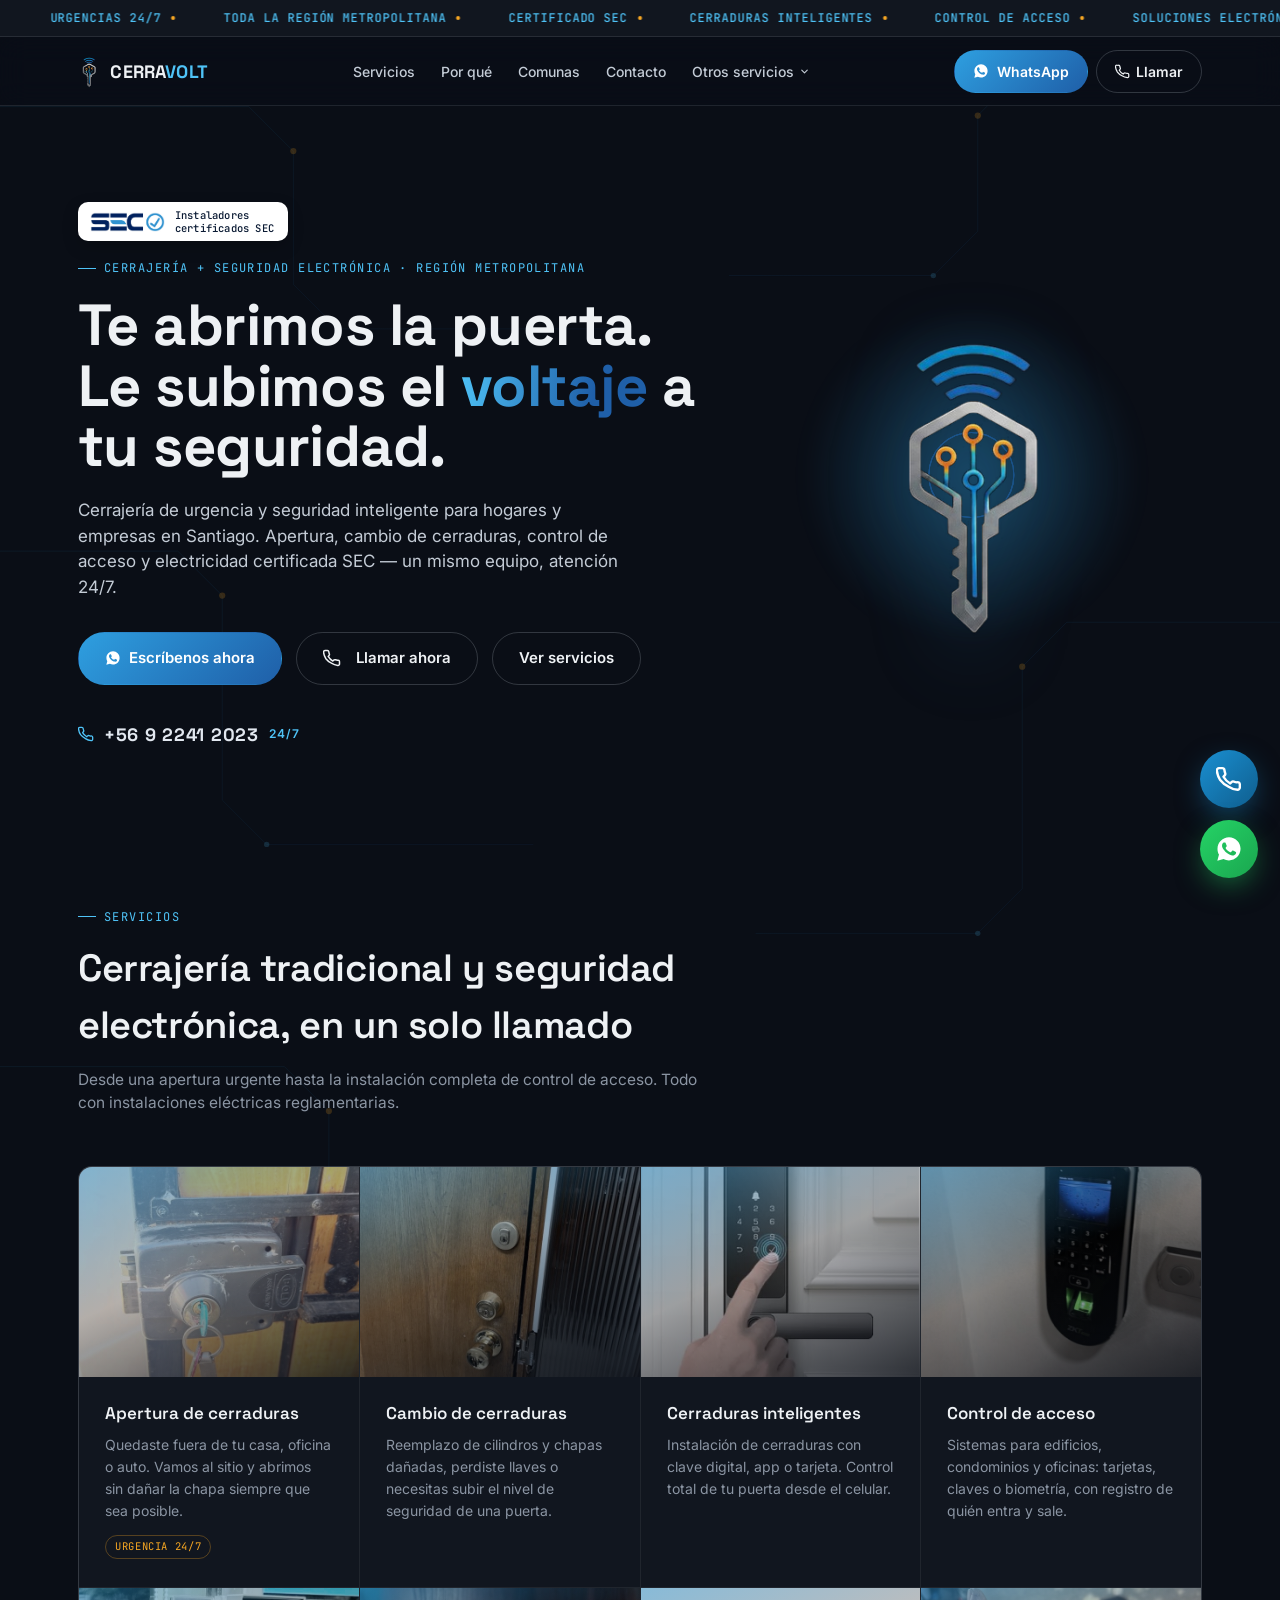
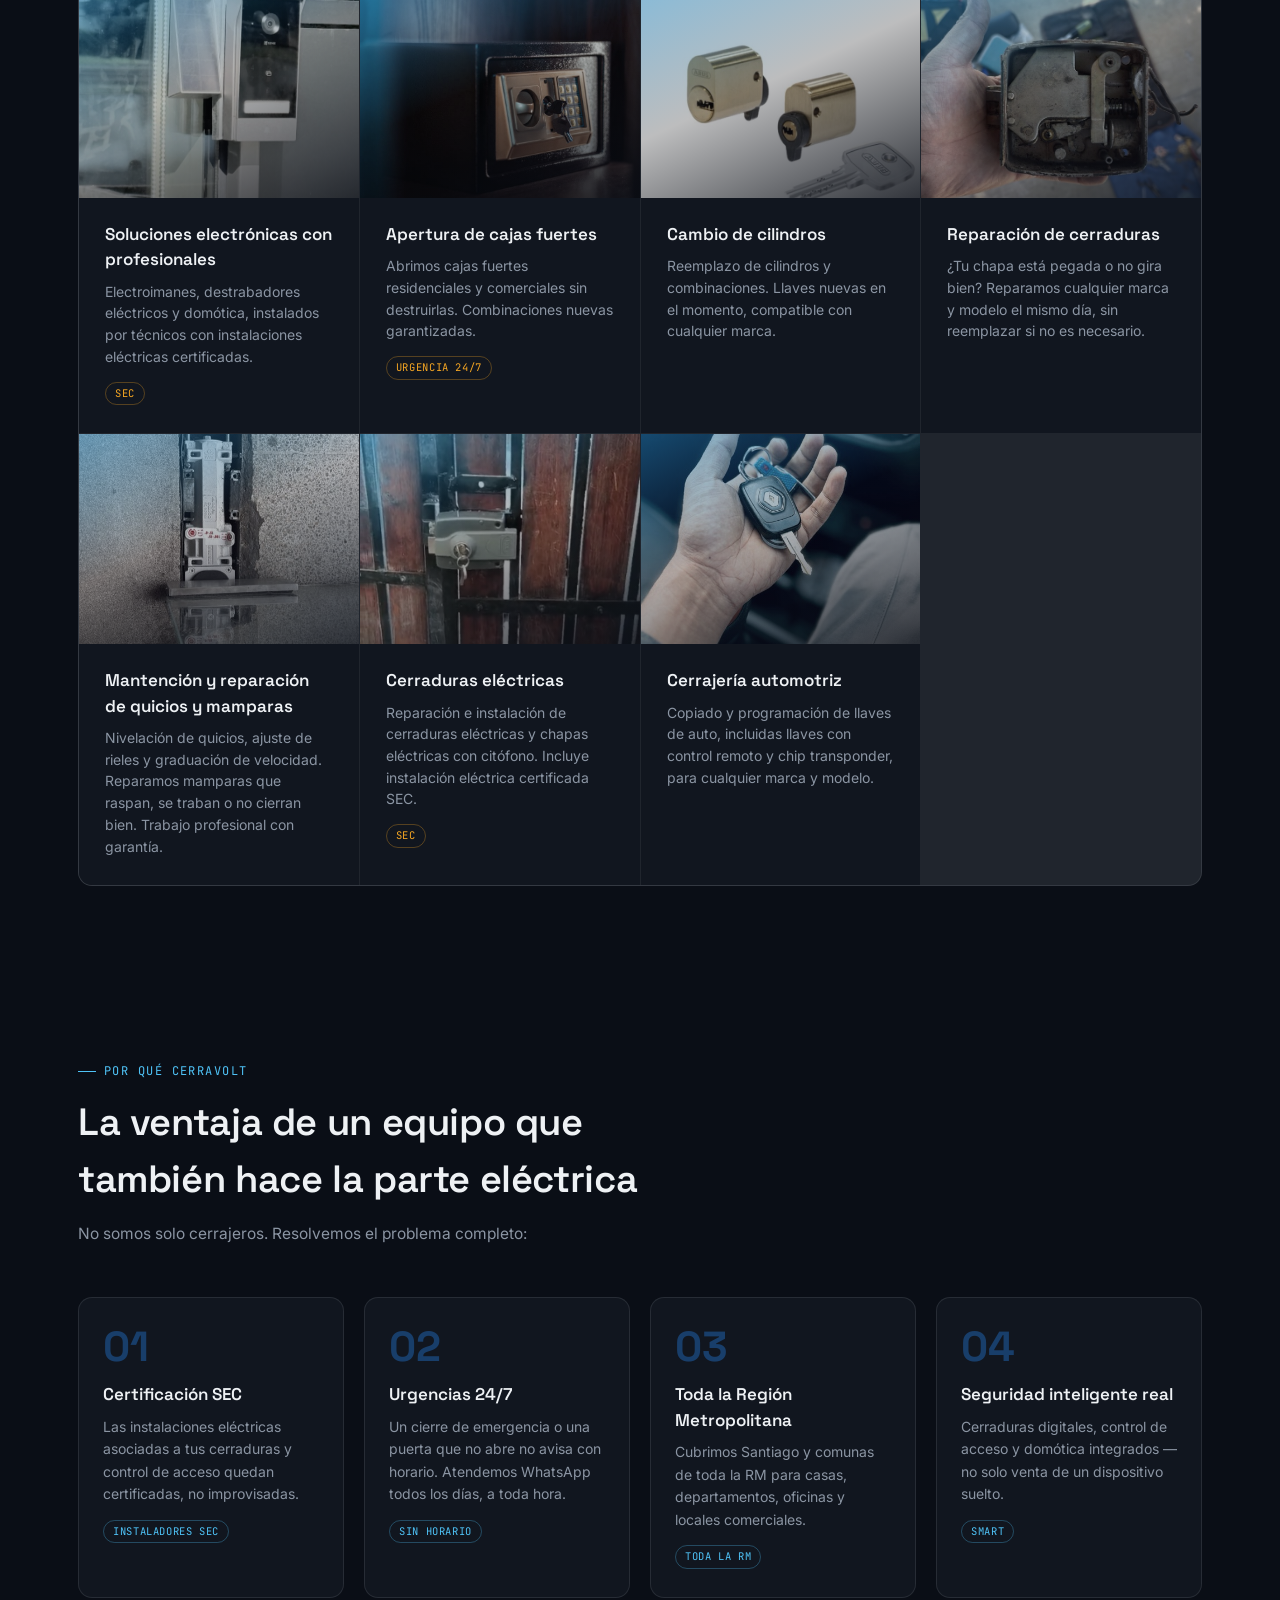
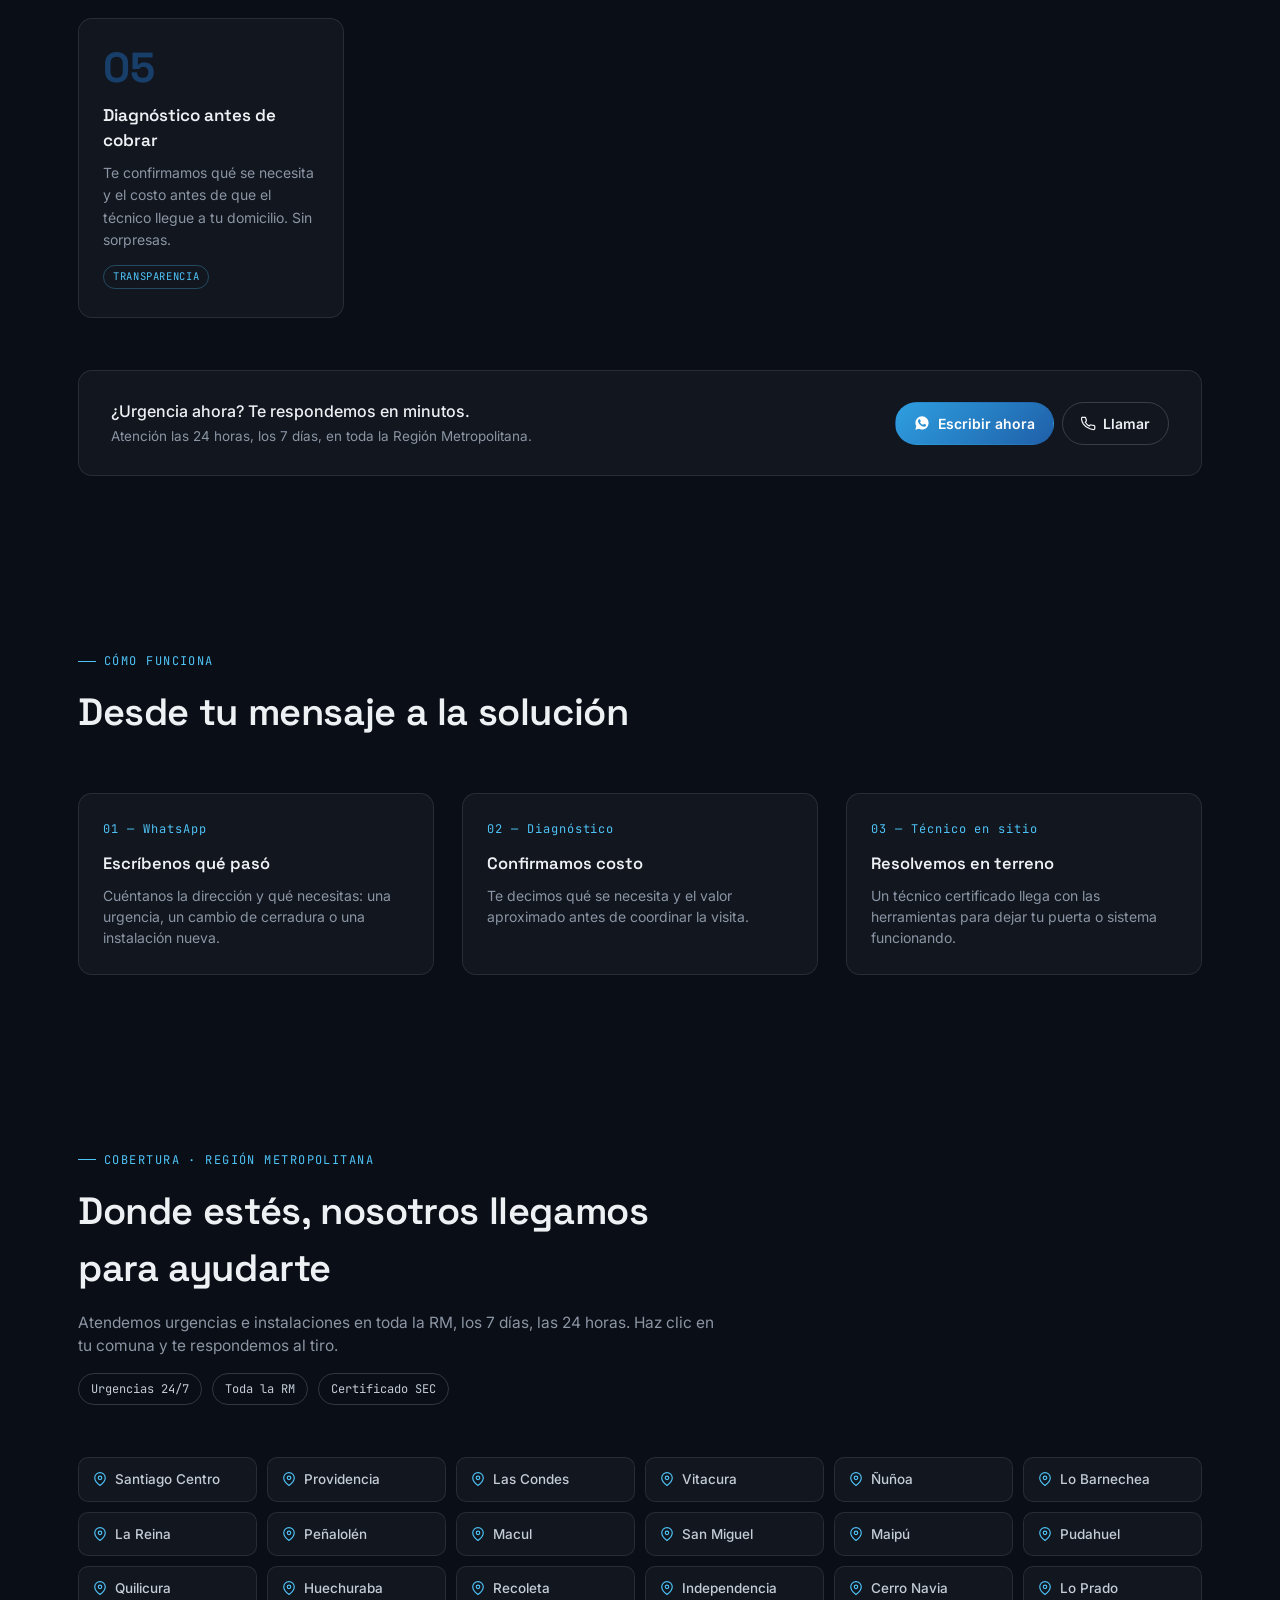
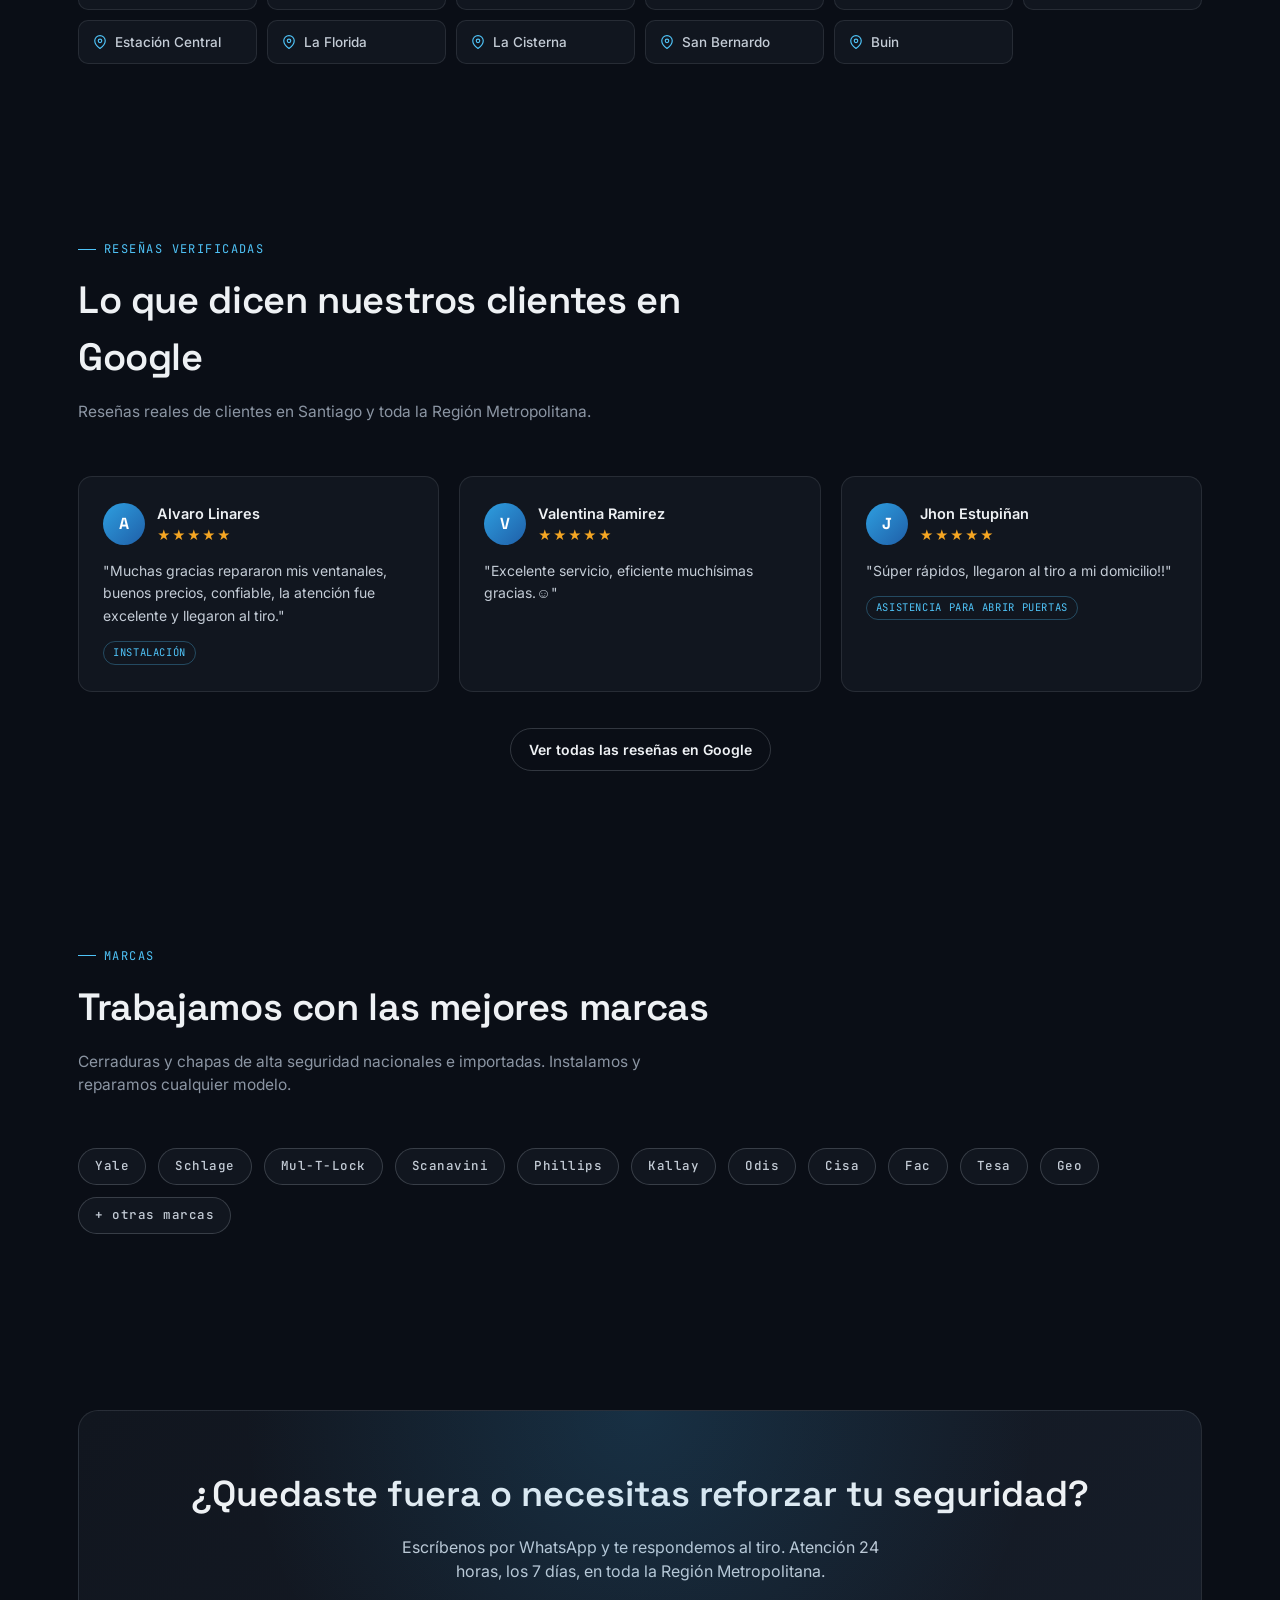
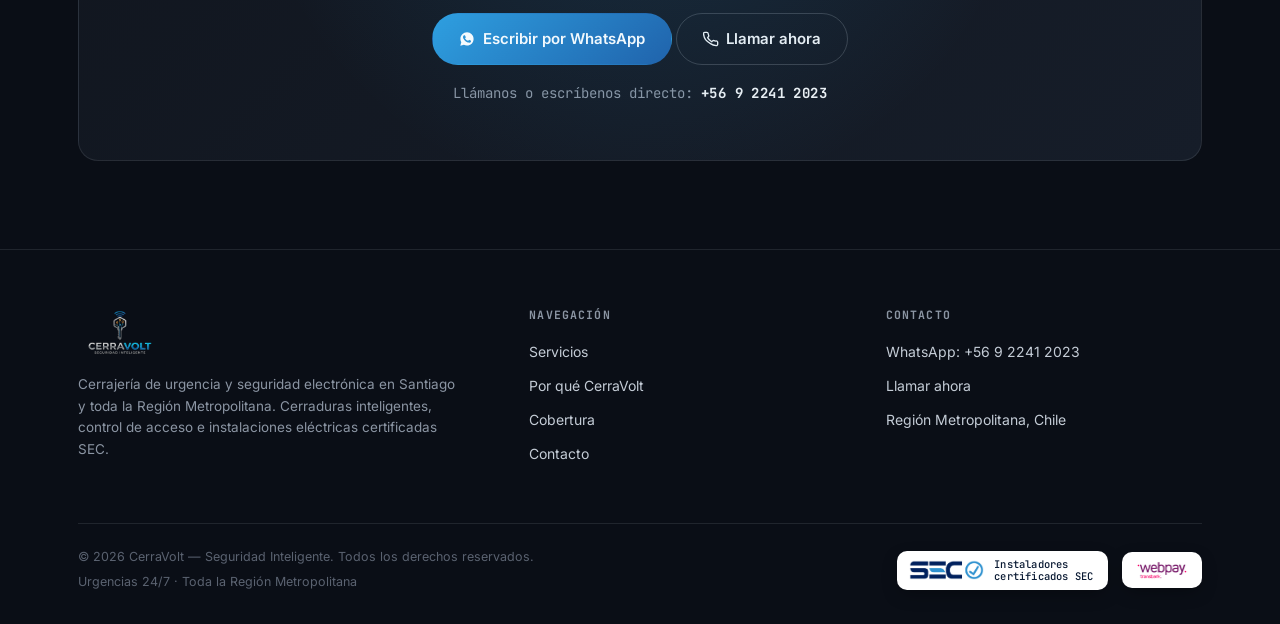
<file: index.html>
<!DOCTYPE html>
<html lang="es-CL">
<head>
<meta charset="UTF-8">
<meta name="viewport" content="width=device-width, initial-scale=1.0">
<!-- Google Tag Manager -->
<script>(function(w,d,s,l,i){w[l]=w[l]||[];w[l].push({'gtm.start':
new Date().getTime(),event:'gtm.js'});var f=d.getElementsByTagName(s)[0],
j=d.createElement(s),dl=l!='dataLayer'?'&l='+l:'';j.async=true;j.src=
'https://www.googletagmanager.com/gtm.js?id='+i+dl;f.parentNode.insertBefore(j,f);
})(window,document,'script','dataLayer','GTM-NPRLC8XR');</script>
<!-- End Google Tag Manager -->
<!-- Google tag (gtag.js) -->
<script async src="https://www.googletagmanager.com/gtag/js?id=AW-18318931266"></script>
<script>
  window.dataLayer = window.dataLayer || [];
  function gtag(){dataLayer.push(arguments);}
  gtag('js', new Date());

  gtag('config', 'AW-18318931266');
</script>
<!-- Event snippet for Contacto conversion page -->
<script>
function gtag_report_conversion(url) {
  var callback = function () {
    if (typeof(url) != 'undefined') {
      window.location = url;
    }
  };
  gtag('event', 'conversion', {
      'send_to': 'AW-18318931266/LsunCIqEoPIcEMLqkp9E',
      'event_callback': callback
  });
  return false;
}
</script>
<title>CerraVolt | Cerrajero de Urgencia y Seguridad Inteligente en Santiago RM</title>
<meta name="description" content="CerraVolt: cerrajería de urgencia 24/7 en toda la Región Metropolitana. Cambio de cerraduras, cerraduras inteligentes, control de acceso y electricidad certificada SEC.">
<link rel="icon" href="assets/img/logo-icon.png">
<link rel="preconnect" href="https://fonts.googleapis.com">
<link rel="preconnect" href="https://fonts.gstatic.com" crossorigin>
<link href="https://fonts.googleapis.com/css2?family=Space+Grotesk:wght@400;500;600;700&family=Inter:wght@400;500;600;700&family=JetBrains+Mono:wght@400;500&display=swap" rel="stylesheet">
<link rel="stylesheet" href="assets/css/site.css">
</head>
<body>
<!-- Google Tag Manager (noscript) -->
<noscript><iframe src="https://www.googletagmanager.com/ns.html?id=GTM-NPRLC8XR"
height="0" width="0" style="display:none;visibility:hidden"></iframe></noscript>
<!-- End Google Tag Manager (noscript) -->

<svg class="circuit-bg" id="circuitBg" viewBox="0 0 1440 1600" preserveAspectRatio="xMidYMin slice" xmlns="http://www.w3.org/2000/svg">
  <defs>
    <linearGradient id="traceGrad" x1="0" y1="0" x2="1" y2="1">
      <stop offset="0%" stop-color="#2e9fe0"/>
      <stop offset="100%" stop-color="#1f5fa8"/>
    </linearGradient>
  </defs>
  <g stroke="url(#traceGrad)" stroke-width="1" fill="none" opacity="0.18">
    <path d="M -50 120 H 280 L 330 170 V 320 L 380 370 H 700"/>
    <path d="M 1500 80 H 1150 L 1100 130 V 260 L 1050 310 H 820"/>
    <path d="M -50 620 H 200 L 250 670 V 900 L 300 950 H 600"/>
    <path d="M 1500 700 H 1200 L 1150 750 V 1000 L 1100 1050 H 850"/>
    <path d="M -50 1200 H 320 L 370 1250 V 1450 H 700"/>
  </g>
  <g fill="#f5a623" opacity="0.35">
    <circle cx="330" cy="170" r="3.5"/>
    <circle cx="1100" cy="130" r="3.5"/>
    <circle cx="250" cy="670" r="3.5"/>
    <circle cx="1150" cy="750" r="3.5"/>
    <circle cx="370" cy="1250" r="3.5"/>
  </g>
  <g fill="#4fc3f7" opacity="0.3">
    <circle cx="380" cy="370" r="3"/>
    <circle cx="1050" cy="310" r="3"/>
    <circle cx="300" cy="950" r="3"/>
    <circle cx="1100" cy="1050" r="3"/>
  </g>
</svg>

<div class="marquee">
  <div class="wrap" style="padding:0;">
    <div class="marquee-track" id="marqueeTrack">
    </div>
  </div>
</div>

<header class="nav">
  <div class="wrap nav-inner">
    <a href="#top" class="brand">
      <img src="assets/img/logo-icon.png" alt="CerraVolt">
      <span class="word">CERRA<span class="volt">VOLT</span></span>
    </a>
    <button type="button" class="nav-mobile-toggle" id="navMobileToggle" aria-label="Abrir menú" aria-expanded="false" aria-controls="navMobileMenu">
      <svg width="22" height="22" viewBox="0 0 24 24" fill="none" stroke="currentColor" stroke-width="2" stroke-linecap="round" stroke-linejoin="round"><line x1="3" y1="6" x2="21" y2="6"/><line x1="3" y1="12" x2="21" y2="12"/><line x1="3" y1="18" x2="21" y2="18"/></svg>
    </button>
    <nav class="nav-links">
      <a href="#servicios">Servicios</a>
      <a href="#por-que">Por qué</a>
      <a href="#cobertura">Comunas</a>
      <a href="#contacto">Contacto</a>
      <div class="nav-dropdown">
        <a href="#" class="nav-dropdown-toggle" onclick="return false;">
          Otros servicios
          <svg width="11" height="11" viewBox="0 0 24 24" fill="none" stroke="currentColor" stroke-width="2.5" stroke-linecap="round" stroke-linejoin="round"><polyline points="6 9 12 15 18 9"/></svg>
        </a>
        <div class="nav-dropdown-menu">
          <a href="quicios-vidrios/">Quicios, mamparas y vidrios</a>
          <a href="electricidad/">Soluciones eléctricas y electrónicas</a>
        </div>
      </div>
    </nav>
    <div style="display:flex;align-items:center;gap:8px;">
    <a class="btn btn-primary" id="navWaBtn" href="#" target="_blank" rel="noopener">
      <svg class="icon-wa" viewBox="0 0 24 24"><path fill="currentColor" d="M12.04 2C6.58 2 2.13 6.45 2.13 11.91c0 1.79.47 3.46 1.29 4.91L2 22l5.31-1.39c1.39.76 2.98 1.19 4.67 1.19h.01c5.46 0 9.91-4.45 9.91-9.91C21.9 6.45 17.5 2 12.04 2zm5.81 14.07c-.25.7-1.45 1.34-2 1.43-.51.08-1.15.11-1.86-.12-.43-.13-.98-.32-1.69-.62-2.97-1.28-4.91-4.27-5.06-4.47-.15-.2-1.21-1.61-1.21-3.07 0-1.46.77-2.18 1.04-2.47.27-.29.59-.36.79-.36.2 0 .4 0 .57.01.18.01.43-.07.67.51.25.6.85 2.07.92 2.22.07.15.12.33.02.53-.1.2-.15.32-.3.49-.15.17-.31.38-.45.51-.15.15-.3.31-.13.6.17.29.76 1.25 1.63 2.02 1.12 1 2.06 1.31 2.36 1.46.3.15.47.13.65-.08.18-.21.76-.88.96-1.18.2-.3.4-.25.67-.15.27.1 1.74.82 2.04.97.3.15.5.22.57.34.07.13.07.74-.18 1.44z"/></svg>
      WhatsApp
    </a>
    <a class="btn btn-ghost" href="tel:+56922412023" style="display:inline-flex;align-items:center;gap:6px;">
      <svg width="15" height="15" viewBox="0 0 24 24" fill="none" stroke="currentColor" stroke-width="2" stroke-linecap="round" stroke-linejoin="round"><path d="M22 16.92v3a2 2 0 01-2.18 2 19.79 19.79 0 01-8.63-3.07A19.5 19.5 0 013.86 13a19.79 19.79 0 01-3.07-8.67A2 2 0 012.77 2h3a2 2 0 012 1.72c.127.96.361 1.903.7 2.81a2 2 0 01-.45 2.11L6.91 9.91a16 16 0 006.18 6.18l1.27-1.27a2 2 0 012.11-.45c.907.339 1.85.573 2.81.7A2 2 0 0122 16.92z"/></svg>
      Llamar
    </a>
    </div>
  </div>
  <div class="nav-mobile-menu" id="navMobileMenu">
    <a href="#servicios">Servicios</a>
    <a href="#por-que">Por qué CerraVolt</a>
    <a href="#cobertura">Comunas</a>
    <a href="#marcas">Marcas</a>
    <a href="#contacto">Contacto</a>
    <div class="nav-mobile-divider"></div>
    <span class="nav-mobile-label">Otros servicios</span>
    <a href="quicios-vidrios/">Quicios, mamparas y vidrios</a>
    <a href="electricidad/">Soluciones eléctricas y electrónicas</a>
    <div class="nav-mobile-divider"></div>
    <a class="btn btn-primary nav-mobile-wa-btn" href="#" target="_blank" rel="noopener">
      <svg class="icon-wa" viewBox="0 0 24 24"><path fill="currentColor" d="M12.04 2C6.58 2 2.13 6.45 2.13 11.91c0 1.79.47 3.46 1.29 4.91L2 22l5.31-1.39c1.39.76 2.98 1.19 4.67 1.19h.01c5.46 0 9.91-4.45 9.91-9.91C21.9 6.45 17.5 2 12.04 2zm5.81 14.07c-.25.7-1.45 1.34-2 1.43-.51.08-1.15.11-1.86-.12-.43-.13-.98-.32-1.69-.62-2.97-1.28-4.91-4.27-5.06-4.47-.15-.2-1.21-1.61-1.21-3.07 0-1.46.77-2.18 1.04-2.47.27-.29.59-.36.79-.36.2 0 .4 0 .57.01.18.01.43-.07.67.51.25.6.85 2.07.92 2.22.07.15.12.33.02.53-.1.2-.15.32-.3.49-.15.17-.31.38-.45.51-.15.15-.3.31-.13.6.17.29.76 1.25 1.63 2.02 1.12 1 2.06 1.31 2.36 1.46.3.15.47.13.65-.08.18-.21.76-.88.96-1.18.2-.3.4-.25.67-.15.27.1 1.74.82 2.04.97.3.15.5.22.57.34.07.13.07.74-.18 1.44z"/></svg>
      Escribir por WhatsApp
    </a>
    <a class="btn btn-ghost" href="tel:+56922412023" style="display:inline-flex;align-items:center;justify-content:center;gap:6px;">
      <svg width="15" height="15" viewBox="0 0 24 24" fill="none" stroke="currentColor" stroke-width="2" stroke-linecap="round" stroke-linejoin="round"><path d="M22 16.92v3a2 2 0 01-2.18 2 19.79 19.79 0 01-8.63-3.07A19.5 19.5 0 013.86 13a19.79 19.79 0 01-3.07-8.67A2 2 0 012.77 2h3a2 2 0 012 1.72c.127.96.361 1.903.7 2.81a2 2 0 01-.45 2.11L6.91 9.91a16 16 0 006.18 6.18l1.27-1.27a2 2 0 012.11-.45c.907.339 1.85.573 2.81.7A2 2 0 0122 16.92z"/></svg>
      Llamar ahora
    </a>
  </div>
</header>

<main id="top">

  <section class="hero">
    <div class="wrap hero-grid">
      <div>
        <div class="sec-badge" style="margin-bottom:18px;">
          <img src="assets/img/sec-badge.png" alt="SEC">
          <span>Instaladores<br>certificados SEC</span>
        </div>
        <div class="eyebrow">Cerrajería + seguridad electrónica · Región Metropolitana</div>
        <h1>Te abrimos la puerta.<br>Le subimos el <span class="accent">voltaje</span> a tu seguridad.</h1>
        <p class="lead">Cerrajería de urgencia y seguridad inteligente para hogares y empresas en Santiago. Apertura, cambio de cerraduras, control de acceso y electricidad certificada SEC — un mismo equipo, atención 24/7.</p>
        <div class="hero-cta">
          <a class="btn btn-primary btn-lg hero-wa-btn" href="#" target="_blank" rel="noopener">
            <svg class="icon-wa" viewBox="0 0 24 24"><path fill="currentColor" d="M12.04 2C6.58 2 2.13 6.45 2.13 11.91c0 1.79.47 3.46 1.29 4.91L2 22l5.31-1.39c1.39.76 2.98 1.19 4.67 1.19h.01c5.46 0 9.91-4.45 9.91-9.91C21.9 6.45 17.5 2 12.04 2zm5.81 14.07c-.25.7-1.45 1.34-2 1.43-.51.08-1.15.11-1.86-.12-.43-.13-.98-.32-1.69-.62-2.97-1.28-4.91-4.27-5.06-4.47-.15-.2-1.21-1.61-1.21-3.07 0-1.46.77-2.18 1.04-2.47.27-.29.59-.36.79-.36.2 0 .4 0 .57.01.18.01.43-.07.67.51.25.6.85 2.07.92 2.22.07.15.12.33.02.53-.1.2-.15.32-.3.49-.15.17-.31.38-.45.51-.15.15-.3.31-.13.6.17.29.76 1.25 1.63 2.02 1.12 1 2.06 1.31 2.36 1.46.3.15.47.13.65-.08.18-.21.76-.88.96-1.18.2-.3.4-.25.67-.15.27.1 1.74.82 2.04.97.3.15.5.22.57.34.07.13.07.74-.18 1.44z"/></svg>
            Escríbenos ahora
          </a>
          <a class="btn btn-ghost btn-lg" href="tel:+56922412023">
            <svg width="18" height="18" viewBox="0 0 24 24" fill="none" stroke="currentColor" stroke-width="2" stroke-linecap="round" stroke-linejoin="round" style="margin-right:7px;flex-shrink:0"><path d="M22 16.92v3a2 2 0 01-2.18 2 19.79 19.79 0 01-8.63-3.07A19.5 19.5 0 013.86 13a19.79 19.79 0 01-3.07-8.67A2 2 0 012.77 2h3a2 2 0 012 1.72c.127.96.361 1.903.7 2.81a2 2 0 01-.45 2.11L6.91 9.91a16 16 0 006.18 6.18l1.27-1.27a2 2 0 012.11-.45c.907.339 1.85.573 2.81.7A2 2 0 0122 16.92z"/></svg>
            Llamar ahora
          </a>
          <a class="btn btn-ghost btn-lg" href="#servicios">Ver servicios</a>
        </div>
        <div class="hero-phone-display" style="margin-top:14px; display:flex; align-items:center; gap:10px;">
          <svg width="16" height="16" viewBox="0 0 24 24" fill="none" stroke="#4fc3f7" stroke-width="2" stroke-linecap="round" stroke-linejoin="round"><path d="M22 16.92v3a2 2 0 01-2.18 2 19.79 19.79 0 01-8.63-3.07A19.5 19.5 0 013.86 13a19.79 19.79 0 01-3.07-8.67A2 2 0 012.77 2h3a2 2 0 012 1.72c.127.96.361 1.903.7 2.81a2 2 0 01-.45 2.11L6.91 9.91a16 16 0 006.18 6.18l1.27-1.27a2 2 0 012.11-.45c.907.339 1.85.573 2.81.7A2 2 0 0122 16.92z"/></svg>
          <a href="tel:+56922412023" style="color:#e2e8f0; font-size:18px; font-weight:700; letter-spacing:0.04em; text-decoration:none; font-family:var(--display);">+56 9 2241 2023</a>
          <span style="font-size:12px; color:#4fc3f7; font-weight:600; letter-spacing:0.08em;">24/7</span>
        </div>
      </div>
      <div class="hero-visual">
        <svg class="rings" viewBox="0 0 320 320">
          <circle class="ring r1" cx="160" cy="160" r="40"/>
          <circle class="ring r2" cx="160" cy="160" r="40"/>
          <circle class="ring r3" cx="160" cy="160" r="40"/>
        </svg>
        <div class="glow"></div>
        <img src="assets/img/hero-key.png" alt="Llave inteligente CerraVolt">
      </div>
    </div>
  </section>

  <section id="servicios">
    <div class="wrap">
      <div class="section-head">
        <div class="eyebrow">Servicios</div>
        <h2>Cerrajería tradicional y seguridad electrónica, en un solo llamado</h2>
        <p>Desde una apertura urgente hasta la instalación completa de control de acceso. Todo con instalaciones eléctricas reglamentarias.</p>
      </div>
      <div class="services-grid">

        <div class="service-card">
          <div class="thumb"><img src="assets/img/services/apertura-cerraduras.jpg" alt="Apertura de cerraduras" loading="lazy"></div>
          <div class="body">
            <h3>Apertura de cerraduras</h3>
            <p>Quedaste fuera de tu casa, oficina o auto. Vamos al sitio y abrimos sin dañar la chapa siempre que sea posible.</p>
          <span class="tag">Urgencia 24/7</span>
          </div>
        </div>

        <div class="service-card">
          <div class="thumb"><img src="assets/img/services/cambio-cerraduras.jpg" alt="Cambio de cerraduras" loading="lazy"></div>
          <div class="body">
            <h3>Cambio de cerraduras</h3>
            <p>Reemplazo de cilindros y chapas dañadas, perdiste llaves o necesitas subir el nivel de seguridad de una puerta.</p>
          </div>
        </div>

        <div class="service-card">
          <div class="thumb"><img src="assets/img/services/cerraduras-inteligentes.jpg" alt="Cerraduras inteligentes" loading="lazy"></div>
          <div class="body">
            <h3>Cerraduras inteligentes</h3>
            <p>Instalación de cerraduras con clave digital, app o tarjeta. Control total de tu puerta desde el celular.</p>
          </div>
        </div>

        <div class="service-card">
          <div class="thumb"><img src="assets/img/services/control-acceso.jpg" alt="Control de acceso" loading="lazy"></div>
          <div class="body">
            <h3>Control de acceso</h3>
            <p>Sistemas para edificios, condominios y oficinas: tarjetas, claves o biometría, con registro de quién entra y sale.</p>
          </div>
        </div>

        <div class="service-card">
          <div class="thumb"><img src="assets/img/services/soluciones-electronicas.jpg" alt="Soluciones electrónicas con profesionales" loading="lazy"></div>
          <div class="body">
            <h3>Soluciones electrónicas con profesionales</h3>
            <p>Electroimanes, destrabadores eléctricos y domótica, instalados por técnicos con instalaciones eléctricas certificadas.</p>
          <span class="tag">SEC</span>
          </div>
        </div>

        <div class="service-card">
          <div class="thumb"><img src="assets/img/services/cajas-fuertes.jpg" alt="Apertura de cajas fuertes" loading="lazy"></div>
          <div class="body">
            <h3>Apertura de cajas fuertes</h3>
            <p>Abrimos cajas fuertes residenciales y comerciales sin destruirlas. Combinaciones nuevas garantizadas.</p>
          <span class="tag">Urgencia 24/7</span>
          </div>
        </div>

        <div class="service-card">
          <div class="thumb"><img src="assets/img/services/cambio-cilindros.jpg" alt="Cambio de cilindros" loading="lazy"></div>
          <div class="body">
            <h3>Cambio de cilindros</h3>
            <p>Reemplazo de cilindros y combinaciones. Llaves nuevas en el momento, compatible con cualquier marca.</p>
          </div>
        </div>

        <div class="service-card">
          <div class="thumb"><img src="assets/img/services/reparacion-cerraduras.jpg" alt="Reparación de cerraduras" loading="lazy"></div>
          <div class="body">
            <h3>Reparación de cerraduras</h3>
            <p>¿Tu chapa está pegada o no gira bien? Reparamos cualquier marca y modelo el mismo día, sin reemplazar si no es necesario.</p>
          </div>
        </div>

        <div class="service-card">
          <div class="thumb"><img src="assets/img/services/quicios-mamparas.jpg" alt="Mantención y reparación de quicios y mamparas" loading="lazy"></div>
          <div class="body">
            <h3>Mantención y reparación de quicios y mamparas</h3>
            <p>Nivelación de quicios, ajuste de rieles y graduación de velocidad. Reparamos mamparas que raspan, se traban o no cierran bien. Trabajo profesional con garantía.</p>
          </div>
        </div>

        <div class="service-card">
          <div class="thumb"><img src="assets/img/services/cerraduras-electricas.jpg" alt="Cerraduras eléctricas" loading="lazy"></div>
          <div class="body">
            <h3>Cerraduras eléctricas</h3>
            <p>Reparación e instalación de cerraduras eléctricas y chapas eléctricas con citófono. Incluye instalación eléctrica certificada SEC.</p>
          <span class="tag">SEC</span>
          </div>
        </div>

        <div class="service-card">
          <div class="thumb"><img src="assets/img/services/cerrajeria-automotriz.jpg" alt="Cerrajería automotriz" loading="lazy"></div>
          <div class="body">
            <h3>Cerrajería automotriz</h3>
            <p>Copiado y programación de llaves de auto, incluidas llaves con control remoto y chip transponder, para cualquier marca y modelo.</p>
          </div>
        </div>

      </div>
    </div>
  </section>

  <section id="por-que">
    <div class="wrap">
      <div class="section-head">
        <div class="eyebrow">Por qué CerraVolt</div>
        <h2>La ventaja de un equipo que también hace la parte eléctrica</h2>
        <p>No somos solo cerrajeros. Resolvemos el problema completo:</p>
      </div>
      <div class="why-cards">
        <div class="why-card">
          <div class="wn">01</div>
          <h3>Certificación SEC</h3>
          <p>Las instalaciones eléctricas asociadas a tus cerraduras y control de acceso quedan certificadas, no improvisadas.</p>
          <span class="wtag">Instaladores SEC</span>
        </div>
        <div class="why-card">
          <div class="wn">02</div>
          <h3>Urgencias 24/7</h3>
          <p>Un cierre de emergencia o una puerta que no abre no avisa con horario. Atendemos WhatsApp todos los días, a toda hora.</p>
          <span class="wtag">Sin horario</span>
        </div>
        <div class="why-card">
          <div class="wn">03</div>
          <h3>Toda la Región Metropolitana</h3>
          <p>Cubrimos Santiago y comunas de toda la RM para casas, departamentos, oficinas y locales comerciales.</p>
          <span class="wtag">Toda la RM</span>
        </div>
        <div class="why-card">
          <div class="wn">04</div>
          <h3>Seguridad inteligente real</h3>
          <p>Cerraduras digitales, control de acceso y domótica integrados — no solo venta de un dispositivo suelto.</p>
          <span class="wtag">Smart</span>
        </div>
        <div class="why-card">
          <div class="wn">05</div>
          <h3>Diagnóstico antes de cobrar</h3>
          <p>Te confirmamos qué se necesita y el costo antes de que el técnico llegue a tu domicilio. Sin sorpresas.</p>
          <span class="wtag">Transparencia</span>
        </div>
      </div>
      <div class="mid-cta">
        <div>
          <p>¿Urgencia ahora? Te respondemos en minutos.</p>
          <span>Atención las 24 horas, los 7 días, en toda la Región Metropolitana.</span>
        </div>
        <div style="display:flex;align-items:center;gap:8px;">
        <a class="btn btn-primary" id="midWaBtn" href="#" target="_blank" rel="noopener">
          <svg width="16" height="16" viewBox="0 0 24 24"><path fill="currentColor" d="M12.04 2C6.58 2 2.13 6.45 2.13 11.91c0 1.79.47 3.46 1.29 4.91L2 22l5.31-1.39c1.39.76 2.98 1.19 4.67 1.19h.01c5.46 0 9.91-4.45 9.91-9.91C21.9 6.45 17.5 2 12.04 2zm5.81 14.07c-.25.7-1.45 1.34-2 1.43-.51.08-1.15.11-1.86-.12-.43-.13-.98-.32-1.69-.62-2.97-1.28-4.91-4.27-5.06-4.47-.15-.2-1.21-1.61-1.21-3.07 0-1.46.77-2.18 1.04-2.47.27-.29.59-.36.79-.36.2 0 .4 0 .57.01.18.01.43-.07.67.51.25.6.85 2.07.92 2.22.07.15.12.33.02.53-.1.2-.15.32-.3.49-.15.17-.31.38-.45.51-.15.15-.3.31-.13.6.17.29.76 1.25 1.63 2.02 1.12 1 2.06 1.31 2.36 1.46.3.15.47.13.65-.08.18-.21.76-.88.96-1.18.2-.3.4-.25.67-.15.27.1 1.74.82 2.04.97.3.15.5.22.57.34.07.13.07.74-.18 1.44z"/></svg>
          Escribir ahora
        </a>
        <a class="btn btn-ghost" href="tel:+56922412023" style="display:inline-flex;align-items:center;gap:7px;">
          <svg width="15" height="15" viewBox="0 0 24 24" fill="none" stroke="currentColor" stroke-width="2" stroke-linecap="round" stroke-linejoin="round"><path d="M22 16.92v3a2 2 0 01-2.18 2 19.79 19.79 0 01-8.63-3.07A19.5 19.5 0 013.86 13a19.79 19.79 0 01-3.07-8.67A2 2 0 012.77 2h3a2 2 0 012 1.72c.127.96.361 1.903.7 2.81a2 2 0 01-.45 2.11L6.91 9.91a16 16 0 006.18 6.18l1.27-1.27a2 2 0 012.11-.45c.907.339 1.85.573 2.81.7A2 2 0 0122 16.92z"/></svg>
          Llamar
        </a>
        </div>
      </div>
    </div>
  </section>

  <section id="como-funciona">
    <div class="wrap">
      <div class="section-head">
        <div class="eyebrow">Cómo funciona</div>
        <h2>Desde tu mensaje a la solución</h2>
      </div>
      <div class="steps">
        <div class="step">
          <div class="n">01 — WhatsApp</div>
          <h3>Escríbenos qué pasó</h3>
          <p>Cuéntanos la dirección y qué necesitas: una urgencia, un cambio de cerradura o una instalación nueva.</p>
        </div>
        <div class="step">
          <div class="n">02 — Diagnóstico</div>
          <h3>Confirmamos costo</h3>
          <p>Te decimos qué se necesita y el valor aproximado antes de coordinar la visita.</p>
        </div>
        <div class="step">
          <div class="n">03 — Técnico en sitio</div>
          <h3>Resolvemos en terreno</h3>
          <p>Un técnico certificado llega con las herramientas para dejar tu puerta o sistema funcionando.</p>
        </div>
      </div>
    </div>
  </section>

  <section id="cobertura">
    <div class="wrap">
      <div class="section-head">
        <div class="eyebrow">Cobertura · Región Metropolitana</div>
        <h2>Donde estés, nosotros llegamos para ayudarte</h2>
        <p>Atendemos urgencias e instalaciones en toda la RM, los 7 días, las 24 horas. Haz clic en tu comuna y te respondemos al tiro.</p>
        <div class="chips" style="margin-top:16px;">
          <span class="chip">Urgencias 24/7</span>
          <span class="chip">Toda la RM</span>
          <span class="chip">Certificado SEC</span>
        </div>
      </div>
      <div class="communes-grid">
        <a class="commune-btn" href="https://wa.me/56922412023?text=Necesito%20un%20cerrajero%20en%20Santiago%20Centro" target="_blank" rel="noopener"><svg width="14" height="14" viewBox="0 0 24 24" fill="none" stroke="currentColor" stroke-width="2"><path d="M21 10c0 7-9 13-9 13S3 17 3 10a9 9 0 0118 0z"/><circle cx="12" cy="10" r="3"/></svg>Santiago Centro</a>
        <a class="commune-btn" href="https://wa.me/56922412023?text=Necesito%20un%20cerrajero%20en%20Providencia" target="_blank" rel="noopener"><svg width="14" height="14" viewBox="0 0 24 24" fill="none" stroke="currentColor" stroke-width="2"><path d="M21 10c0 7-9 13-9 13S3 17 3 10a9 9 0 0118 0z"/><circle cx="12" cy="10" r="3"/></svg>Providencia</a>
        <a class="commune-btn" href="https://wa.me/56922412023?text=Necesito%20un%20cerrajero%20en%20Las%20Condes" target="_blank" rel="noopener"><svg width="14" height="14" viewBox="0 0 24 24" fill="none" stroke="currentColor" stroke-width="2"><path d="M21 10c0 7-9 13-9 13S3 17 3 10a9 9 0 0118 0z"/><circle cx="12" cy="10" r="3"/></svg>Las Condes</a>
        <a class="commune-btn" href="https://wa.me/56922412023?text=Necesito%20un%20cerrajero%20en%20Vitacura" target="_blank" rel="noopener"><svg width="14" height="14" viewBox="0 0 24 24" fill="none" stroke="currentColor" stroke-width="2"><path d="M21 10c0 7-9 13-9 13S3 17 3 10a9 9 0 0118 0z"/><circle cx="12" cy="10" r="3"/></svg>Vitacura</a>
        <a class="commune-btn" href="https://wa.me/56922412023?text=Necesito%20un%20cerrajero%20en%20%C3%91u%C3%B1oa" target="_blank" rel="noopener"><svg width="14" height="14" viewBox="0 0 24 24" fill="none" stroke="currentColor" stroke-width="2"><path d="M21 10c0 7-9 13-9 13S3 17 3 10a9 9 0 0118 0z"/><circle cx="12" cy="10" r="3"/></svg>Ñuñoa</a>
        <a class="commune-btn" href="https://wa.me/56922412023?text=Necesito%20un%20cerrajero%20en%20Lo%20Barnechea" target="_blank" rel="noopener"><svg width="14" height="14" viewBox="0 0 24 24" fill="none" stroke="currentColor" stroke-width="2"><path d="M21 10c0 7-9 13-9 13S3 17 3 10a9 9 0 0118 0z"/><circle cx="12" cy="10" r="3"/></svg>Lo Barnechea</a>
        <a class="commune-btn" href="https://wa.me/56922412023?text=Necesito%20un%20cerrajero%20en%20La%20Reina" target="_blank" rel="noopener"><svg width="14" height="14" viewBox="0 0 24 24" fill="none" stroke="currentColor" stroke-width="2"><path d="M21 10c0 7-9 13-9 13S3 17 3 10a9 9 0 0118 0z"/><circle cx="12" cy="10" r="3"/></svg>La Reina</a>
        <a class="commune-btn" href="https://wa.me/56922412023?text=Necesito%20un%20cerrajero%20en%20Pe%C3%B1alol%C3%A9n" target="_blank" rel="noopener"><svg width="14" height="14" viewBox="0 0 24 24" fill="none" stroke="currentColor" stroke-width="2"><path d="M21 10c0 7-9 13-9 13S3 17 3 10a9 9 0 0118 0z"/><circle cx="12" cy="10" r="3"/></svg>Peñalolén</a>
        <a class="commune-btn" href="https://wa.me/56922412023?text=Necesito%20un%20cerrajero%20en%20Macul" target="_blank" rel="noopener"><svg width="14" height="14" viewBox="0 0 24 24" fill="none" stroke="currentColor" stroke-width="2"><path d="M21 10c0 7-9 13-9 13S3 17 3 10a9 9 0 0118 0z"/><circle cx="12" cy="10" r="3"/></svg>Macul</a>
        <a class="commune-btn" href="https://wa.me/56922412023?text=Necesito%20un%20cerrajero%20en%20San%20Miguel" target="_blank" rel="noopener"><svg width="14" height="14" viewBox="0 0 24 24" fill="none" stroke="currentColor" stroke-width="2"><path d="M21 10c0 7-9 13-9 13S3 17 3 10a9 9 0 0118 0z"/><circle cx="12" cy="10" r="3"/></svg>San Miguel</a>
        <a class="commune-btn" href="https://wa.me/56922412023?text=Necesito%20un%20cerrajero%20en%20Maip%C3%BA" target="_blank" rel="noopener"><svg width="14" height="14" viewBox="0 0 24 24" fill="none" stroke="currentColor" stroke-width="2"><path d="M21 10c0 7-9 13-9 13S3 17 3 10a9 9 0 0118 0z"/><circle cx="12" cy="10" r="3"/></svg>Maipú</a>
        <a class="commune-btn" href="https://wa.me/56922412023?text=Necesito%20un%20cerrajero%20en%20Pudahuel" target="_blank" rel="noopener"><svg width="14" height="14" viewBox="0 0 24 24" fill="none" stroke="currentColor" stroke-width="2"><path d="M21 10c0 7-9 13-9 13S3 17 3 10a9 9 0 0118 0z"/><circle cx="12" cy="10" r="3"/></svg>Pudahuel</a>
        <a class="commune-btn" href="https://wa.me/56922412023?text=Necesito%20un%20cerrajero%20en%20Quilicura" target="_blank" rel="noopener"><svg width="14" height="14" viewBox="0 0 24 24" fill="none" stroke="currentColor" stroke-width="2"><path d="M21 10c0 7-9 13-9 13S3 17 3 10a9 9 0 0118 0z"/><circle cx="12" cy="10" r="3"/></svg>Quilicura</a>
        <a class="commune-btn" href="https://wa.me/56922412023?text=Necesito%20un%20cerrajero%20en%20Huechuraba" target="_blank" rel="noopener"><svg width="14" height="14" viewBox="0 0 24 24" fill="none" stroke="currentColor" stroke-width="2"><path d="M21 10c0 7-9 13-9 13S3 17 3 10a9 9 0 0118 0z"/><circle cx="12" cy="10" r="3"/></svg>Huechuraba</a>
        <a class="commune-btn" href="https://wa.me/56922412023?text=Necesito%20un%20cerrajero%20en%20Recoleta" target="_blank" rel="noopener"><svg width="14" height="14" viewBox="0 0 24 24" fill="none" stroke="currentColor" stroke-width="2"><path d="M21 10c0 7-9 13-9 13S3 17 3 10a9 9 0 0118 0z"/><circle cx="12" cy="10" r="3"/></svg>Recoleta</a>
        <a class="commune-btn" href="https://wa.me/56922412023?text=Necesito%20un%20cerrajero%20en%20Independencia" target="_blank" rel="noopener"><svg width="14" height="14" viewBox="0 0 24 24" fill="none" stroke="currentColor" stroke-width="2"><path d="M21 10c0 7-9 13-9 13S3 17 3 10a9 9 0 0118 0z"/><circle cx="12" cy="10" r="3"/></svg>Independencia</a>
        <a class="commune-btn" href="https://wa.me/56922412023?text=Necesito%20un%20cerrajero%20en%20Cerro%20Navia" target="_blank" rel="noopener"><svg width="14" height="14" viewBox="0 0 24 24" fill="none" stroke="currentColor" stroke-width="2"><path d="M21 10c0 7-9 13-9 13S3 17 3 10a9 9 0 0118 0z"/><circle cx="12" cy="10" r="3"/></svg>Cerro Navia</a>
        <a class="commune-btn" href="https://wa.me/56922412023?text=Necesito%20un%20cerrajero%20en%20Lo%20Prado" target="_blank" rel="noopener"><svg width="14" height="14" viewBox="0 0 24 24" fill="none" stroke="currentColor" stroke-width="2"><path d="M21 10c0 7-9 13-9 13S3 17 3 10a9 9 0 0118 0z"/><circle cx="12" cy="10" r="3"/></svg>Lo Prado</a>
        <a class="commune-btn" href="https://wa.me/56922412023?text=Necesito%20un%20cerrajero%20en%20Estaci%C3%B3n%20Central" target="_blank" rel="noopener"><svg width="14" height="14" viewBox="0 0 24 24" fill="none" stroke="currentColor" stroke-width="2"><path d="M21 10c0 7-9 13-9 13S3 17 3 10a9 9 0 0118 0z"/><circle cx="12" cy="10" r="3"/></svg>Estación Central</a>
        <a class="commune-btn" href="https://wa.me/56922412023?text=Necesito%20un%20cerrajero%20en%20La%20Florida" target="_blank" rel="noopener"><svg width="14" height="14" viewBox="0 0 24 24" fill="none" stroke="currentColor" stroke-width="2"><path d="M21 10c0 7-9 13-9 13S3 17 3 10a9 9 0 0118 0z"/><circle cx="12" cy="10" r="3"/></svg>La Florida</a>
        <a class="commune-btn" href="https://wa.me/56922412023?text=Necesito%20un%20cerrajero%20en%20La%20Cisterna" target="_blank" rel="noopener"><svg width="14" height="14" viewBox="0 0 24 24" fill="none" stroke="currentColor" stroke-width="2"><path d="M21 10c0 7-9 13-9 13S3 17 3 10a9 9 0 0118 0z"/><circle cx="12" cy="10" r="3"/></svg>La Cisterna</a>
        <a class="commune-btn" href="https://wa.me/56922412023?text=Necesito%20un%20cerrajero%20en%20San%20Bernardo" target="_blank" rel="noopener"><svg width="14" height="14" viewBox="0 0 24 24" fill="none" stroke="currentColor" stroke-width="2"><path d="M21 10c0 7-9 13-9 13S3 17 3 10a9 9 0 0118 0z"/><circle cx="12" cy="10" r="3"/></svg>San Bernardo</a>
        <a class="commune-btn" href="https://wa.me/56922412023?text=Necesito%20un%20cerrajero%20en%20Buin" target="_blank" rel="noopener"><svg width="14" height="14" viewBox="0 0 24 24" fill="none" stroke="currentColor" stroke-width="2"><path d="M21 10c0 7-9 13-9 13S3 17 3 10a9 9 0 0118 0z"/><circle cx="12" cy="10" r="3"/></svg>Buin</a>
      </div>
    </div>
  </section>

  <section id="resenas">
    <div class="wrap">
      <div class="section-head">
        <div class="eyebrow">Reseñas verificadas</div>
        <h2>Lo que dicen nuestros clientes en Google</h2>
        <p>Reseñas reales de clientes en Santiago y toda la Región Metropolitana.</p>
      </div>
      <div class="reviews-grid">
        <div class="review-card">
          <div class="review-head">
            <div class="review-avatar">A</div>
            <div>
              <div class="review-name">Alvaro Linares</div>
              <div class="review-stars">★★★★★</div>
            </div>
          </div>
          <p class="review-text">"Muchas gracias repararon mis ventanales, buenos precios, confiable, la atención fue excelente y llegaron al tiro."</p>
          <span class="review-tag">Instalación</span>
        </div>
        <div class="review-card">
          <div class="review-head">
            <div class="review-avatar">J</div>
            <div>
              <div class="review-name">Julio Arosemena</div>
              <div class="review-stars">★★★★★</div>
            </div>
          </div>
          <p class="review-text">"No pensé que llegaran a las 2 de la mañana, muy agradecido. Muy profesional, quedé satisfecho con el trabajo."</p>
          <span class="review-tag">Cerrajero a domicilio</span>
        </div>
        <div class="review-card">
          <div class="review-head">
            <div class="review-avatar">J</div>
            <div>
              <div class="review-name">Jhon Estupiñan</div>
              <div class="review-stars">★★★★★</div>
            </div>
          </div>
          <p class="review-text">"Súper rápidos, llegaron al tiro a mi domicilio!!"</p>
          <span class="review-tag">Asistencia para abrir puertas</span>
        </div>
        <div class="review-card">
          <div class="review-head">
            <div class="review-avatar">K</div>
            <div>
              <div class="review-name">Karla Cordero Dviasso</div>
              <div class="review-stars">★★★★★</div>
            </div>
          </div>
          <p class="review-text">"Excelente servicio, un muy buen trabajo perfecto como se requería y además muy rápido desde que se realizó la cotización hasta el montaje. Los recomiendo!"</p>
        </div>
        <div class="review-card">
          <div class="review-head">
            <div class="review-avatar">D</div>
            <div>
              <div class="review-name">Deinis Carolina</div>
              <div class="review-stars">★★★★★</div>
            </div>
          </div>
          <p class="review-text">"Muy buena atención y me solucionó muy rápido."</p>
        </div>
        <div class="review-card">
          <div class="review-head">
            <div class="review-avatar">V</div>
            <div>
              <div class="review-name">Valentina Ramirez</div>
              <div class="review-stars">★★★★★</div>
            </div>
          </div>
          <p class="review-text">"Excelente servicio, eficiente muchísimas gracias.☺️"</p>
        </div>
        <div class="review-card">
          <div class="review-head">
            <div class="review-avatar">S</div>
            <div>
              <div class="review-name">Stephanie Carimanp</div>
              <div class="review-stars">★★★★★</div>
            </div>
          </div>
          <p class="review-text">"¡Excelente experiencia con Cerravolt! Los contacté por una reparación urgente en la cerradura del acceso principal de nuestro cuartel, siendo 17 de septiembre casi a medianoche y respondieron rápidamente, llegaron en muy poco tiempo y solucionaron el problema. Además, se dieron el tiempo de explicarme lo ocurrido y orientarme respecto de otras mejoras y reparaciones que necesitaré realizar próximamente. Sin duda volveré a contactarlos para futuros trabajos y los recomiendo totalmente. ¡Muchas gracias por la excelente atención y por acudir tan rápido cuando los necesite!"</p>
        </div>
        <div class="review-card">
          <div class="review-head">
            <div class="review-avatar">J</div>
            <div>
              <div class="review-name">juan Castor</div>
              <div class="review-stars">★★★★★</div>
            </div>
          </div>
          <p class="review-text">"Excelente servicio de cerravolt, muy rápido y a un precio súper conveniente. Nuestras mamparas estaban en pésimo estado y las dejaron impecables en apenas 2 horas. ¡Totalmente recomendados!"</p>
        </div>
      </div>
      <script>
        (function(){
          var g=document.querySelector('.reviews-grid'); if(!g) return;
          var c=[].slice.call(g.children);
          for(var i=c.length-1;i>0;i--){var j=Math.floor(Math.random()*(i+1)); var t=c[i]; c[i]=c[j]; c[j]=t;}
          c.forEach(function(el,k){ g.appendChild(el); if(k>=3) el.style.display='none'; });
        })();
      </script>
      <div style="text-align:center; margin-top:36px;">
        <a class="btn btn-ghost" href="https://share.google/Q5XCfoD0J6TOkRFoq" target="_blank" rel="noopener">Ver todas las reseñas en Google</a>
      </div>
    </div>
  </section>

  <section id="marcas">
    <div class="wrap">
      <div class="section-head">
        <div class="eyebrow">Marcas</div>
        <h2>Trabajamos con las mejores marcas</h2>
        <p>Cerraduras y chapas de alta seguridad nacionales e importadas. Instalamos y reparamos cualquier modelo.</p>
      </div>
      <div class="brands-grid">
        <span class="brand-pill">Yale</span>
        <span class="brand-pill">Schlage</span>
        <span class="brand-pill">Mul-T-Lock</span>
        <span class="brand-pill">Scanavini</span>
        <span class="brand-pill">Phillips</span>
        <span class="brand-pill">Kallay</span>
        <span class="brand-pill">Odis</span>
        <span class="brand-pill">Cisa</span>
        <span class="brand-pill">Fac</span>
        <span class="brand-pill">Tesa</span>
        <span class="brand-pill">Geo</span>
        <span class="brand-pill">+ otras marcas</span>
      </div>
    </div>
  </section>

  <section id="contacto">
    <div class="wrap">
      <div class="cta">
        <h2>¿Quedaste fuera o necesitas reforzar tu seguridad?</h2>
        <p>Escríbenos por WhatsApp y te respondemos al tiro. Atención 24 horas, los 7 días, en toda la Región Metropolitana.</p>
        <a class="btn btn-primary btn-lg cta-wa-btn" href="#" target="_blank" rel="noopener">
          <svg class="icon-wa" viewBox="0 0 24 24"><path fill="currentColor" d="M12.04 2C6.58 2 2.13 6.45 2.13 11.91c0 1.79.47 3.46 1.29 4.91L2 22l5.31-1.39c1.39.76 2.98 1.19 4.67 1.19h.01c5.46 0 9.91-4.45 9.91-9.91C21.9 6.45 17.5 2 12.04 2zm5.81 14.07c-.25.7-1.45 1.34-2 1.43-.51.08-1.15.11-1.86-.12-.43-.13-.98-.32-1.69-.62-2.97-1.28-4.91-4.27-5.06-4.47-.15-.2-1.21-1.61-1.21-3.07 0-1.46.77-2.18 1.04-2.47.27-.29.59-.36.79-.36.2 0 .4 0 .57.01.18.01.43-.07.67.51.25.6.85 2.07.92 2.22.07.15.12.33.02.53-.1.2-.15.32-.3.49-.15.17-.31.38-.45.51-.15.15-.3.31-.13.6.17.29.76 1.25 1.63 2.02 1.12 1 2.06 1.31 2.36 1.46.3.15.47.13.65-.08.18-.21.76-.88.96-1.18.2-.3.4-.25.67-.15.27.1 1.74.82 2.04.97.3.15.5.22.57.34.07.13.07.74-.18 1.44z"/></svg>
          Escribir por WhatsApp
        </a>
        <a class="btn btn-ghost btn-lg" href="tel:+56922412023" style="display:inline-flex;align-items:center;gap:7px;">
          <svg width="16" height="16" viewBox="0 0 24 24" fill="none" stroke="currentColor" stroke-width="2" stroke-linecap="round" stroke-linejoin="round"><path d="M22 16.92v3a2 2 0 01-2.18 2 19.79 19.79 0 01-8.63-3.07A19.5 19.5 0 013.86 13a19.79 19.79 0 01-3.07-8.67A2 2 0 012.77 2h3a2 2 0 012 1.72c.127.96.361 1.903.7 2.81a2 2 0 01-.45 2.11L6.91 9.91a16 16 0 006.18 6.18l1.27-1.27a2 2 0 012.11-.45c.907.339 1.85.573 2.81.7A2 2 0 0122 16.92z"/></svg>
          Llamar ahora
        </a>
        <div class="phone">Llámanos o escríbenos directo: <b id="phoneDisplay">+56 9 2241 2023</b></div>
      </div>
    </div>
  </section>

</main>

<footer>
  <div class="wrap">
    <div class="footer-grid">
      <div class="footer-brand">
        <img src="assets/img/logo-footer.png" alt="CerraVolt — Seguridad Inteligente">
        <p>Cerrajería de urgencia y seguridad electrónica en Santiago y toda la Región Metropolitana. Cerraduras inteligentes, control de acceso e instalaciones eléctricas certificadas SEC.</p>
      </div>
      <div class="footer-col">
        <h4>Navegación</h4>
        <ul>
          <li><a href="#servicios">Servicios</a></li>
          <li><a href="#por-que">Por qué CerraVolt</a></li>
          <li><a href="#cobertura">Cobertura</a></li>
          <li><a href="#contacto">Contacto</a></li>
        </ul>
      </div>
      <div class="footer-col">
        <h4>Contacto</h4>
        <ul>
          <li><a class="footer-wa-link" href="#" target="_blank" rel="noopener">WhatsApp: +56 9 2241 2023</a></li>
          <li><a href="tel:+56922412023">Llamar ahora</a></li>
          <li><span style="font-size:14px; color:var(--steel-300);">Región Metropolitana, Chile</span></li>
        </ul>
      </div>
    </div>
    <div class="footer-bottom">
      <div class="footer-bottom-left">
        <span>© <span id="year"></span> CerraVolt — Seguridad Inteligente. Todos los derechos reservados.</span>
        <span>Urgencias 24/7 · Toda la Región Metropolitana</span>
      </div>
      <div style="display:flex; flex-wrap:wrap; gap:14px; align-items:center;">
        <div class="sec-badge">
          <img src="assets/img/sec-badge.png" alt="SEC">
          <span>Instaladores<br>certificados SEC</span>
        </div>
        <div class="payment-badge">
          <img src="assets/img/webpay-transbank.png" alt="Webpay Plus - Transbank">
        </div>
      </div>
    </div>
  </div>
</footer>

<a href="tel:+56922412023" class="fab fab-call" aria-label="Llamar ahora" style="bottom:92px; background:linear-gradient(135deg,#1a8fd1,#0f5e8e); box-shadow:0 10px 30px -6px rgba(26,143,209,0.55); animation:none;">
  <svg viewBox="0 0 24 24" fill="none" stroke="#fff" stroke-width="2.2" stroke-linecap="round" stroke-linejoin="round" style="width:26px;height:26px;fill:none;"><path d="M22 16.92v3a2 2 0 01-2.18 2 19.79 19.79 0 01-8.63-3.07A19.5 19.5 0 013.86 13a19.79 19.79 0 01-3.07-8.67A2 2 0 012.77 2h3a2 2 0 012 1.72c.127.96.361 1.903.7 2.81a2 2 0 01-.45 2.11L6.91 9.91a16 16 0 006.18 6.18l1.27-1.27a2 2 0 012.11-.45c.907.339 1.85.573 2.81.7A2 2 0 0122 16.92z"/></svg>
</a>

<a class="fab" id="fabWa" href="#" target="_blank" rel="noopener" aria-label="Escribir por WhatsApp">
  <svg viewBox="0 0 24 24"><path d="M12.04 2C6.58 2 2.13 6.45 2.13 11.91c0 1.79.47 3.46 1.29 4.91L2 22l5.31-1.39c1.39.76 2.98 1.19 4.67 1.19h.01c5.46 0 9.91-4.45 9.91-9.91C21.9 6.45 17.5 2 12.04 2zm5.81 14.07c-.25.7-1.45 1.34-2 1.43-.51.08-1.15.11-1.86-.12-.43-.13-.98-.32-1.69-.62-2.97-1.28-4.91-4.27-5.06-4.47-.15-.2-1.21-1.61-1.21-3.07 0-1.46.77-2.18 1.04-2.47.27-.29.59-.36.79-.36.2 0 .4 0 .57.01.18.01.43-.07.67.51.25.6.85 2.07.92 2.22.07.15.12.33.02.53-.1.2-.15.32-.3.49-.15.17-.31.38-.45.51-.15.15-.3.31-.13.6.17.29.76 1.25 1.63 2.02 1.12 1 2.06 1.31 2.36 1.46.3.15.47.13.65-.08.18-.21.76-.88.96-1.18.2-.3.4-.25.67-.15.27.1 1.74.82 2.04.97.3.15.5.22.57.34.07.13.07.74-.18 1.44z"/></svg>
</a>

<script>
  // WhatsApp link wiring
  const WA_NUMBER = "56922412023"; // formato internacional sin '+' ni espacios
  const WA_MSG = encodeURIComponent("Hola, necesito ayuda.");
  const waUrl = `https://wa.me/${WA_NUMBER}?text=${WA_MSG}`;
  document.querySelectorAll('#navWaBtn, .hero-wa-btn, .cta-wa-btn, .footer-wa-link, #fabWa, #midWaBtn, .nav-mobile-wa-btn').forEach(el => {
    el.setAttribute('href', waUrl);
  });

  // Google Ads: report a "Contacto" conversion on WhatsApp/Llamar clicks
  document.querySelectorAll('a[href^="https://wa.me/"], a[href^="tel:"]').forEach(el => {
    el.addEventListener('click', function(e) {
      gtag_report_conversion();
    });
  });

  document.getElementById('year').textContent = new Date().getFullYear();

  // Mobile nav menu toggle
  const navToggle = document.getElementById('navMobileToggle');
  const navMenu = document.getElementById('navMobileMenu');
  navToggle.addEventListener('click', () => {
    const isOpen = navMenu.classList.toggle('open');
    navToggle.setAttribute('aria-expanded', isOpen ? 'true' : 'false');
  });
  navMenu.querySelectorAll('a').forEach(a => {
    a.addEventListener('click', () => {
      navMenu.classList.remove('open');
      navToggle.setAttribute('aria-expanded', 'false');
    });
  });

  // Marquee content (built in JS so it's easy to edit, duplicated for seamless loop)
  const marqueeItems = [
    "Urgencias 24/7",
    "Toda la Región Metropolitana",
    "Certificado SEC",
    "Cerraduras inteligentes",
    "Control de acceso",
    "Soluciones electrónicas y domótica"
  ];
  const track = document.getElementById('marqueeTrack');
  const buildSet = () => marqueeItems.map(t => `<span><b>${t}</b><span class="dot"></span></span>`).join('');
  track.innerHTML = buildSet() + buildSet();

  // Timeline scroll reveal
  const items = document.querySelectorAll('.t-item');
  const fill = document.getElementById('timelineFill');
  const io = new IntersectionObserver((entries) => {
    entries.forEach(entry => {
      if (entry.isIntersecting) entry.target.classList.add('active');
    });
    const activeCount = document.querySelectorAll('.t-item.active').length;
    fill.style.height = (activeCount / items.length * 100) + '%';
  }, { threshold: 0.5 });
  items.forEach(item => io.observe(item));
</script>

</body>
</html>
</file>
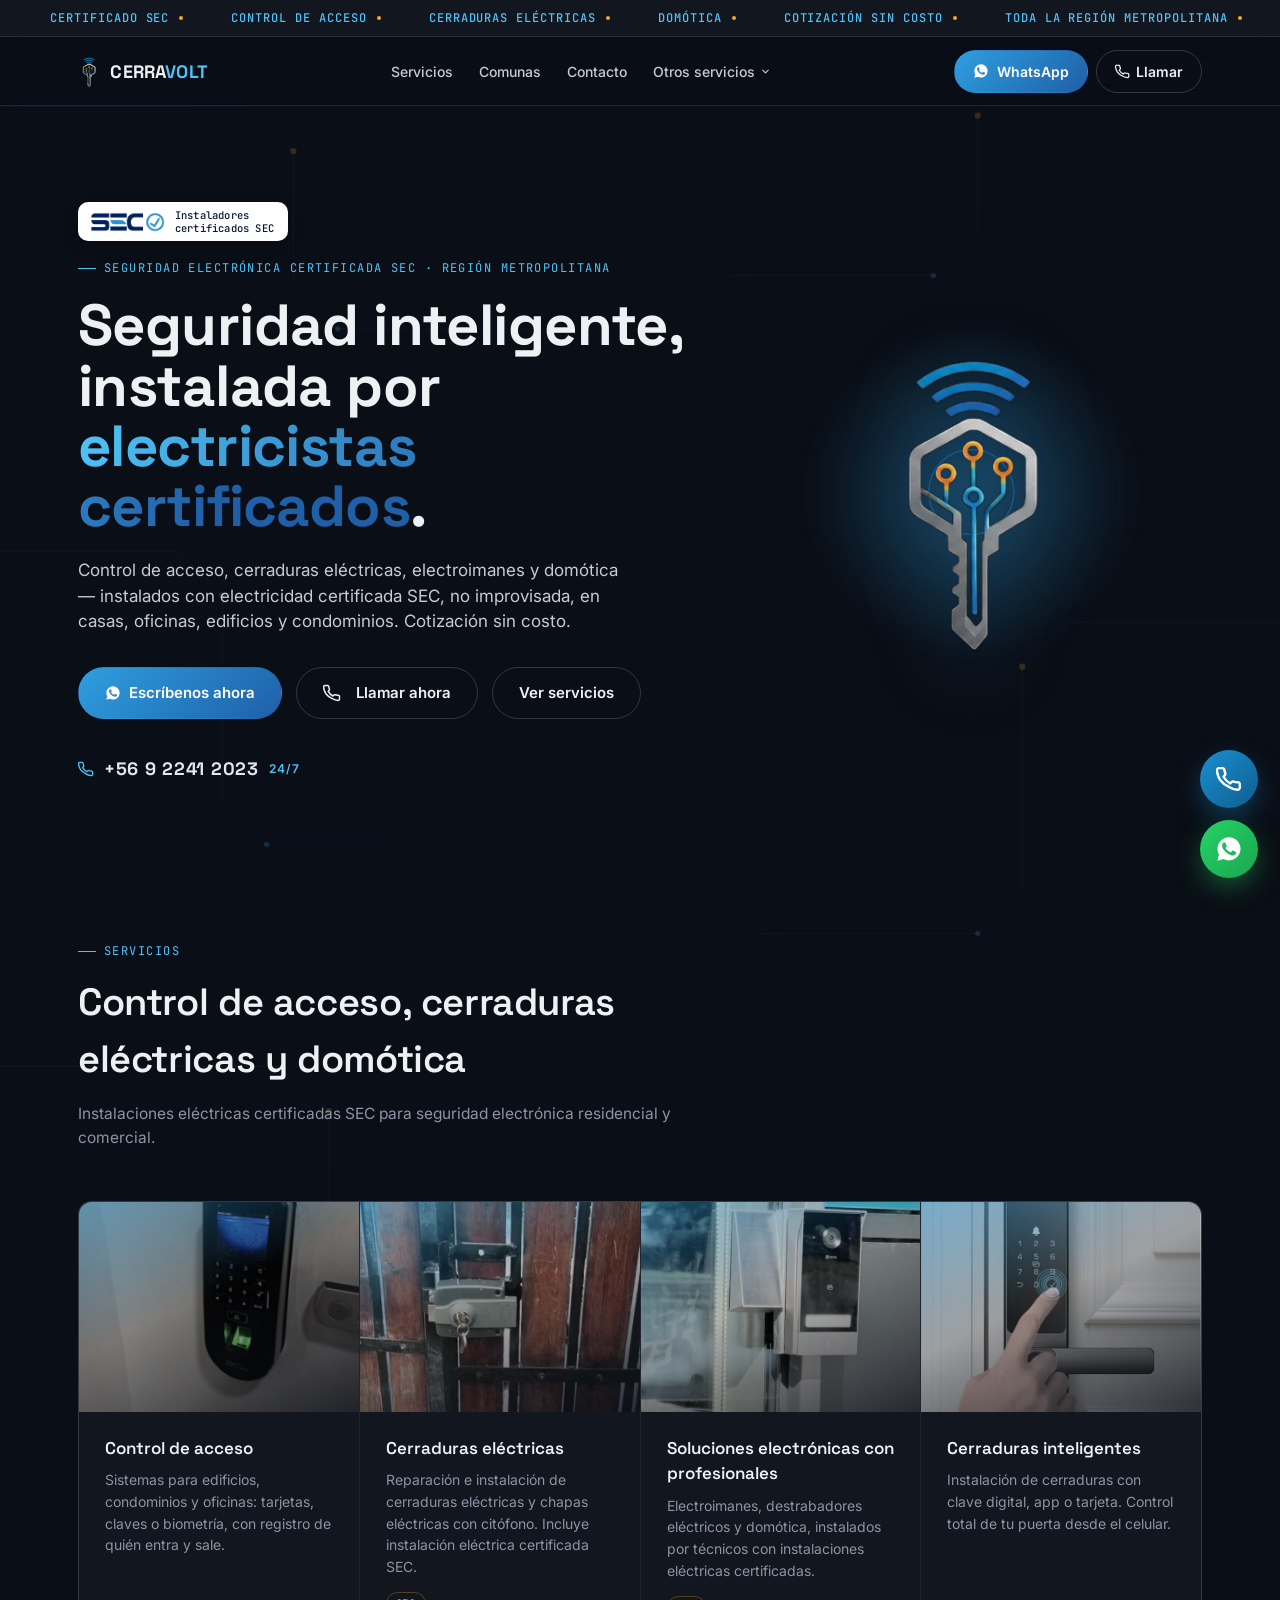
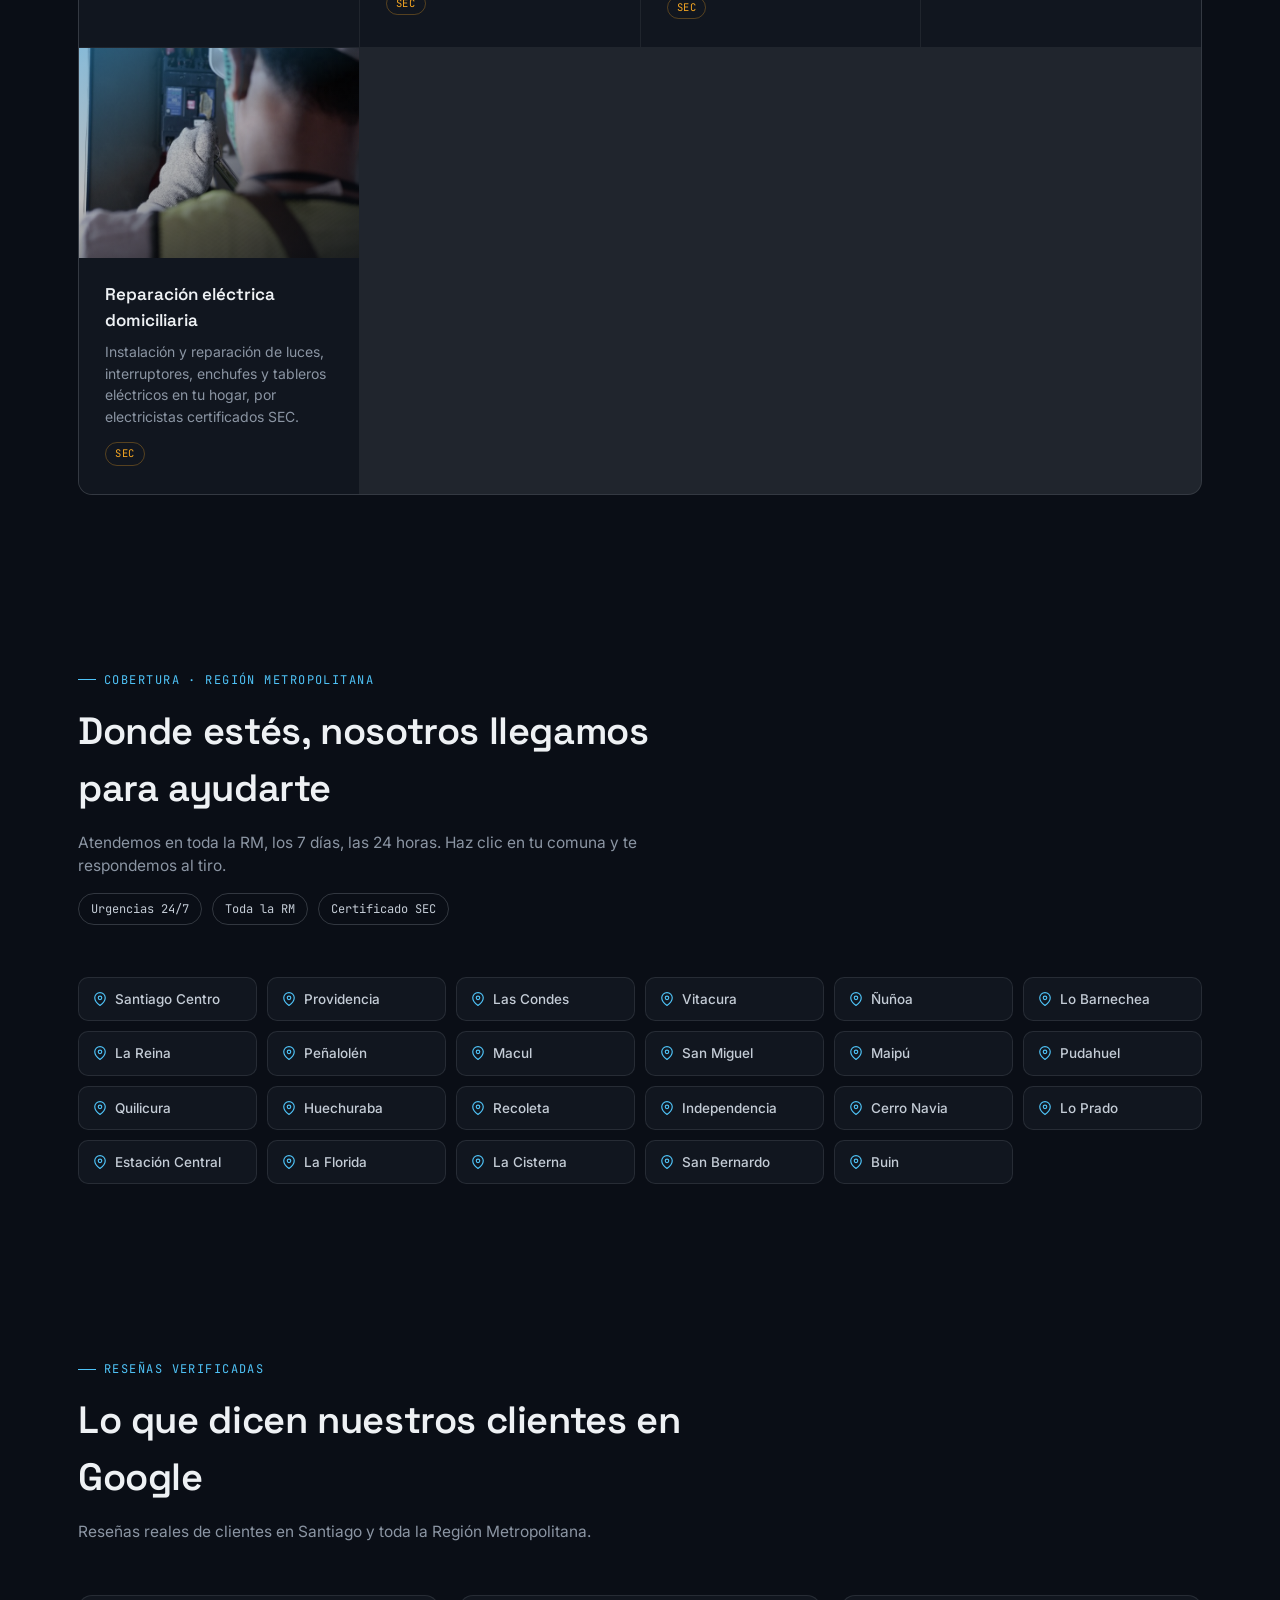
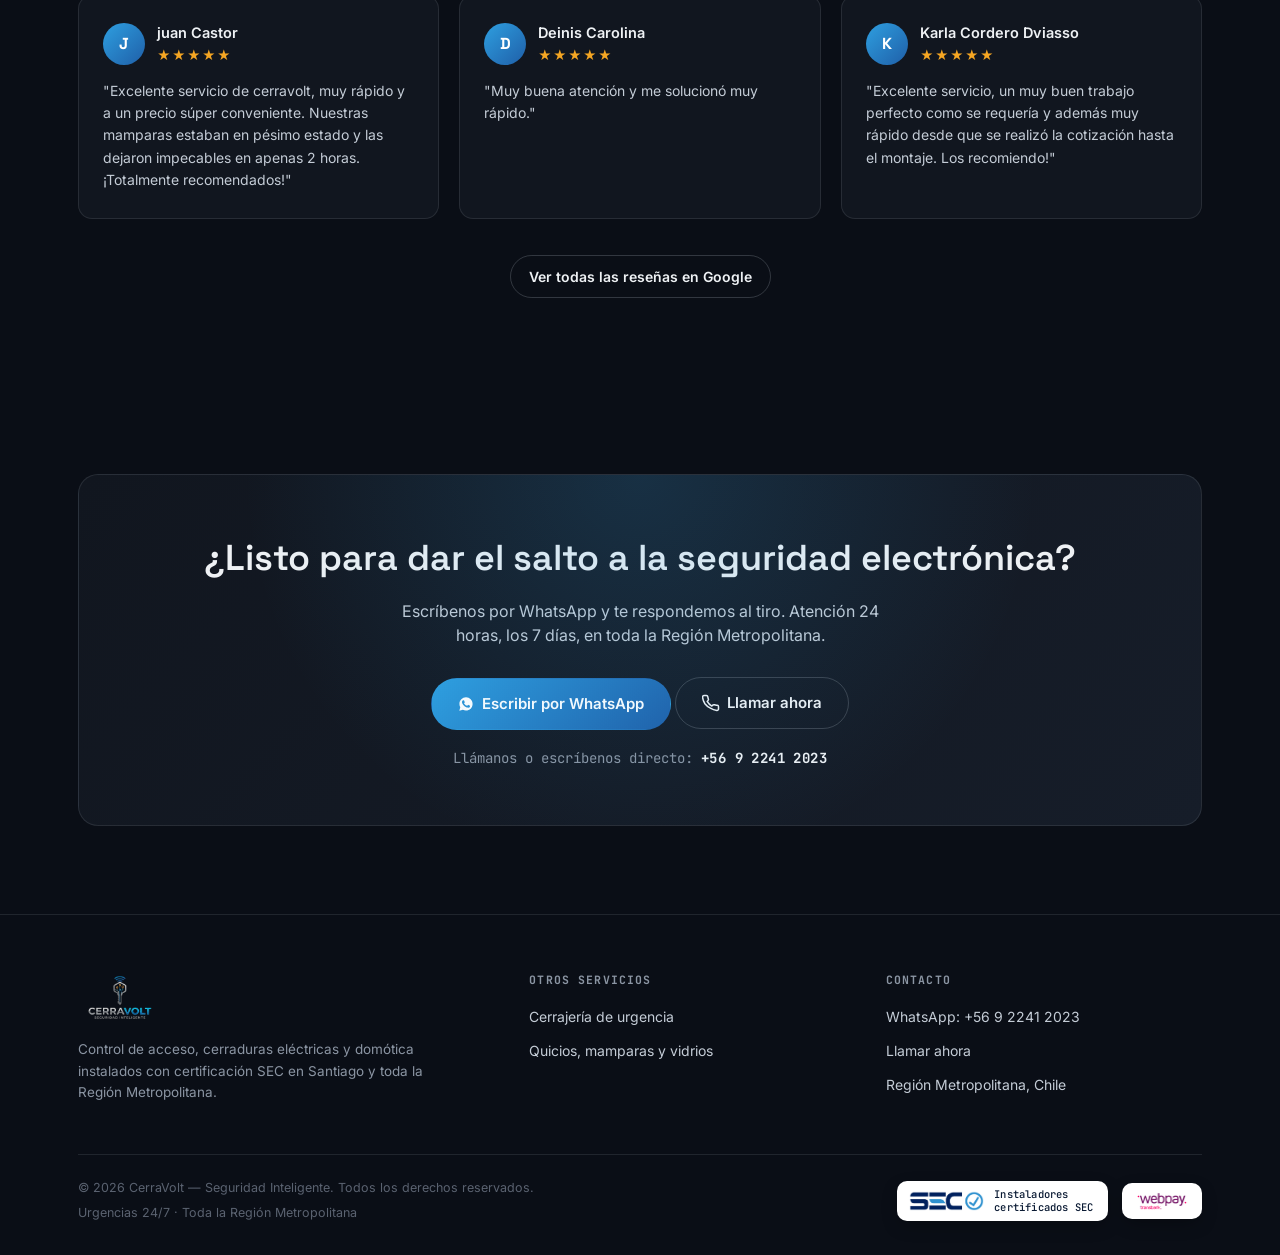
<file: electricidad/index.html>
<!DOCTYPE html>
<html lang="es-CL">
<head>
<meta charset="UTF-8">
<meta name="viewport" content="width=device-width, initial-scale=1.0">
<!-- Google Tag Manager -->
<script>(function(w,d,s,l,i){w[l]=w[l]||[];w[l].push({'gtm.start':
new Date().getTime(),event:'gtm.js'});var f=d.getElementsByTagName(s)[0],
j=d.createElement(s),dl=l!='dataLayer'?'&l='+l:'';j.async=true;j.src=
'https://www.googletagmanager.com/gtm.js?id='+i+dl;f.parentNode.insertBefore(j,f);
})(window,document,'script','dataLayer','GTM-NPRLC8XR');</script>
<!-- End Google Tag Manager -->
<!-- Google tag (gtag.js) -->
<script async src="https://www.googletagmanager.com/gtag/js?id=AW-18318931266"></script>
<script>
  window.dataLayer = window.dataLayer || [];
  function gtag(){dataLayer.push(arguments);}
  gtag('js', new Date());

  gtag('config', 'AW-18318931266');
</script>
<!-- Event snippet for Contacto conversion page -->
<script>
function gtag_report_conversion(url) {
  var callback = function () {
    if (typeof(url) != 'undefined') {
      window.location = url;
    }
  };
  gtag('event', 'conversion', {
      'send_to': 'AW-18318931266/LsunCIqEoPIcEMLqkp9E',
      'event_callback': callback
  });
  return false;
}
</script>
<title>Cerraduras Eléctricas y Control de Acceso Certificado SEC | CerraVolt</title>
<meta name="description" content="Instalación de control de acceso, cerraduras eléctricas, electroimanes y domótica con certificación SEC en Santiago y toda la Región Metropolitana.">
<link rel="canonical" href="https://cerravolt.cl/electricidad/">
<link rel="icon" href="../assets/img/logo-icon.png">
<link rel="preconnect" href="https://fonts.googleapis.com">
<link rel="preconnect" href="https://fonts.gstatic.com" crossorigin>
<link href="https://fonts.googleapis.com/css2?family=Space+Grotesk:wght@400;500;600;700&family=Inter:wght@400;500;600;700&family=JetBrains+Mono:wght@400;500&display=swap" rel="stylesheet">
<link rel="stylesheet" href="../assets/css/site.css">
</head>
<body>
<!-- Google Tag Manager (noscript) -->
<noscript><iframe src="https://www.googletagmanager.com/ns.html?id=GTM-NPRLC8XR"
height="0" width="0" style="display:none;visibility:hidden"></iframe></noscript>
<!-- End Google Tag Manager (noscript) -->

<svg class="circuit-bg" id="circuitBg" viewBox="0 0 1440 1600" preserveAspectRatio="xMidYMin slice" xmlns="http://www.w3.org/2000/svg">
  <defs>
    <linearGradient id="traceGrad" x1="0" y1="0" x2="1" y2="1">
      <stop offset="0%" stop-color="#2e9fe0"/>
      <stop offset="100%" stop-color="#1f5fa8"/>
    </linearGradient>
  </defs>
  <g stroke="url(#traceGrad)" stroke-width="1" fill="none" opacity="0.18">
    <path d="M -50 120 H 280 L 330 170 V 320 L 380 370 H 700"/>
    <path d="M 1500 80 H 1150 L 1100 130 V 260 L 1050 310 H 820"/>
    <path d="M -50 620 H 200 L 250 670 V 900 L 300 950 H 600"/>
    <path d="M 1500 700 H 1200 L 1150 750 V 1000 L 1100 1050 H 850"/>
    <path d="M -50 1200 H 320 L 370 1250 V 1450 H 700"/>
  </g>
  <g fill="#f5a623" opacity="0.35">
    <circle cx="330" cy="170" r="3.5"/>
    <circle cx="1100" cy="130" r="3.5"/>
    <circle cx="250" cy="670" r="3.5"/>
    <circle cx="1150" cy="750" r="3.5"/>
    <circle cx="370" cy="1250" r="3.5"/>
  </g>
  <g fill="#4fc3f7" opacity="0.3">
    <circle cx="380" cy="370" r="3"/>
    <circle cx="1050" cy="310" r="3"/>
    <circle cx="300" cy="950" r="3"/>
    <circle cx="1100" cy="1050" r="3"/>
  </g>
</svg>

<div class="marquee">
  <div class="wrap" style="padding:0;">
    <div class="marquee-track" id="marqueeTrack">
    </div>
  </div>
</div>

<header class="nav">
  <div class="wrap nav-inner">
    <a href="../index.html" class="brand">
      <img src="../assets/img/logo-icon.png" alt="CerraVolt">
      <span class="word">CERRA<span class="volt">VOLT</span></span>
    </a>
    <button type="button" class="nav-mobile-toggle" id="navMobileToggle" aria-label="Abrir menú" aria-expanded="false" aria-controls="navMobileMenu">
      <svg width="22" height="22" viewBox="0 0 24 24" fill="none" stroke="currentColor" stroke-width="2" stroke-linecap="round" stroke-linejoin="round"><line x1="3" y1="6" x2="21" y2="6"/><line x1="3" y1="12" x2="21" y2="12"/><line x1="3" y1="18" x2="21" y2="18"/></svg>
    </button>
    <nav class="nav-links">
      <a href="#servicios">Servicios</a>
      <a href="#cobertura">Comunas</a>
      <a href="#contacto">Contacto</a>
      <div class="nav-dropdown">
        <a href="#" class="nav-dropdown-toggle" onclick="return false;">
          Otros servicios
          <svg width="11" height="11" viewBox="0 0 24 24" fill="none" stroke="currentColor" stroke-width="2.5" stroke-linecap="round" stroke-linejoin="round"><polyline points="6 9 12 15 18 9"/></svg>
        </a>
        <div class="nav-dropdown-menu">
          <a href="../index.html">Cerrajería de urgencia</a>
          <a href="../quicios-vidrios/">Quicios, mamparas y vidrios</a>
        </div>
      </div>
    </nav>
    <div style="display:flex;align-items:center;gap:8px;">
    <a class="btn btn-primary" id="navWaBtn" href="#" target="_blank" rel="noopener">
      <svg class="icon-wa" viewBox="0 0 24 24"><path fill="currentColor" d="M12.04 2C6.58 2 2.13 6.45 2.13 11.91c0 1.79.47 3.46 1.29 4.91L2 22l5.31-1.39c1.39.76 2.98 1.19 4.67 1.19h.01c5.46 0 9.91-4.45 9.91-9.91C21.9 6.45 17.5 2 12.04 2zm5.81 14.07c-.25.7-1.45 1.34-2 1.43-.51.08-1.15.11-1.86-.12-.43-.13-.98-.32-1.69-.62-2.97-1.28-4.91-4.27-5.06-4.47-.15-.2-1.21-1.61-1.21-3.07 0-1.46.77-2.18 1.04-2.47.27-.29.59-.36.79-.36.2 0 .4 0 .57.01.18.01.43-.07.67.51.25.6.85 2.07.92 2.22.07.15.12.33.02.53-.1.2-.15.32-.3.49-.15.17-.31.38-.45.51-.15.15-.3.31-.13.6.17.29.76 1.25 1.63 2.02 1.12 1 2.06 1.31 2.36 1.46.3.15.47.13.65-.08.18-.21.76-.88.96-1.18.2-.3.4-.25.67-.15.27.1 1.74.82 2.04.97.3.15.5.22.57.34.07.13.07.74-.18 1.44z"/></svg>
      WhatsApp
    </a>
    <a class="btn btn-ghost" href="tel:+56922412023" style="display:inline-flex;align-items:center;gap:6px;">
      <svg width="15" height="15" viewBox="0 0 24 24" fill="none" stroke="currentColor" stroke-width="2" stroke-linecap="round" stroke-linejoin="round"><path d="M22 16.92v3a2 2 0 01-2.18 2 19.79 19.79 0 01-8.63-3.07A19.5 19.5 0 013.86 13a19.79 19.79 0 01-3.07-8.67A2 2 0 012.77 2h3a2 2 0 012 1.72c.127.96.361 1.903.7 2.81a2 2 0 01-.45 2.11L6.91 9.91a16 16 0 006.18 6.18l1.27-1.27a2 2 0 012.11-.45c.907.339 1.85.573 2.81.7A2 2 0 0122 16.92z"/></svg>
      Llamar
    </a>
    </div>
  </div>
  <div class="nav-mobile-menu" id="navMobileMenu">
    <a href="#servicios">Servicios</a>
    <a href="#cobertura">Comunas</a>
    <a href="#contacto">Contacto</a>
    <div class="nav-mobile-divider"></div>
    <span class="nav-mobile-label">Otros servicios</span>
          <a href="../index.html">Cerrajería de urgencia</a>
          <a href="../quicios-vidrios/">Quicios, mamparas y vidrios</a>
    <div class="nav-mobile-divider"></div>
    <a class="btn btn-primary nav-mobile-wa-btn" href="#" target="_blank" rel="noopener">
      <svg class="icon-wa" viewBox="0 0 24 24"><path fill="currentColor" d="M12.04 2C6.58 2 2.13 6.45 2.13 11.91c0 1.79.47 3.46 1.29 4.91L2 22l5.31-1.39c1.39.76 2.98 1.19 4.67 1.19h.01c5.46 0 9.91-4.45 9.91-9.91C21.9 6.45 17.5 2 12.04 2zm5.81 14.07c-.25.7-1.45 1.34-2 1.43-.51.08-1.15.11-1.86-.12-.43-.13-.98-.32-1.69-.62-2.97-1.28-4.91-4.27-5.06-4.47-.15-.2-1.21-1.61-1.21-3.07 0-1.46.77-2.18 1.04-2.47.27-.29.59-.36.79-.36.2 0 .4 0 .57.01.18.01.43-.07.67.51.25.6.85 2.07.92 2.22.07.15.12.33.02.53-.1.2-.15.32-.3.49-.15.17-.31.38-.45.51-.15.15-.3.31-.13.6.17.29.76 1.25 1.63 2.02 1.12 1 2.06 1.31 2.36 1.46.3.15.47.13.65-.08.18-.21.76-.88.96-1.18.2-.3.4-.25.67-.15.27.1 1.74.82 2.04.97.3.15.5.22.57.34.07.13.07.74-.18 1.44z"/></svg>
      Escribir por WhatsApp
    </a>
    <a class="btn btn-ghost" href="tel:+56922412023" style="display:inline-flex;align-items:center;justify-content:center;gap:6px;">
      <svg width="15" height="15" viewBox="0 0 24 24" fill="none" stroke="currentColor" stroke-width="2" stroke-linecap="round" stroke-linejoin="round"><path d="M22 16.92v3a2 2 0 01-2.18 2 19.79 19.79 0 01-8.63-3.07A19.5 19.5 0 013.86 13a19.79 19.79 0 01-3.07-8.67A2 2 0 012.77 2h3a2 2 0 012 1.72c.127.96.361 1.903.7 2.81a2 2 0 01-.45 2.11L6.91 9.91a16 16 0 006.18 6.18l1.27-1.27a2 2 0 012.11-.45c.907.339 1.85.573 2.81.7A2 2 0 0122 16.92z"/></svg>
      Llamar ahora
    </a>
  </div>
</header>

<main id="top">

  <section class="hero">
    <div class="wrap hero-grid">
      <div>
        <div class="sec-badge" style="margin-bottom:18px;">
          <img src="../assets/img/sec-badge.png" alt="SEC">
          <span>Instaladores<br>certificados SEC</span>
        </div>
        <div class="eyebrow">Seguridad electrónica certificada SEC · Región Metropolitana</div>
        <h1>Seguridad inteligente,<br>instalada por <span class="accent">electricistas certificados</span>.</h1>
        <p class="lead">Control de acceso, cerraduras eléctricas, electroimanes y domótica — instalados con electricidad certificada SEC, no improvisada, en casas, oficinas, edificios y condominios. Cotización sin costo.</p>
        <div class="hero-cta">
          <a class="btn btn-primary btn-lg hero-wa-btn" href="#" target="_blank" rel="noopener">
            <svg class="icon-wa" viewBox="0 0 24 24"><path fill="currentColor" d="M12.04 2C6.58 2 2.13 6.45 2.13 11.91c0 1.79.47 3.46 1.29 4.91L2 22l5.31-1.39c1.39.76 2.98 1.19 4.67 1.19h.01c5.46 0 9.91-4.45 9.91-9.91C21.9 6.45 17.5 2 12.04 2zm5.81 14.07c-.25.7-1.45 1.34-2 1.43-.51.08-1.15.11-1.86-.12-.43-.13-.98-.32-1.69-.62-2.97-1.28-4.91-4.27-5.06-4.47-.15-.2-1.21-1.61-1.21-3.07 0-1.46.77-2.18 1.04-2.47.27-.29.59-.36.79-.36.2 0 .4 0 .57.01.18.01.43-.07.67.51.25.6.85 2.07.92 2.22.07.15.12.33.02.53-.1.2-.15.32-.3.49-.15.17-.31.38-.45.51-.15.15-.3.31-.13.6.17.29.76 1.25 1.63 2.02 1.12 1 2.06 1.31 2.36 1.46.3.15.47.13.65-.08.18-.21.76-.88.96-1.18.2-.3.4-.25.67-.15.27.1 1.74.82 2.04.97.3.15.5.22.57.34.07.13.07.74-.18 1.44z"/></svg>
            Escríbenos ahora
          </a>
          <a class="btn btn-ghost btn-lg" href="tel:+56922412023">
            <svg width="18" height="18" viewBox="0 0 24 24" fill="none" stroke="currentColor" stroke-width="2" stroke-linecap="round" stroke-linejoin="round" style="margin-right:7px;flex-shrink:0"><path d="M22 16.92v3a2 2 0 01-2.18 2 19.79 19.79 0 01-8.63-3.07A19.5 19.5 0 013.86 13a19.79 19.79 0 01-3.07-8.67A2 2 0 012.77 2h3a2 2 0 012 1.72c.127.96.361 1.903.7 2.81a2 2 0 01-.45 2.11L6.91 9.91a16 16 0 006.18 6.18l1.27-1.27a2 2 0 012.11-.45c.907.339 1.85.573 2.81.7A2 2 0 0122 16.92z"/></svg>
            Llamar ahora
          </a>
          <a class="btn btn-ghost btn-lg" href="#servicios">Ver servicios</a>
        </div>
        <div class="hero-phone-display" style="margin-top:14px; display:flex; align-items:center; gap:10px;">
          <svg width="16" height="16" viewBox="0 0 24 24" fill="none" stroke="#4fc3f7" stroke-width="2" stroke-linecap="round" stroke-linejoin="round"><path d="M22 16.92v3a2 2 0 01-2.18 2 19.79 19.79 0 01-8.63-3.07A19.5 19.5 0 013.86 13a19.79 19.79 0 01-3.07-8.67A2 2 0 012.77 2h3a2 2 0 012 1.72c.127.96.361 1.903.7 2.81a2 2 0 01-.45 2.11L6.91 9.91a16 16 0 006.18 6.18l1.27-1.27a2 2 0 012.11-.45c.907.339 1.85.573 2.81.7A2 2 0 0122 16.92z"/></svg>
          <a href="tel:+56922412023" style="color:#e2e8f0; font-size:18px; font-weight:700; letter-spacing:0.04em; text-decoration:none; font-family:var(--display);">+56 9 2241 2023</a>
          <span style="font-size:12px; color:#4fc3f7; font-weight:600; letter-spacing:0.08em;">24/7</span>
        </div>
      </div>
      <div class="hero-visual">
        <svg class="rings" viewBox="0 0 320 320">
          <circle class="ring r1" cx="160" cy="160" r="40"/>
          <circle class="ring r2" cx="160" cy="160" r="40"/>
          <circle class="ring r3" cx="160" cy="160" r="40"/>
        </svg>
        <div class="glow"></div>
        <img src="../assets/img/hero-key.png" alt="Control de acceso y cerraduras eléctricas CerraVolt">
      </div>
    </div>
  </section>

  <section id="servicios">
    <div class="wrap">
      <div class="section-head">
        <div class="eyebrow">Servicios</div>
        <h2>Control de acceso, cerraduras eléctricas y domótica</h2>
        <p>Instalaciones eléctricas certificadas SEC para seguridad electrónica residencial y comercial.</p>
      </div>
      <div class="services-grid">

        <div class="service-card">
          <div class="thumb"><img src="../assets/img/services/control-acceso.jpg" alt="Control de acceso" loading="lazy"></div>
          <div class="body">
            <h3>Control de acceso</h3>
            <p>Sistemas para edificios, condominios y oficinas: tarjetas, claves o biometría, con registro de quién entra y sale.</p>
          </div>
        </div>

        <div class="service-card">
          <div class="thumb"><img src="../assets/img/services/cerraduras-electricas.jpg" alt="Cerraduras eléctricas" loading="lazy"></div>
          <div class="body">
            <h3>Cerraduras eléctricas</h3>
            <p>Reparación e instalación de cerraduras eléctricas y chapas eléctricas con citófono. Incluye instalación eléctrica certificada SEC.</p>
            <span class="tag">SEC</span>
          </div>
        </div>

        <div class="service-card">
          <div class="thumb"><img src="../assets/img/services/soluciones-electronicas.jpg" alt="Soluciones electrónicas con profesionales" loading="lazy"></div>
          <div class="body">
            <h3>Soluciones electrónicas con profesionales</h3>
            <p>Electroimanes, destrabadores eléctricos y domótica, instalados por técnicos con instalaciones eléctricas certificadas.</p>
            <span class="tag">SEC</span>
          </div>
        </div>

        <div class="service-card">
          <div class="thumb"><img src="../assets/img/services/cerraduras-inteligentes.jpg" alt="Cerraduras inteligentes" loading="lazy"></div>
          <div class="body">
            <h3>Cerraduras inteligentes</h3>
            <p>Instalación de cerraduras con clave digital, app o tarjeta. Control total de tu puerta desde el celular.</p>
          </div>
        </div>

        <div class="service-card">
          <div class="thumb"><img src="../assets/img/services/electrica-domiciliaria.jpg" alt="Reparación eléctrica domiciliaria" loading="lazy"></div>
          <div class="body">
            <h3>Reparación eléctrica domiciliaria</h3>
            <p>Instalación y reparación de luces, interruptores, enchufes y tableros eléctricos en tu hogar, por electricistas certificados SEC.</p>
            <span class="tag">SEC</span>
          </div>
        </div>

      </div>
    </div>
  </section>

  <section id="cobertura">
    <div class="wrap">
      <div class="section-head">
        <div class="eyebrow">Cobertura · Región Metropolitana</div>
        <h2>Donde estés, nosotros llegamos para ayudarte</h2>
        <p>Atendemos en toda la RM, los 7 días, las 24 horas. Haz clic en tu comuna y te respondemos al tiro.</p>
        <div class="chips" style="margin-top:16px;">
          <span class="chip">Urgencias 24/7</span>
          <span class="chip">Toda la RM</span>
          <span class="chip">Certificado SEC</span>
        </div>
      </div>
      <div class="communes-grid">
        <a class="commune-btn" href="https://wa.me/56922412023?text=Necesito%20control%20de%20acceso%20o%20cerraduras%20el%C3%A9ctricas%20en%20Santiago%20Centro" target="_blank" rel="noopener"><svg width="14" height="14" viewBox="0 0 24 24" fill="none" stroke="currentColor" stroke-width="2"><path d="M21 10c0 7-9 13-9 13S3 17 3 10a9 9 0 0118 0z"/><circle cx="12" cy="10" r="3"/></svg>Santiago Centro</a>
        <a class="commune-btn" href="https://wa.me/56922412023?text=Necesito%20control%20de%20acceso%20o%20cerraduras%20el%C3%A9ctricas%20en%20Providencia" target="_blank" rel="noopener"><svg width="14" height="14" viewBox="0 0 24 24" fill="none" stroke="currentColor" stroke-width="2"><path d="M21 10c0 7-9 13-9 13S3 17 3 10a9 9 0 0118 0z"/><circle cx="12" cy="10" r="3"/></svg>Providencia</a>
        <a class="commune-btn" href="https://wa.me/56922412023?text=Necesito%20control%20de%20acceso%20o%20cerraduras%20el%C3%A9ctricas%20en%20Las%20Condes" target="_blank" rel="noopener"><svg width="14" height="14" viewBox="0 0 24 24" fill="none" stroke="currentColor" stroke-width="2"><path d="M21 10c0 7-9 13-9 13S3 17 3 10a9 9 0 0118 0z"/><circle cx="12" cy="10" r="3"/></svg>Las Condes</a>
        <a class="commune-btn" href="https://wa.me/56922412023?text=Necesito%20control%20de%20acceso%20o%20cerraduras%20el%C3%A9ctricas%20en%20Vitacura" target="_blank" rel="noopener"><svg width="14" height="14" viewBox="0 0 24 24" fill="none" stroke="currentColor" stroke-width="2"><path d="M21 10c0 7-9 13-9 13S3 17 3 10a9 9 0 0118 0z"/><circle cx="12" cy="10" r="3"/></svg>Vitacura</a>
        <a class="commune-btn" href="https://wa.me/56922412023?text=Necesito%20control%20de%20acceso%20o%20cerraduras%20el%C3%A9ctricas%20en%20%C3%91u%C3%B1oa" target="_blank" rel="noopener"><svg width="14" height="14" viewBox="0 0 24 24" fill="none" stroke="currentColor" stroke-width="2"><path d="M21 10c0 7-9 13-9 13S3 17 3 10a9 9 0 0118 0z"/><circle cx="12" cy="10" r="3"/></svg>Ñuñoa</a>
        <a class="commune-btn" href="https://wa.me/56922412023?text=Necesito%20control%20de%20acceso%20o%20cerraduras%20el%C3%A9ctricas%20en%20Lo%20Barnechea" target="_blank" rel="noopener"><svg width="14" height="14" viewBox="0 0 24 24" fill="none" stroke="currentColor" stroke-width="2"><path d="M21 10c0 7-9 13-9 13S3 17 3 10a9 9 0 0118 0z"/><circle cx="12" cy="10" r="3"/></svg>Lo Barnechea</a>
        <a class="commune-btn" href="https://wa.me/56922412023?text=Necesito%20control%20de%20acceso%20o%20cerraduras%20el%C3%A9ctricas%20en%20La%20Reina" target="_blank" rel="noopener"><svg width="14" height="14" viewBox="0 0 24 24" fill="none" stroke="currentColor" stroke-width="2"><path d="M21 10c0 7-9 13-9 13S3 17 3 10a9 9 0 0118 0z"/><circle cx="12" cy="10" r="3"/></svg>La Reina</a>
        <a class="commune-btn" href="https://wa.me/56922412023?text=Necesito%20control%20de%20acceso%20o%20cerraduras%20el%C3%A9ctricas%20en%20Pe%C3%B1alol%C3%A9n" target="_blank" rel="noopener"><svg width="14" height="14" viewBox="0 0 24 24" fill="none" stroke="currentColor" stroke-width="2"><path d="M21 10c0 7-9 13-9 13S3 17 3 10a9 9 0 0118 0z"/><circle cx="12" cy="10" r="3"/></svg>Peñalolén</a>
        <a class="commune-btn" href="https://wa.me/56922412023?text=Necesito%20control%20de%20acceso%20o%20cerraduras%20el%C3%A9ctricas%20en%20Macul" target="_blank" rel="noopener"><svg width="14" height="14" viewBox="0 0 24 24" fill="none" stroke="currentColor" stroke-width="2"><path d="M21 10c0 7-9 13-9 13S3 17 3 10a9 9 0 0118 0z"/><circle cx="12" cy="10" r="3"/></svg>Macul</a>
        <a class="commune-btn" href="https://wa.me/56922412023?text=Necesito%20control%20de%20acceso%20o%20cerraduras%20el%C3%A9ctricas%20en%20San%20Miguel" target="_blank" rel="noopener"><svg width="14" height="14" viewBox="0 0 24 24" fill="none" stroke="currentColor" stroke-width="2"><path d="M21 10c0 7-9 13-9 13S3 17 3 10a9 9 0 0118 0z"/><circle cx="12" cy="10" r="3"/></svg>San Miguel</a>
        <a class="commune-btn" href="https://wa.me/56922412023?text=Necesito%20control%20de%20acceso%20o%20cerraduras%20el%C3%A9ctricas%20en%20Maip%C3%BA" target="_blank" rel="noopener"><svg width="14" height="14" viewBox="0 0 24 24" fill="none" stroke="currentColor" stroke-width="2"><path d="M21 10c0 7-9 13-9 13S3 17 3 10a9 9 0 0118 0z"/><circle cx="12" cy="10" r="3"/></svg>Maipú</a>
        <a class="commune-btn" href="https://wa.me/56922412023?text=Necesito%20control%20de%20acceso%20o%20cerraduras%20el%C3%A9ctricas%20en%20Pudahuel" target="_blank" rel="noopener"><svg width="14" height="14" viewBox="0 0 24 24" fill="none" stroke="currentColor" stroke-width="2"><path d="M21 10c0 7-9 13-9 13S3 17 3 10a9 9 0 0118 0z"/><circle cx="12" cy="10" r="3"/></svg>Pudahuel</a>
        <a class="commune-btn" href="https://wa.me/56922412023?text=Necesito%20control%20de%20acceso%20o%20cerraduras%20el%C3%A9ctricas%20en%20Quilicura" target="_blank" rel="noopener"><svg width="14" height="14" viewBox="0 0 24 24" fill="none" stroke="currentColor" stroke-width="2"><path d="M21 10c0 7-9 13-9 13S3 17 3 10a9 9 0 0118 0z"/><circle cx="12" cy="10" r="3"/></svg>Quilicura</a>
        <a class="commune-btn" href="https://wa.me/56922412023?text=Necesito%20control%20de%20acceso%20o%20cerraduras%20el%C3%A9ctricas%20en%20Huechuraba" target="_blank" rel="noopener"><svg width="14" height="14" viewBox="0 0 24 24" fill="none" stroke="currentColor" stroke-width="2"><path d="M21 10c0 7-9 13-9 13S3 17 3 10a9 9 0 0118 0z"/><circle cx="12" cy="10" r="3"/></svg>Huechuraba</a>
        <a class="commune-btn" href="https://wa.me/56922412023?text=Necesito%20control%20de%20acceso%20o%20cerraduras%20el%C3%A9ctricas%20en%20Recoleta" target="_blank" rel="noopener"><svg width="14" height="14" viewBox="0 0 24 24" fill="none" stroke="currentColor" stroke-width="2"><path d="M21 10c0 7-9 13-9 13S3 17 3 10a9 9 0 0118 0z"/><circle cx="12" cy="10" r="3"/></svg>Recoleta</a>
        <a class="commune-btn" href="https://wa.me/56922412023?text=Necesito%20control%20de%20acceso%20o%20cerraduras%20el%C3%A9ctricas%20en%20Independencia" target="_blank" rel="noopener"><svg width="14" height="14" viewBox="0 0 24 24" fill="none" stroke="currentColor" stroke-width="2"><path d="M21 10c0 7-9 13-9 13S3 17 3 10a9 9 0 0118 0z"/><circle cx="12" cy="10" r="3"/></svg>Independencia</a>
        <a class="commune-btn" href="https://wa.me/56922412023?text=Necesito%20control%20de%20acceso%20o%20cerraduras%20el%C3%A9ctricas%20en%20Cerro%20Navia" target="_blank" rel="noopener"><svg width="14" height="14" viewBox="0 0 24 24" fill="none" stroke="currentColor" stroke-width="2"><path d="M21 10c0 7-9 13-9 13S3 17 3 10a9 9 0 0118 0z"/><circle cx="12" cy="10" r="3"/></svg>Cerro Navia</a>
        <a class="commune-btn" href="https://wa.me/56922412023?text=Necesito%20control%20de%20acceso%20o%20cerraduras%20el%C3%A9ctricas%20en%20Lo%20Prado" target="_blank" rel="noopener"><svg width="14" height="14" viewBox="0 0 24 24" fill="none" stroke="currentColor" stroke-width="2"><path d="M21 10c0 7-9 13-9 13S3 17 3 10a9 9 0 0118 0z"/><circle cx="12" cy="10" r="3"/></svg>Lo Prado</a>
        <a class="commune-btn" href="https://wa.me/56922412023?text=Necesito%20control%20de%20acceso%20o%20cerraduras%20el%C3%A9ctricas%20en%20Estaci%C3%B3n%20Central" target="_blank" rel="noopener"><svg width="14" height="14" viewBox="0 0 24 24" fill="none" stroke="currentColor" stroke-width="2"><path d="M21 10c0 7-9 13-9 13S3 17 3 10a9 9 0 0118 0z"/><circle cx="12" cy="10" r="3"/></svg>Estación Central</a>
        <a class="commune-btn" href="https://wa.me/56922412023?text=Necesito%20control%20de%20acceso%20o%20cerraduras%20el%C3%A9ctricas%20en%20La%20Florida" target="_blank" rel="noopener"><svg width="14" height="14" viewBox="0 0 24 24" fill="none" stroke="currentColor" stroke-width="2"><path d="M21 10c0 7-9 13-9 13S3 17 3 10a9 9 0 0118 0z"/><circle cx="12" cy="10" r="3"/></svg>La Florida</a>
        <a class="commune-btn" href="https://wa.me/56922412023?text=Necesito%20control%20de%20acceso%20o%20cerraduras%20el%C3%A9ctricas%20en%20La%20Cisterna" target="_blank" rel="noopener"><svg width="14" height="14" viewBox="0 0 24 24" fill="none" stroke="currentColor" stroke-width="2"><path d="M21 10c0 7-9 13-9 13S3 17 3 10a9 9 0 0118 0z"/><circle cx="12" cy="10" r="3"/></svg>La Cisterna</a>
        <a class="commune-btn" href="https://wa.me/56922412023?text=Necesito%20control%20de%20acceso%20o%20cerraduras%20el%C3%A9ctricas%20en%20San%20Bernardo" target="_blank" rel="noopener"><svg width="14" height="14" viewBox="0 0 24 24" fill="none" stroke="currentColor" stroke-width="2"><path d="M21 10c0 7-9 13-9 13S3 17 3 10a9 9 0 0118 0z"/><circle cx="12" cy="10" r="3"/></svg>San Bernardo</a>
        <a class="commune-btn" href="https://wa.me/56922412023?text=Necesito%20control%20de%20acceso%20o%20cerraduras%20el%C3%A9ctricas%20en%20Buin" target="_blank" rel="noopener"><svg width="14" height="14" viewBox="0 0 24 24" fill="none" stroke="currentColor" stroke-width="2"><path d="M21 10c0 7-9 13-9 13S3 17 3 10a9 9 0 0118 0z"/><circle cx="12" cy="10" r="3"/></svg>Buin</a>
      </div>
    </div>
  </section>

  <section id="resenas">
    <div class="wrap">
      <div class="section-head">
        <div class="eyebrow">Reseñas verificadas</div>
        <h2>Lo que dicen nuestros clientes en Google</h2>
        <p>Reseñas reales de clientes en Santiago y toda la Región Metropolitana.</p>
      </div>
      <div class="reviews-grid">
        <div class="review-card">
          <div class="review-head">
            <div class="review-avatar">A</div>
            <div>
              <div class="review-name">Alvaro Linares</div>
              <div class="review-stars">★★★★★</div>
            </div>
          </div>
          <p class="review-text">"Muchas gracias repararon mis ventanales, buenos precios, confiable, la atención fue excelente y llegaron al tiro."</p>
          <span class="review-tag">Instalación</span>
        </div>
        <div class="review-card">
          <div class="review-head">
            <div class="review-avatar">J</div>
            <div>
              <div class="review-name">Julio Arosemena</div>
              <div class="review-stars">★★★★★</div>
            </div>
          </div>
          <p class="review-text">"No pensé que llegaran a las 2 de la mañana, muy agradecido. Muy profesional, quedé satisfecho con el trabajo."</p>
          <span class="review-tag">Cerrajero a domicilio</span>
        </div>
        <div class="review-card">
          <div class="review-head">
            <div class="review-avatar">J</div>
            <div>
              <div class="review-name">Jhon Estupiñan</div>
              <div class="review-stars">★★★★★</div>
            </div>
          </div>
          <p class="review-text">"Súper rápidos, llegaron al tiro a mi domicilio!!"</p>
          <span class="review-tag">Asistencia para abrir puertas</span>
        </div>
        <div class="review-card">
          <div class="review-head">
            <div class="review-avatar">K</div>
            <div>
              <div class="review-name">Karla Cordero Dviasso</div>
              <div class="review-stars">★★★★★</div>
            </div>
          </div>
          <p class="review-text">"Excelente servicio, un muy buen trabajo perfecto como se requería y además muy rápido desde que se realizó la cotización hasta el montaje. Los recomiendo!"</p>
        </div>
        <div class="review-card">
          <div class="review-head">
            <div class="review-avatar">D</div>
            <div>
              <div class="review-name">Deinis Carolina</div>
              <div class="review-stars">★★★★★</div>
            </div>
          </div>
          <p class="review-text">"Muy buena atención y me solucionó muy rápido."</p>
        </div>
        <div class="review-card">
          <div class="review-head">
            <div class="review-avatar">V</div>
            <div>
              <div class="review-name">Valentina Ramirez</div>
              <div class="review-stars">★★★★★</div>
            </div>
          </div>
          <p class="review-text">"Excelente servicio, eficiente muchísimas gracias.☺️"</p>
        </div>
        <div class="review-card">
          <div class="review-head">
            <div class="review-avatar">S</div>
            <div>
              <div class="review-name">Stephanie Carimanp</div>
              <div class="review-stars">★★★★★</div>
            </div>
          </div>
          <p class="review-text">"¡Excelente experiencia con Cerravolt! Los contacté por una reparación urgente en la cerradura del acceso principal de nuestro cuartel, siendo 17 de septiembre casi a medianoche y respondieron rápidamente, llegaron en muy poco tiempo y solucionaron el problema. Además, se dieron el tiempo de explicarme lo ocurrido y orientarme respecto de otras mejoras y reparaciones que necesitaré realizar próximamente. Sin duda volveré a contactarlos para futuros trabajos y los recomiendo totalmente. ¡Muchas gracias por la excelente atención y por acudir tan rápido cuando los necesite!"</p>
        </div>
        <div class="review-card">
          <div class="review-head">
            <div class="review-avatar">J</div>
            <div>
              <div class="review-name">juan Castor</div>
              <div class="review-stars">★★★★★</div>
            </div>
          </div>
          <p class="review-text">"Excelente servicio de cerravolt, muy rápido y a un precio súper conveniente. Nuestras mamparas estaban en pésimo estado y las dejaron impecables en apenas 2 horas. ¡Totalmente recomendados!"</p>
        </div>
      </div>
      <script>
        (function(){
          var g=document.querySelector('.reviews-grid'); if(!g) return;
          var c=[].slice.call(g.children);
          for(var i=c.length-1;i>0;i--){var j=Math.floor(Math.random()*(i+1)); var t=c[i]; c[i]=c[j]; c[j]=t;}
          c.forEach(function(el,k){ g.appendChild(el); if(k>=3) el.style.display='none'; });
        })();
      </script>
      <div style="text-align:center; margin-top:36px;">
        <a class="btn btn-ghost" href="https://share.google/Q5XCfoD0J6TOkRFoq" target="_blank" rel="noopener">Ver todas las reseñas en Google</a>
      </div>
    </div>
  </section>

  <section id="contacto">
    <div class="wrap">
      <div class="cta">
        <h2>¿Listo para dar el salto a la seguridad electrónica?</h2>
        <p>Escríbenos por WhatsApp y te respondemos al tiro. Atención 24 horas, los 7 días, en toda la Región Metropolitana.</p>
        <a class="btn btn-primary btn-lg cta-wa-btn" href="#" target="_blank" rel="noopener">
          <svg class="icon-wa" viewBox="0 0 24 24"><path fill="currentColor" d="M12.04 2C6.58 2 2.13 6.45 2.13 11.91c0 1.79.47 3.46 1.29 4.91L2 22l5.31-1.39c1.39.76 2.98 1.19 4.67 1.19h.01c5.46 0 9.91-4.45 9.91-9.91C21.9 6.45 17.5 2 12.04 2zm5.81 14.07c-.25.7-1.45 1.34-2 1.43-.51.08-1.15.11-1.86-.12-.43-.13-.98-.32-1.69-.62-2.97-1.28-4.91-4.27-5.06-4.47-.15-.2-1.21-1.61-1.21-3.07 0-1.46.77-2.18 1.04-2.47.27-.29.59-.36.79-.36.2 0 .4 0 .57.01.18.01.43-.07.67.51.25.6.85 2.07.92 2.22.07.15.12.33.02.53-.1.2-.15.32-.3.49-.15.17-.31.38-.45.51-.15.15-.3.31-.13.6.17.29.76 1.25 1.63 2.02 1.12 1 2.06 1.31 2.36 1.46.3.15.47.13.65-.08.18-.21.76-.88.96-1.18.2-.3.4-.25.67-.15.27.1 1.74.82 2.04.97.3.15.5.22.57.34.07.13.07.74-.18 1.44z"/></svg>
          Escribir por WhatsApp
        </a>
        <a class="btn btn-ghost btn-lg" href="tel:+56922412023" style="display:inline-flex;align-items:center;gap:7px;">
          <svg width="18" height="18" viewBox="0 0 24 24" fill="none" stroke="currentColor" stroke-width="2" stroke-linecap="round" stroke-linejoin="round" ><path d="M22 16.92v3a2 2 0 01-2.18 2 19.79 19.79 0 01-8.63-3.07A19.5 19.5 0 013.86 13a19.79 19.79 0 01-3.07-8.67A2 2 0 012.77 2h3a2 2 0 012 1.72c.127.96.361 1.903.7 2.81a2 2 0 01-.45 2.11L6.91 9.91a16 16 0 006.18 6.18l1.27-1.27a2 2 0 012.11-.45c.907.339 1.85.573 2.81.7A2 2 0 0122 16.92z"/></svg>
          Llamar ahora
        </a>
        <div class="phone">Llámanos o escríbenos directo: <b id="phoneDisplay">+56 9 2241 2023</b></div>
      </div>
    </div>
  </section>

</main>

<footer>
  <div class="wrap">
    <div class="footer-grid">
      <div class="footer-brand">
        <img src="../assets/img/logo-footer.png" alt="CerraVolt — Seguridad Inteligente">
        <p>Control de acceso, cerraduras eléctricas y domótica instalados con certificación SEC en Santiago y toda la Región Metropolitana.</p>
      </div>
      <div class="footer-col">
        <h4>Otros servicios</h4>
        <ul>
          <li><a href="../index.html">Cerrajería de urgencia</a></li>
          <li><a href="../quicios-vidrios/">Quicios, mamparas y vidrios</a></li>
        </ul>
      </div>
      <div class="footer-col">
        <h4>Contacto</h4>
        <ul>
          <li><a class="footer-wa-link" href="#" target="_blank" rel="noopener">WhatsApp: +56 9 2241 2023</a></li>
          <li><a href="tel:+56922412023">Llamar ahora</a></li>
          <li><span style="font-size:14px; color:var(--steel-300);">Región Metropolitana, Chile</span></li>
        </ul>
      </div>
    </div>
    <div class="footer-bottom">
      <div class="footer-bottom-left">
        <span>© <span id="year"></span> CerraVolt — Seguridad Inteligente. Todos los derechos reservados.</span>
        <span>Urgencias 24/7 · Toda la Región Metropolitana</span>
      </div>
      <div style="display:flex; flex-wrap:wrap; gap:14px; align-items:center;">
        <div class="sec-badge">
          <img src="../assets/img/sec-badge.png" alt="SEC">
          <span>Instaladores<br>certificados SEC</span>
        </div>
        <div class="payment-badge">
          <img src="../assets/img/webpay-transbank.png" alt="Webpay Plus - Transbank">
        </div>
      </div>
    </div>
  </div>
</footer>

<a href="tel:+56922412023" class="fab fab-call" aria-label="Llamar ahora" style="bottom:92px; background:linear-gradient(135deg,#1a8fd1,#0f5e8e); box-shadow:0 10px 30px -6px rgba(26,143,209,0.55); animation:none;">
  <svg viewBox="0 0 24 24" fill="none" stroke="#fff" stroke-width="2.2" stroke-linecap="round" stroke-linejoin="round" style="width:26px;height:26px;fill:none;"><path d="M22 16.92v3a2 2 0 01-2.18 2 19.79 19.79 0 01-8.63-3.07A19.5 19.5 0 013.86 13a19.79 19.79 0 01-3.07-8.67A2 2 0 012.77 2h3a2 2 0 012 1.72c.127.96.361 1.903.7 2.81a2 2 0 01-.45 2.11L6.91 9.91a16 16 0 006.18 6.18l1.27-1.27a2 2 0 012.11-.45c.907.339 1.85.573 2.81.7A2 2 0 0122 16.92z"/></svg>
</a>

<a class="fab" id="fabWa" href="#" target="_blank" rel="noopener" aria-label="Escribir por WhatsApp">
  <svg viewBox="0 0 24 24"><path d="M12.04 2C6.58 2 2.13 6.45 2.13 11.91c0 1.79.47 3.46 1.29 4.91L2 22l5.31-1.39c1.39.76 2.98 1.19 4.67 1.19h.01c5.46 0 9.91-4.45 9.91-9.91C21.9 6.45 17.5 2 12.04 2zm5.81 14.07c-.25.7-1.45 1.34-2 1.43-.51.08-1.15.11-1.86-.12-.43-.13-.98-.32-1.69-.62-2.97-1.28-4.91-4.27-5.06-4.47-.15-.2-1.21-1.61-1.21-3.07 0-1.46.77-2.18 1.04-2.47.27-.29.59-.36.79-.36.2 0 .4 0 .57.01.18.01.43-.07.67.51.25.6.85 2.07.92 2.22.07.15.12.33.02.53-.1.2-.15.32-.3.49-.15.17-.31.38-.45.51-.15.15-.3.31-.13.6.17.29.76 1.25 1.63 2.02 1.12 1 2.06 1.31 2.36 1.46.3.15.47.13.65-.08.18-.21.76-.88.96-1.18.2-.3.4-.25.67-.15.27.1 1.74.82 2.04.97.3.15.5.22.57.34.07.13.07.74-.18 1.44z"/></svg>
</a>

<script>
  const WA_NUMBER = "56922412023";
  const WA_MSG = encodeURIComponent("Hola, necesito ayuda.");
  const waUrl = `https://wa.me/${WA_NUMBER}?text=${WA_MSG}`;
  document.querySelectorAll('#navWaBtn, .hero-wa-btn, .cta-wa-btn, .footer-wa-link, #fabWa, .nav-mobile-wa-btn').forEach(el => {
    el.setAttribute('href', waUrl);
  });

  // Google Ads: report a "Contacto" conversion on WhatsApp/Llamar clicks
  document.querySelectorAll('a[href^="https://wa.me/"], a[href^="tel:"]').forEach(el => {
    el.addEventListener('click', function(e) {
      gtag_report_conversion();
    });
  });

  document.getElementById('year').textContent = new Date().getFullYear();

  // Mobile nav menu toggle
  const navToggle = document.getElementById('navMobileToggle');
  const navMenu = document.getElementById('navMobileMenu');
  navToggle.addEventListener('click', () => {
    const isOpen = navMenu.classList.toggle('open');
    navToggle.setAttribute('aria-expanded', isOpen ? 'true' : 'false');
  });
  navMenu.querySelectorAll('a').forEach(a => {
    a.addEventListener('click', () => {
      navMenu.classList.remove('open');
      navToggle.setAttribute('aria-expanded', 'false');
    });
  });

  const marqueeItems = [
    "Certificado SEC",
    "Control de acceso",
    "Cerraduras eléctricas",
    "Domótica",
    "Cotización sin costo",
    "Toda la Región Metropolitana"
  ];
  const track = document.getElementById('marqueeTrack');
  const buildSet = () => marqueeItems.map(t => `<span><b>${t}</b><span class="dot"></span></span>`).join('');
  track.innerHTML = buildSet() + buildSet();
</script>

</body>
</html>
</file>
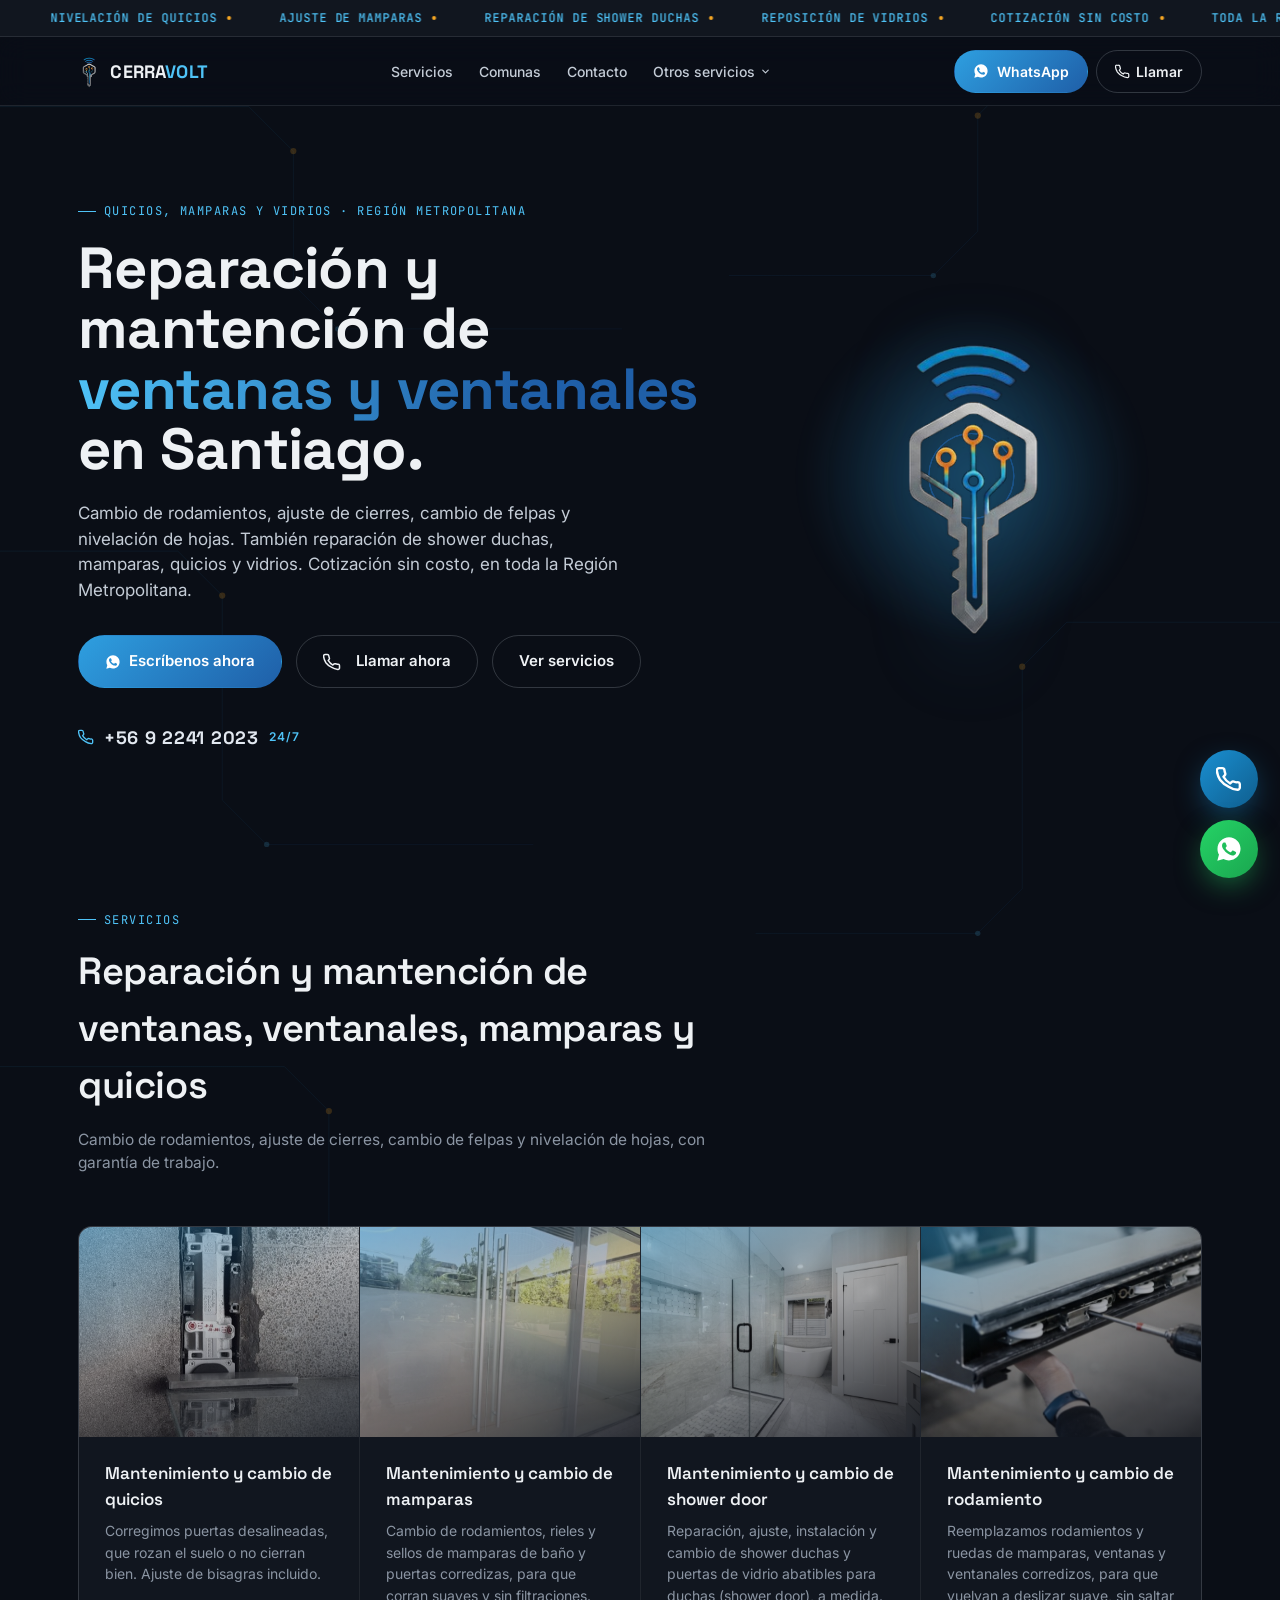
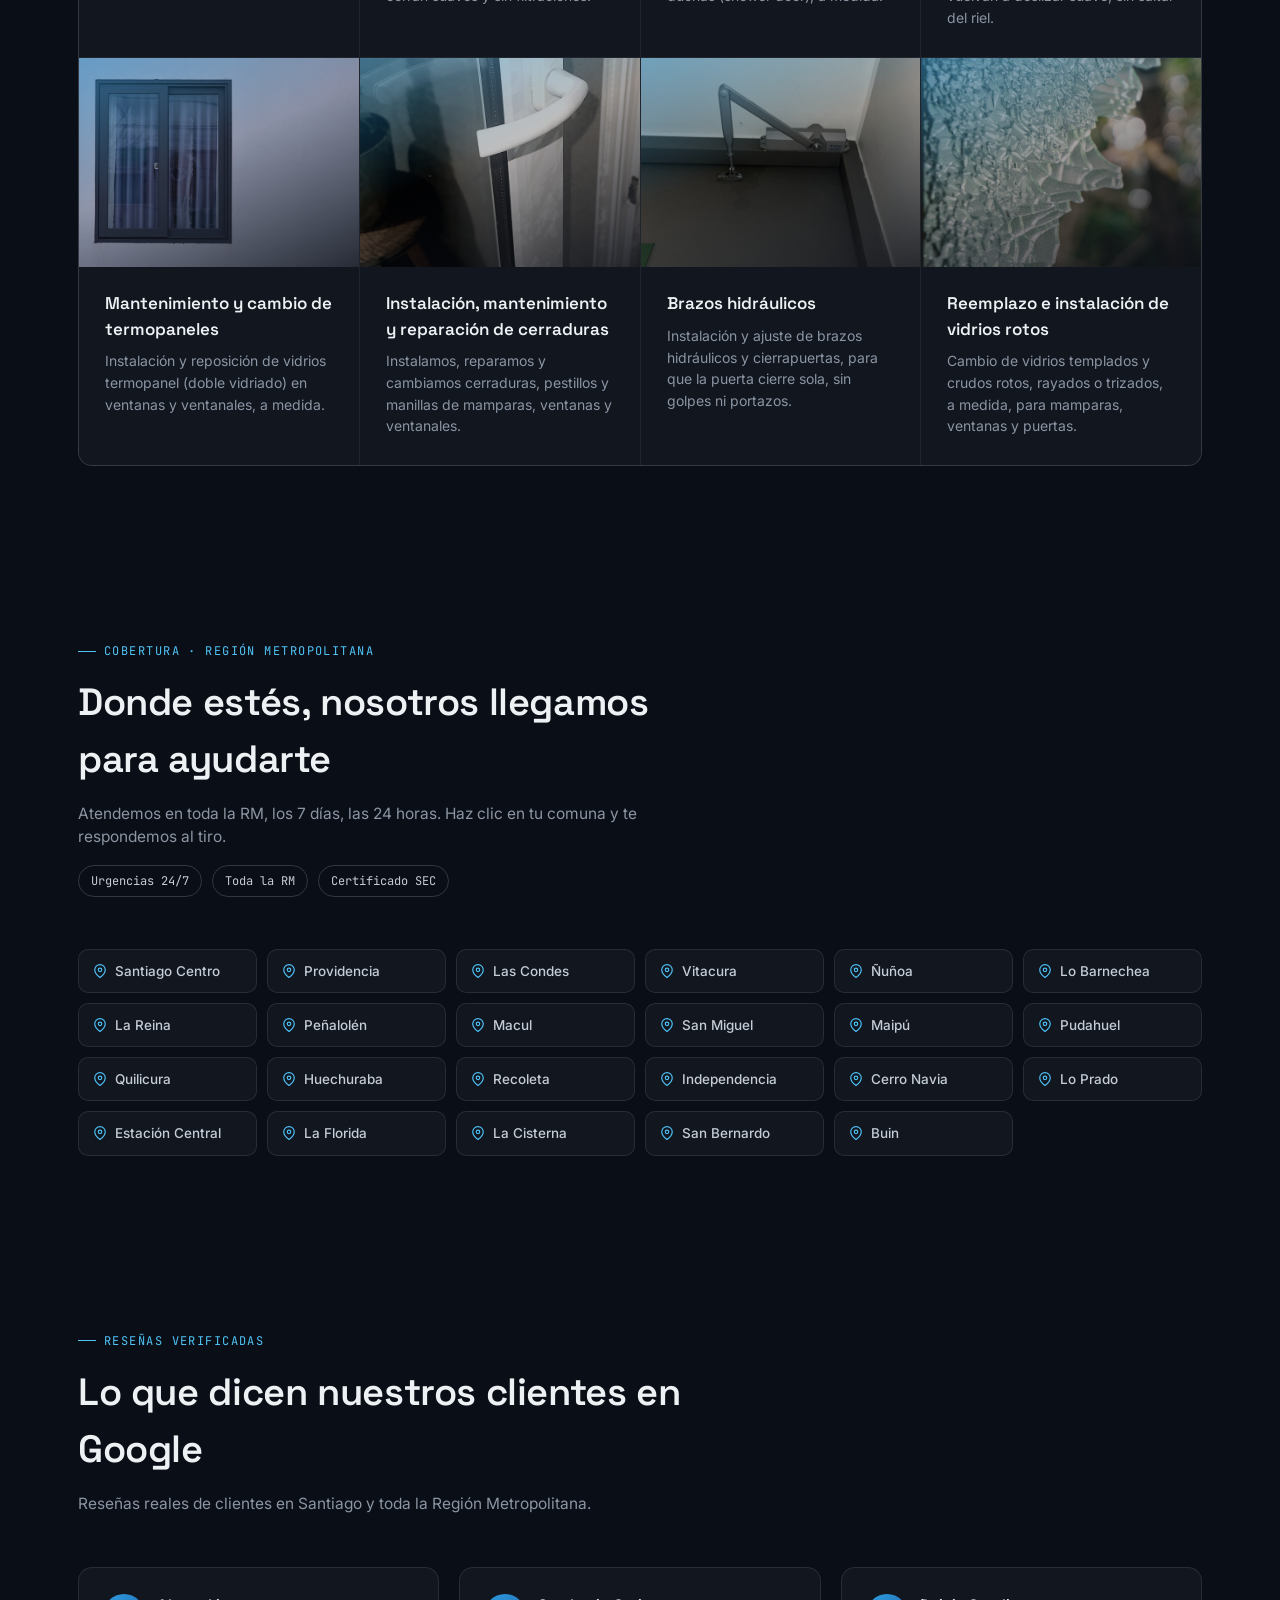
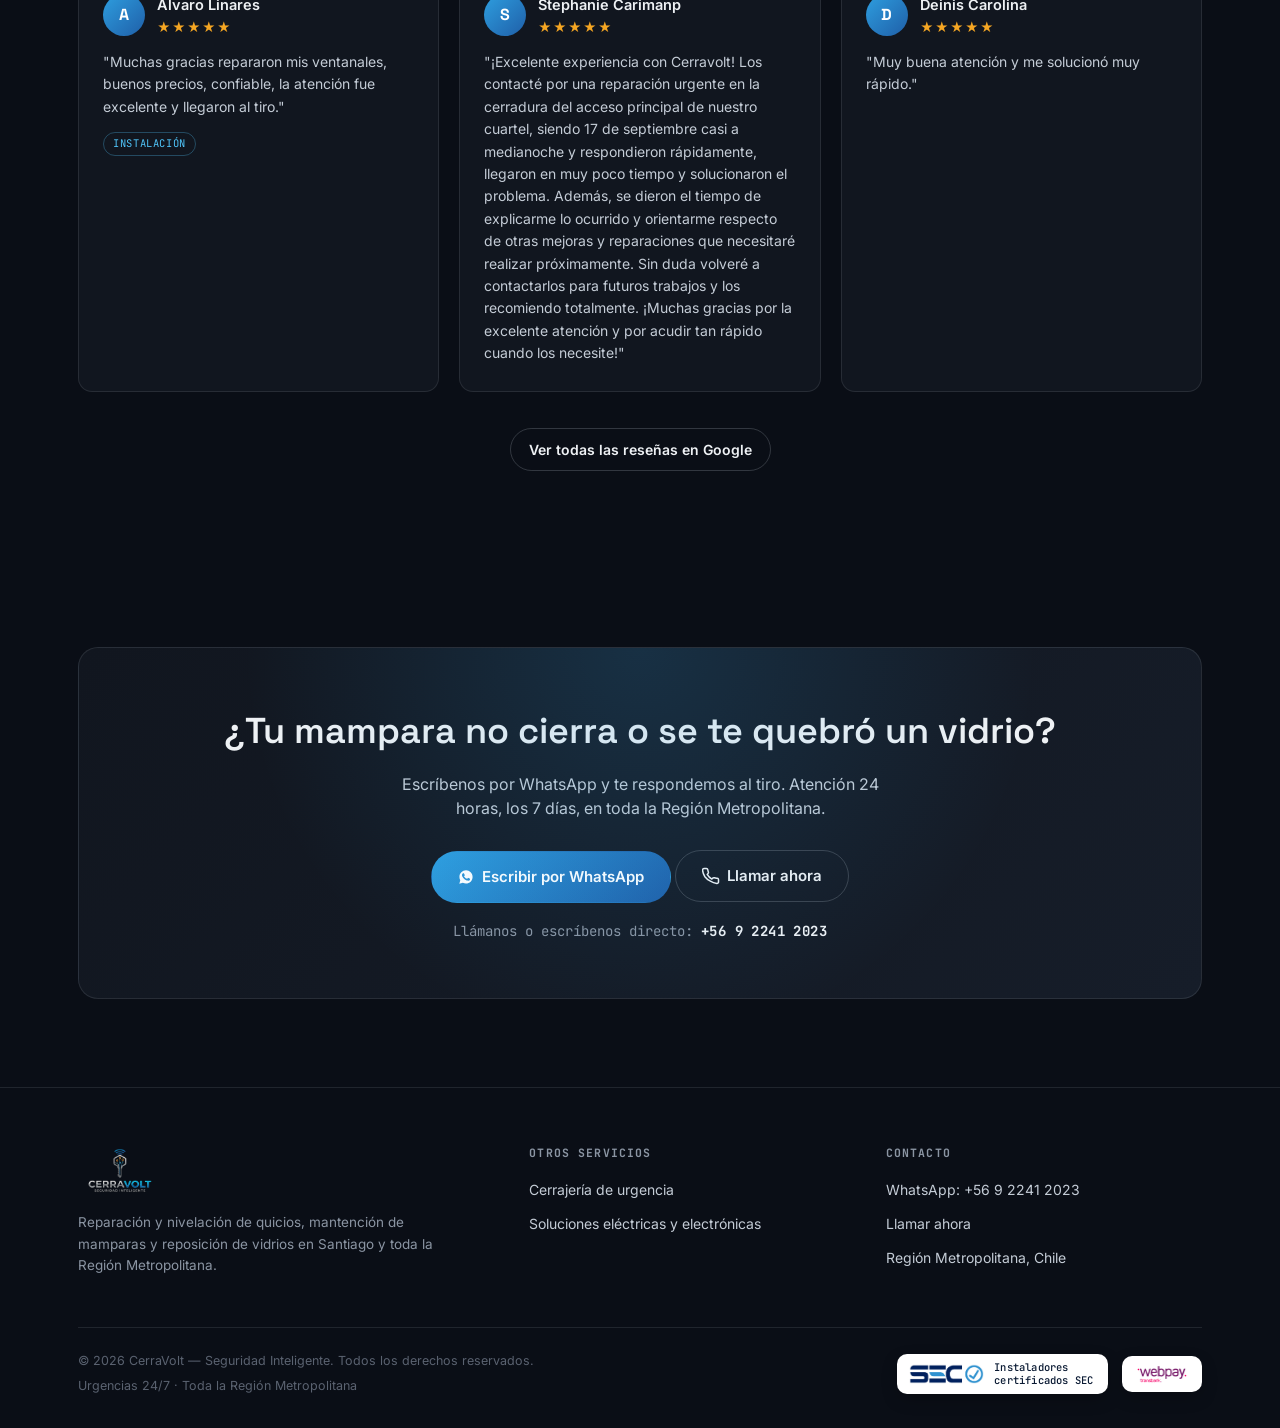
<file: quicios-vidrios/index.html>
<!DOCTYPE html>
<html lang="es-CL">
<head>
<meta charset="UTF-8">
<meta name="viewport" content="width=device-width, initial-scale=1.0">
<!-- Google Tag Manager -->
<script>(function(w,d,s,l,i){w[l]=w[l]||[];w[l].push({'gtm.start':
new Date().getTime(),event:'gtm.js'});var f=d.getElementsByTagName(s)[0],
j=d.createElement(s),dl=l!='dataLayer'?'&l='+l:'';j.async=true;j.src=
'https://www.googletagmanager.com/gtm.js?id='+i+dl;f.parentNode.insertBefore(j,f);
})(window,document,'script','dataLayer','GTM-NPRLC8XR');</script>
<!-- End Google Tag Manager -->
<!-- Google tag (gtag.js) -->
<script async src="https://www.googletagmanager.com/gtag/js?id=AW-18318931266"></script>
<script>
  window.dataLayer = window.dataLayer || [];
  function gtag(){dataLayer.push(arguments);}
  gtag('js', new Date());

  gtag('config', 'AW-18318931266');
</script>
<!-- Event snippet for Contacto conversion page -->
<script>
function gtag_report_conversion(url) {
  var callback = function () {
    if (typeof(url) != 'undefined') {
      window.location = url;
    }
  };
  gtag('event', 'conversion', {
      'send_to': 'AW-18318931266/LsunCIqEoPIcEMLqkp9E',
      'event_callback': callback
  });
  return false;
}
</script>
<title>Reparación y Mantención de Ventanas y Ventanales en Santiago | CerraVolt</title>
<meta name="description" content="Reparación y mantención de ventanas, ventanales, shower duchas, mamparas y quicios en Santiago y toda la RM: cambio de rodamientos, ajuste de cierres, cambio de felpas y nivelación de hojas. Cotización sin costo.">
<link rel="canonical" href="https://cerravolt.cl/quicios-vidrios/">
<link rel="icon" href="../assets/img/logo-icon.png">
<link rel="preconnect" href="https://fonts.googleapis.com">
<link rel="preconnect" href="https://fonts.gstatic.com" crossorigin>
<link href="https://fonts.googleapis.com/css2?family=Space+Grotesk:wght@400;500;600;700&family=Inter:wght@400;500;600;700&family=JetBrains+Mono:wght@400;500&display=swap" rel="stylesheet">
<link rel="stylesheet" href="../assets/css/site.css">
</head>
<body>
<!-- Google Tag Manager (noscript) -->
<noscript><iframe src="https://www.googletagmanager.com/ns.html?id=GTM-NPRLC8XR"
height="0" width="0" style="display:none;visibility:hidden"></iframe></noscript>
<!-- End Google Tag Manager (noscript) -->

<svg class="circuit-bg" id="circuitBg" viewBox="0 0 1440 1600" preserveAspectRatio="xMidYMin slice" xmlns="http://www.w3.org/2000/svg">
  <defs>
    <linearGradient id="traceGrad" x1="0" y1="0" x2="1" y2="1">
      <stop offset="0%" stop-color="#2e9fe0"/>
      <stop offset="100%" stop-color="#1f5fa8"/>
    </linearGradient>
  </defs>
  <g stroke="url(#traceGrad)" stroke-width="1" fill="none" opacity="0.18">
    <path d="M -50 120 H 280 L 330 170 V 320 L 380 370 H 700"/>
    <path d="M 1500 80 H 1150 L 1100 130 V 260 L 1050 310 H 820"/>
    <path d="M -50 620 H 200 L 250 670 V 900 L 300 950 H 600"/>
    <path d="M 1500 700 H 1200 L 1150 750 V 1000 L 1100 1050 H 850"/>
    <path d="M -50 1200 H 320 L 370 1250 V 1450 H 700"/>
  </g>
  <g fill="#f5a623" opacity="0.35">
    <circle cx="330" cy="170" r="3.5"/>
    <circle cx="1100" cy="130" r="3.5"/>
    <circle cx="250" cy="670" r="3.5"/>
    <circle cx="1150" cy="750" r="3.5"/>
    <circle cx="370" cy="1250" r="3.5"/>
  </g>
  <g fill="#4fc3f7" opacity="0.3">
    <circle cx="380" cy="370" r="3"/>
    <circle cx="1050" cy="310" r="3"/>
    <circle cx="300" cy="950" r="3"/>
    <circle cx="1100" cy="1050" r="3"/>
  </g>
</svg>

<div class="marquee">
  <div class="wrap" style="padding:0;">
    <div class="marquee-track" id="marqueeTrack">
    </div>
  </div>
</div>

<header class="nav">
  <div class="wrap nav-inner">
    <a href="../index.html" class="brand">
      <img src="../assets/img/logo-icon.png" alt="CerraVolt">
      <span class="word">CERRA<span class="volt">VOLT</span></span>
    </a>
    <button type="button" class="nav-mobile-toggle" id="navMobileToggle" aria-label="Abrir menú" aria-expanded="false" aria-controls="navMobileMenu">
      <svg width="22" height="22" viewBox="0 0 24 24" fill="none" stroke="currentColor" stroke-width="2" stroke-linecap="round" stroke-linejoin="round"><line x1="3" y1="6" x2="21" y2="6"/><line x1="3" y1="12" x2="21" y2="12"/><line x1="3" y1="18" x2="21" y2="18"/></svg>
    </button>
    <nav class="nav-links">
      <a href="#servicios">Servicios</a>
      <a href="#cobertura">Comunas</a>
      <a href="#contacto">Contacto</a>
      <div class="nav-dropdown">
        <a href="#" class="nav-dropdown-toggle" onclick="return false;">
          Otros servicios
          <svg width="11" height="11" viewBox="0 0 24 24" fill="none" stroke="currentColor" stroke-width="2.5" stroke-linecap="round" stroke-linejoin="round"><polyline points="6 9 12 15 18 9"/></svg>
        </a>
        <div class="nav-dropdown-menu">
          <a href="../index.html">Cerrajería de urgencia</a>
          <a href="../electricidad/">Soluciones eléctricas y electrónicas</a>
        </div>
      </div>
    </nav>
    <div style="display:flex;align-items:center;gap:8px;">
    <a class="btn btn-primary" id="navWaBtn" href="#" target="_blank" rel="noopener">
      <svg class="icon-wa" viewBox="0 0 24 24"><path fill="currentColor" d="M12.04 2C6.58 2 2.13 6.45 2.13 11.91c0 1.79.47 3.46 1.29 4.91L2 22l5.31-1.39c1.39.76 2.98 1.19 4.67 1.19h.01c5.46 0 9.91-4.45 9.91-9.91C21.9 6.45 17.5 2 12.04 2zm5.81 14.07c-.25.7-1.45 1.34-2 1.43-.51.08-1.15.11-1.86-.12-.43-.13-.98-.32-1.69-.62-2.97-1.28-4.91-4.27-5.06-4.47-.15-.2-1.21-1.61-1.21-3.07 0-1.46.77-2.18 1.04-2.47.27-.29.59-.36.79-.36.2 0 .4 0 .57.01.18.01.43-.07.67.51.25.6.85 2.07.92 2.22.07.15.12.33.02.53-.1.2-.15.32-.3.49-.15.17-.31.38-.45.51-.15.15-.3.31-.13.6.17.29.76 1.25 1.63 2.02 1.12 1 2.06 1.31 2.36 1.46.3.15.47.13.65-.08.18-.21.76-.88.96-1.18.2-.3.4-.25.67-.15.27.1 1.74.82 2.04.97.3.15.5.22.57.34.07.13.07.74-.18 1.44z"/></svg>
      WhatsApp
    </a>
    <a class="btn btn-ghost" href="tel:+56922412023" style="display:inline-flex;align-items:center;gap:6px;">
      <svg width="15" height="15" viewBox="0 0 24 24" fill="none" stroke="currentColor" stroke-width="2" stroke-linecap="round" stroke-linejoin="round"><path d="M22 16.92v3a2 2 0 01-2.18 2 19.79 19.79 0 01-8.63-3.07A19.5 19.5 0 013.86 13a19.79 19.79 0 01-3.07-8.67A2 2 0 012.77 2h3a2 2 0 012 1.72c.127.96.361 1.903.7 2.81a2 2 0 01-.45 2.11L6.91 9.91a16 16 0 006.18 6.18l1.27-1.27a2 2 0 012.11-.45c.907.339 1.85.573 2.81.7A2 2 0 0122 16.92z"/></svg>
      Llamar
    </a>
    </div>
  </div>
  <div class="nav-mobile-menu" id="navMobileMenu">
    <a href="#servicios">Servicios</a>
    <a href="#cobertura">Comunas</a>
    <a href="#contacto">Contacto</a>
    <div class="nav-mobile-divider"></div>
    <span class="nav-mobile-label">Otros servicios</span>
          <a href="../index.html">Cerrajería de urgencia</a>
          <a href="../electricidad/">Soluciones eléctricas y electrónicas</a>
    <div class="nav-mobile-divider"></div>
    <a class="btn btn-primary nav-mobile-wa-btn" href="#" target="_blank" rel="noopener">
      <svg class="icon-wa" viewBox="0 0 24 24"><path fill="currentColor" d="M12.04 2C6.58 2 2.13 6.45 2.13 11.91c0 1.79.47 3.46 1.29 4.91L2 22l5.31-1.39c1.39.76 2.98 1.19 4.67 1.19h.01c5.46 0 9.91-4.45 9.91-9.91C21.9 6.45 17.5 2 12.04 2zm5.81 14.07c-.25.7-1.45 1.34-2 1.43-.51.08-1.15.11-1.86-.12-.43-.13-.98-.32-1.69-.62-2.97-1.28-4.91-4.27-5.06-4.47-.15-.2-1.21-1.61-1.21-3.07 0-1.46.77-2.18 1.04-2.47.27-.29.59-.36.79-.36.2 0 .4 0 .57.01.18.01.43-.07.67.51.25.6.85 2.07.92 2.22.07.15.12.33.02.53-.1.2-.15.32-.3.49-.15.17-.31.38-.45.51-.15.15-.3.31-.13.6.17.29.76 1.25 1.63 2.02 1.12 1 2.06 1.31 2.36 1.46.3.15.47.13.65-.08.18-.21.76-.88.96-1.18.2-.3.4-.25.67-.15.27.1 1.74.82 2.04.97.3.15.5.22.57.34.07.13.07.74-.18 1.44z"/></svg>
      Escribir por WhatsApp
    </a>
    <a class="btn btn-ghost" href="tel:+56922412023" style="display:inline-flex;align-items:center;justify-content:center;gap:6px;">
      <svg width="15" height="15" viewBox="0 0 24 24" fill="none" stroke="currentColor" stroke-width="2" stroke-linecap="round" stroke-linejoin="round"><path d="M22 16.92v3a2 2 0 01-2.18 2 19.79 19.79 0 01-8.63-3.07A19.5 19.5 0 013.86 13a19.79 19.79 0 01-3.07-8.67A2 2 0 012.77 2h3a2 2 0 012 1.72c.127.96.361 1.903.7 2.81a2 2 0 01-.45 2.11L6.91 9.91a16 16 0 006.18 6.18l1.27-1.27a2 2 0 012.11-.45c.907.339 1.85.573 2.81.7A2 2 0 0122 16.92z"/></svg>
      Llamar ahora
    </a>
  </div>
</header>

<main id="top">

  <section class="hero">
    <div class="wrap hero-grid">
      <div>
        <div class="eyebrow">Quicios, mamparas y vidrios · Región Metropolitana</div>
        <h1>Reparación y mantención de <span class="accent">ventanas y ventanales</span> en Santiago.</h1>
        <p class="lead">Cambio de rodamientos, ajuste de cierres, cambio de felpas y nivelación de hojas. También reparación de shower duchas, mamparas, quicios y vidrios. Cotización sin costo, en toda la Región Metropolitana.</p>
        <div class="hero-cta">
          <a class="btn btn-primary btn-lg hero-wa-btn" href="#" target="_blank" rel="noopener">
            <svg class="icon-wa" viewBox="0 0 24 24"><path fill="currentColor" d="M12.04 2C6.58 2 2.13 6.45 2.13 11.91c0 1.79.47 3.46 1.29 4.91L2 22l5.31-1.39c1.39.76 2.98 1.19 4.67 1.19h.01c5.46 0 9.91-4.45 9.91-9.91C21.9 6.45 17.5 2 12.04 2zm5.81 14.07c-.25.7-1.45 1.34-2 1.43-.51.08-1.15.11-1.86-.12-.43-.13-.98-.32-1.69-.62-2.97-1.28-4.91-4.27-5.06-4.47-.15-.2-1.21-1.61-1.21-3.07 0-1.46.77-2.18 1.04-2.47.27-.29.59-.36.79-.36.2 0 .4 0 .57.01.18.01.43-.07.67.51.25.6.85 2.07.92 2.22.07.15.12.33.02.53-.1.2-.15.32-.3.49-.15.17-.31.38-.45.51-.15.15-.3.31-.13.6.17.29.76 1.25 1.63 2.02 1.12 1 2.06 1.31 2.36 1.46.3.15.47.13.65-.08.18-.21.76-.88.96-1.18.2-.3.4-.25.67-.15.27.1 1.74.82 2.04.97.3.15.5.22.57.34.07.13.07.74-.18 1.44z"/></svg>
            Escríbenos ahora
          </a>
          <a class="btn btn-ghost btn-lg" href="tel:+56922412023">
            <svg width="18" height="18" viewBox="0 0 24 24" fill="none" stroke="currentColor" stroke-width="2" stroke-linecap="round" stroke-linejoin="round" style="margin-right:7px;flex-shrink:0"><path d="M22 16.92v3a2 2 0 01-2.18 2 19.79 19.79 0 01-8.63-3.07A19.5 19.5 0 013.86 13a19.79 19.79 0 01-3.07-8.67A2 2 0 012.77 2h3a2 2 0 012 1.72c.127.96.361 1.903.7 2.81a2 2 0 01-.45 2.11L6.91 9.91a16 16 0 006.18 6.18l1.27-1.27a2 2 0 012.11-.45c.907.339 1.85.573 2.81.7A2 2 0 0122 16.92z"/></svg>
            Llamar ahora
          </a>
          <a class="btn btn-ghost btn-lg" href="#servicios">Ver servicios</a>
        </div>
        <div class="hero-phone-display" style="margin-top:14px; display:flex; align-items:center; gap:10px;">
          <svg width="16" height="16" viewBox="0 0 24 24" fill="none" stroke="#4fc3f7" stroke-width="2" stroke-linecap="round" stroke-linejoin="round"><path d="M22 16.92v3a2 2 0 01-2.18 2 19.79 19.79 0 01-8.63-3.07A19.5 19.5 0 013.86 13a19.79 19.79 0 01-3.07-8.67A2 2 0 012.77 2h3a2 2 0 012 1.72c.127.96.361 1.903.7 2.81a2 2 0 01-.45 2.11L6.91 9.91a16 16 0 006.18 6.18l1.27-1.27a2 2 0 012.11-.45c.907.339 1.85.573 2.81.7A2 2 0 0122 16.92z"/></svg>
          <a href="tel:+56922412023" style="color:#e2e8f0; font-size:18px; font-weight:700; letter-spacing:0.04em; text-decoration:none; font-family:var(--display);">+56 9 2241 2023</a>
          <span style="font-size:12px; color:#4fc3f7; font-weight:600; letter-spacing:0.08em;">24/7</span>
        </div>
      </div>
      <div class="hero-visual">
        <svg class="rings" viewBox="0 0 320 320">
          <circle class="ring r1" cx="160" cy="160" r="40"/>
          <circle class="ring r2" cx="160" cy="160" r="40"/>
          <circle class="ring r3" cx="160" cy="160" r="40"/>
        </svg>
        <div class="glow"></div>
        <img src="../assets/img/hero-key.png" alt="Reparación de quicios, mamparas y vidrios CerraVolt">
      </div>
    </div>
  </section>

  <section id="servicios">
    <div class="wrap">
      <div class="section-head">
        <div class="eyebrow">Servicios</div>
        <h2>Reparación y mantención de ventanas, ventanales, mamparas y quicios</h2>
        <p>Cambio de rodamientos, ajuste de cierres, cambio de felpas y nivelación de hojas, con garantía de trabajo.</p>
      </div>
      <div class="services-grid">

        <div class="service-card">
          <div class="thumb"><img src="../assets/img/services/quicios-mamparas.jpg" alt="Mantenimiento y cambio de quicios" loading="lazy"></div>
          <div class="body">
            <h3>Mantenimiento y cambio de quicios</h3>
            <p>Corregimos puertas desalineadas, que rozan el suelo o no cierran bien. Ajuste de bisagras incluido.</p>
          </div>
        </div>

        <div class="service-card">
          <div class="thumb"><img src="../assets/img/services/ajuste-mamparas.jpg" alt="Mantenimiento y cambio de mamparas" loading="lazy"></div>
          <div class="body">
            <h3>Mantenimiento y cambio de mamparas</h3>
            <p>Cambio de rodamientos, rieles y sellos de mamparas de baño y puertas corredizas, para que corran suaves y sin filtraciones.</p>
          </div>
        </div>

        <div class="service-card">
          <div class="thumb"><img src="../assets/img/services/shower-door.jpg" alt="Mantenimiento y cambio de shower door" loading="lazy"></div>
          <div class="body">
            <h3>Mantenimiento y cambio de shower door</h3>
            <p>Reparación, ajuste, instalación y cambio de shower duchas y puertas de vidrio abatibles para duchas (shower door), a medida.</p>
          </div>
        </div>

        <div class="service-card">
          <div class="thumb"><img src="../assets/img/services/rodamientos-ventanas.jpg" alt="Mantenimiento y cambio de rodamiento" loading="lazy"></div>
          <div class="body">
            <h3>Mantenimiento y cambio de rodamiento</h3>
            <p>Reemplazamos rodamientos y ruedas de mamparas, ventanas y ventanales corredizos, para que vuelvan a deslizar suave, sin saltar del riel.</p>
          </div>
        </div>

        <div class="service-card">
          <div class="thumb"><img src="../assets/img/services/vidrios-termopanel.jpg" alt="Mantenimiento y cambio de termopaneles" loading="lazy"></div>
          <div class="body">
            <h3>Mantenimiento y cambio de termopaneles</h3>
            <p>Instalación y reposición de vidrios termopanel (doble vidriado) en ventanas y ventanales, a medida.</p>
          </div>
        </div>

        <div class="service-card">
          <div class="thumb"><img src="../assets/img/services/cerraduras-ventanales.jpg" alt="Instalación, mantenimiento y reparación de cerraduras" loading="lazy"></div>
          <div class="body">
            <h3>Instalación, mantenimiento y reparación de cerraduras</h3>
            <p>Instalamos, reparamos y cambiamos cerraduras, pestillos y manillas de mamparas, ventanas y ventanales.</p>
          </div>
        </div>

        <div class="service-card">
          <div class="thumb"><img src="../assets/img/services/brazos-hidraulicos.jpg" alt="Brazos hidráulicos" loading="lazy"></div>
          <div class="body">
            <h3>Brazos hidráulicos</h3>
            <p>Instalación y ajuste de brazos hidráulicos y cierrapuertas, para que la puerta cierre sola, sin golpes ni portazos.</p>
          </div>
        </div>

        <div class="service-card">
          <div class="thumb"><img src="../assets/img/services/reposicion-vidrios.jpg" alt="Reemplazo e instalación de vidrios rotos" loading="lazy"></div>
          <div class="body">
            <h3>Reemplazo e instalación de vidrios rotos</h3>
            <p>Cambio de vidrios templados y crudos rotos, rayados o trizados, a medida, para mamparas, ventanas y puertas.</p>
          </div>
        </div>

      </div>
    </div>
  </section>

  <section id="cobertura">
    <div class="wrap">
      <div class="section-head">
        <div class="eyebrow">Cobertura · Región Metropolitana</div>
        <h2>Donde estés, nosotros llegamos para ayudarte</h2>
        <p>Atendemos en toda la RM, los 7 días, las 24 horas. Haz clic en tu comuna y te respondemos al tiro.</p>
        <div class="chips" style="margin-top:16px;">
          <span class="chip">Urgencias 24/7</span>
          <span class="chip">Toda la RM</span>
          <span class="chip">Certificado SEC</span>
        </div>
      </div>
      <div class="communes-grid">
        <a class="commune-btn" href="https://wa.me/56922412023?text=Necesito%20reparar%20una%20mampara%2C%20quicio%20o%20vidrio%20en%20Santiago%20Centro" target="_blank" rel="noopener"><svg width="14" height="14" viewBox="0 0 24 24" fill="none" stroke="currentColor" stroke-width="2"><path d="M21 10c0 7-9 13-9 13S3 17 3 10a9 9 0 0118 0z"/><circle cx="12" cy="10" r="3"/></svg>Santiago Centro</a>
        <a class="commune-btn" href="https://wa.me/56922412023?text=Necesito%20reparar%20una%20mampara%2C%20quicio%20o%20vidrio%20en%20Providencia" target="_blank" rel="noopener"><svg width="14" height="14" viewBox="0 0 24 24" fill="none" stroke="currentColor" stroke-width="2"><path d="M21 10c0 7-9 13-9 13S3 17 3 10a9 9 0 0118 0z"/><circle cx="12" cy="10" r="3"/></svg>Providencia</a>
        <a class="commune-btn" href="https://wa.me/56922412023?text=Necesito%20reparar%20una%20mampara%2C%20quicio%20o%20vidrio%20en%20Las%20Condes" target="_blank" rel="noopener"><svg width="14" height="14" viewBox="0 0 24 24" fill="none" stroke="currentColor" stroke-width="2"><path d="M21 10c0 7-9 13-9 13S3 17 3 10a9 9 0 0118 0z"/><circle cx="12" cy="10" r="3"/></svg>Las Condes</a>
        <a class="commune-btn" href="https://wa.me/56922412023?text=Necesito%20reparar%20una%20mampara%2C%20quicio%20o%20vidrio%20en%20Vitacura" target="_blank" rel="noopener"><svg width="14" height="14" viewBox="0 0 24 24" fill="none" stroke="currentColor" stroke-width="2"><path d="M21 10c0 7-9 13-9 13S3 17 3 10a9 9 0 0118 0z"/><circle cx="12" cy="10" r="3"/></svg>Vitacura</a>
        <a class="commune-btn" href="https://wa.me/56922412023?text=Necesito%20reparar%20una%20mampara%2C%20quicio%20o%20vidrio%20en%20%C3%91u%C3%B1oa" target="_blank" rel="noopener"><svg width="14" height="14" viewBox="0 0 24 24" fill="none" stroke="currentColor" stroke-width="2"><path d="M21 10c0 7-9 13-9 13S3 17 3 10a9 9 0 0118 0z"/><circle cx="12" cy="10" r="3"/></svg>Ñuñoa</a>
        <a class="commune-btn" href="https://wa.me/56922412023?text=Necesito%20reparar%20una%20mampara%2C%20quicio%20o%20vidrio%20en%20Lo%20Barnechea" target="_blank" rel="noopener"><svg width="14" height="14" viewBox="0 0 24 24" fill="none" stroke="currentColor" stroke-width="2"><path d="M21 10c0 7-9 13-9 13S3 17 3 10a9 9 0 0118 0z"/><circle cx="12" cy="10" r="3"/></svg>Lo Barnechea</a>
        <a class="commune-btn" href="https://wa.me/56922412023?text=Necesito%20reparar%20una%20mampara%2C%20quicio%20o%20vidrio%20en%20La%20Reina" target="_blank" rel="noopener"><svg width="14" height="14" viewBox="0 0 24 24" fill="none" stroke="currentColor" stroke-width="2"><path d="M21 10c0 7-9 13-9 13S3 17 3 10a9 9 0 0118 0z"/><circle cx="12" cy="10" r="3"/></svg>La Reina</a>
        <a class="commune-btn" href="https://wa.me/56922412023?text=Necesito%20reparar%20una%20mampara%2C%20quicio%20o%20vidrio%20en%20Pe%C3%B1alol%C3%A9n" target="_blank" rel="noopener"><svg width="14" height="14" viewBox="0 0 24 24" fill="none" stroke="currentColor" stroke-width="2"><path d="M21 10c0 7-9 13-9 13S3 17 3 10a9 9 0 0118 0z"/><circle cx="12" cy="10" r="3"/></svg>Peñalolén</a>
        <a class="commune-btn" href="https://wa.me/56922412023?text=Necesito%20reparar%20una%20mampara%2C%20quicio%20o%20vidrio%20en%20Macul" target="_blank" rel="noopener"><svg width="14" height="14" viewBox="0 0 24 24" fill="none" stroke="currentColor" stroke-width="2"><path d="M21 10c0 7-9 13-9 13S3 17 3 10a9 9 0 0118 0z"/><circle cx="12" cy="10" r="3"/></svg>Macul</a>
        <a class="commune-btn" href="https://wa.me/56922412023?text=Necesito%20reparar%20una%20mampara%2C%20quicio%20o%20vidrio%20en%20San%20Miguel" target="_blank" rel="noopener"><svg width="14" height="14" viewBox="0 0 24 24" fill="none" stroke="currentColor" stroke-width="2"><path d="M21 10c0 7-9 13-9 13S3 17 3 10a9 9 0 0118 0z"/><circle cx="12" cy="10" r="3"/></svg>San Miguel</a>
        <a class="commune-btn" href="https://wa.me/56922412023?text=Necesito%20reparar%20una%20mampara%2C%20quicio%20o%20vidrio%20en%20Maip%C3%BA" target="_blank" rel="noopener"><svg width="14" height="14" viewBox="0 0 24 24" fill="none" stroke="currentColor" stroke-width="2"><path d="M21 10c0 7-9 13-9 13S3 17 3 10a9 9 0 0118 0z"/><circle cx="12" cy="10" r="3"/></svg>Maipú</a>
        <a class="commune-btn" href="https://wa.me/56922412023?text=Necesito%20reparar%20una%20mampara%2C%20quicio%20o%20vidrio%20en%20Pudahuel" target="_blank" rel="noopener"><svg width="14" height="14" viewBox="0 0 24 24" fill="none" stroke="currentColor" stroke-width="2"><path d="M21 10c0 7-9 13-9 13S3 17 3 10a9 9 0 0118 0z"/><circle cx="12" cy="10" r="3"/></svg>Pudahuel</a>
        <a class="commune-btn" href="https://wa.me/56922412023?text=Necesito%20reparar%20una%20mampara%2C%20quicio%20o%20vidrio%20en%20Quilicura" target="_blank" rel="noopener"><svg width="14" height="14" viewBox="0 0 24 24" fill="none" stroke="currentColor" stroke-width="2"><path d="M21 10c0 7-9 13-9 13S3 17 3 10a9 9 0 0118 0z"/><circle cx="12" cy="10" r="3"/></svg>Quilicura</a>
        <a class="commune-btn" href="https://wa.me/56922412023?text=Necesito%20reparar%20una%20mampara%2C%20quicio%20o%20vidrio%20en%20Huechuraba" target="_blank" rel="noopener"><svg width="14" height="14" viewBox="0 0 24 24" fill="none" stroke="currentColor" stroke-width="2"><path d="M21 10c0 7-9 13-9 13S3 17 3 10a9 9 0 0118 0z"/><circle cx="12" cy="10" r="3"/></svg>Huechuraba</a>
        <a class="commune-btn" href="https://wa.me/56922412023?text=Necesito%20reparar%20una%20mampara%2C%20quicio%20o%20vidrio%20en%20Recoleta" target="_blank" rel="noopener"><svg width="14" height="14" viewBox="0 0 24 24" fill="none" stroke="currentColor" stroke-width="2"><path d="M21 10c0 7-9 13-9 13S3 17 3 10a9 9 0 0118 0z"/><circle cx="12" cy="10" r="3"/></svg>Recoleta</a>
        <a class="commune-btn" href="https://wa.me/56922412023?text=Necesito%20reparar%20una%20mampara%2C%20quicio%20o%20vidrio%20en%20Independencia" target="_blank" rel="noopener"><svg width="14" height="14" viewBox="0 0 24 24" fill="none" stroke="currentColor" stroke-width="2"><path d="M21 10c0 7-9 13-9 13S3 17 3 10a9 9 0 0118 0z"/><circle cx="12" cy="10" r="3"/></svg>Independencia</a>
        <a class="commune-btn" href="https://wa.me/56922412023?text=Necesito%20reparar%20una%20mampara%2C%20quicio%20o%20vidrio%20en%20Cerro%20Navia" target="_blank" rel="noopener"><svg width="14" height="14" viewBox="0 0 24 24" fill="none" stroke="currentColor" stroke-width="2"><path d="M21 10c0 7-9 13-9 13S3 17 3 10a9 9 0 0118 0z"/><circle cx="12" cy="10" r="3"/></svg>Cerro Navia</a>
        <a class="commune-btn" href="https://wa.me/56922412023?text=Necesito%20reparar%20una%20mampara%2C%20quicio%20o%20vidrio%20en%20Lo%20Prado" target="_blank" rel="noopener"><svg width="14" height="14" viewBox="0 0 24 24" fill="none" stroke="currentColor" stroke-width="2"><path d="M21 10c0 7-9 13-9 13S3 17 3 10a9 9 0 0118 0z"/><circle cx="12" cy="10" r="3"/></svg>Lo Prado</a>
        <a class="commune-btn" href="https://wa.me/56922412023?text=Necesito%20reparar%20una%20mampara%2C%20quicio%20o%20vidrio%20en%20Estaci%C3%B3n%20Central" target="_blank" rel="noopener"><svg width="14" height="14" viewBox="0 0 24 24" fill="none" stroke="currentColor" stroke-width="2"><path d="M21 10c0 7-9 13-9 13S3 17 3 10a9 9 0 0118 0z"/><circle cx="12" cy="10" r="3"/></svg>Estación Central</a>
        <a class="commune-btn" href="https://wa.me/56922412023?text=Necesito%20reparar%20una%20mampara%2C%20quicio%20o%20vidrio%20en%20La%20Florida" target="_blank" rel="noopener"><svg width="14" height="14" viewBox="0 0 24 24" fill="none" stroke="currentColor" stroke-width="2"><path d="M21 10c0 7-9 13-9 13S3 17 3 10a9 9 0 0118 0z"/><circle cx="12" cy="10" r="3"/></svg>La Florida</a>
        <a class="commune-btn" href="https://wa.me/56922412023?text=Necesito%20reparar%20una%20mampara%2C%20quicio%20o%20vidrio%20en%20La%20Cisterna" target="_blank" rel="noopener"><svg width="14" height="14" viewBox="0 0 24 24" fill="none" stroke="currentColor" stroke-width="2"><path d="M21 10c0 7-9 13-9 13S3 17 3 10a9 9 0 0118 0z"/><circle cx="12" cy="10" r="3"/></svg>La Cisterna</a>
        <a class="commune-btn" href="https://wa.me/56922412023?text=Necesito%20reparar%20una%20mampara%2C%20quicio%20o%20vidrio%20en%20San%20Bernardo" target="_blank" rel="noopener"><svg width="14" height="14" viewBox="0 0 24 24" fill="none" stroke="currentColor" stroke-width="2"><path d="M21 10c0 7-9 13-9 13S3 17 3 10a9 9 0 0118 0z"/><circle cx="12" cy="10" r="3"/></svg>San Bernardo</a>
        <a class="commune-btn" href="https://wa.me/56922412023?text=Necesito%20reparar%20una%20mampara%2C%20quicio%20o%20vidrio%20en%20Buin" target="_blank" rel="noopener"><svg width="14" height="14" viewBox="0 0 24 24" fill="none" stroke="currentColor" stroke-width="2"><path d="M21 10c0 7-9 13-9 13S3 17 3 10a9 9 0 0118 0z"/><circle cx="12" cy="10" r="3"/></svg>Buin</a>
      </div>
    </div>
  </section>

  <section id="resenas">
    <div class="wrap">
      <div class="section-head">
        <div class="eyebrow">Reseñas verificadas</div>
        <h2>Lo que dicen nuestros clientes en Google</h2>
        <p>Reseñas reales de clientes en Santiago y toda la Región Metropolitana.</p>
      </div>
      <div class="reviews-grid">
        <div class="review-card">
          <div class="review-head">
            <div class="review-avatar">A</div>
            <div>
              <div class="review-name">Alvaro Linares</div>
              <div class="review-stars">★★★★★</div>
            </div>
          </div>
          <p class="review-text">"Muchas gracias repararon mis ventanales, buenos precios, confiable, la atención fue excelente y llegaron al tiro."</p>
          <span class="review-tag">Instalación</span>
        </div>
        <div class="review-card">
          <div class="review-head">
            <div class="review-avatar">J</div>
            <div>
              <div class="review-name">Julio Arosemena</div>
              <div class="review-stars">★★★★★</div>
            </div>
          </div>
          <p class="review-text">"No pensé que llegaran a las 2 de la mañana, muy agradecido. Muy profesional, quedé satisfecho con el trabajo."</p>
          <span class="review-tag">Cerrajero a domicilio</span>
        </div>
        <div class="review-card">
          <div class="review-head">
            <div class="review-avatar">J</div>
            <div>
              <div class="review-name">Jhon Estupiñan</div>
              <div class="review-stars">★★★★★</div>
            </div>
          </div>
          <p class="review-text">"Súper rápidos, llegaron al tiro a mi domicilio!!"</p>
          <span class="review-tag">Asistencia para abrir puertas</span>
        </div>
        <div class="review-card">
          <div class="review-head">
            <div class="review-avatar">K</div>
            <div>
              <div class="review-name">Karla Cordero Dviasso</div>
              <div class="review-stars">★★★★★</div>
            </div>
          </div>
          <p class="review-text">"Excelente servicio, un muy buen trabajo perfecto como se requería y además muy rápido desde que se realizó la cotización hasta el montaje. Los recomiendo!"</p>
        </div>
        <div class="review-card">
          <div class="review-head">
            <div class="review-avatar">D</div>
            <div>
              <div class="review-name">Deinis Carolina</div>
              <div class="review-stars">★★★★★</div>
            </div>
          </div>
          <p class="review-text">"Muy buena atención y me solucionó muy rápido."</p>
        </div>
        <div class="review-card">
          <div class="review-head">
            <div class="review-avatar">V</div>
            <div>
              <div class="review-name">Valentina Ramirez</div>
              <div class="review-stars">★★★★★</div>
            </div>
          </div>
          <p class="review-text">"Excelente servicio, eficiente muchísimas gracias.☺️"</p>
        </div>
        <div class="review-card">
          <div class="review-head">
            <div class="review-avatar">S</div>
            <div>
              <div class="review-name">Stephanie Carimanp</div>
              <div class="review-stars">★★★★★</div>
            </div>
          </div>
          <p class="review-text">"¡Excelente experiencia con Cerravolt! Los contacté por una reparación urgente en la cerradura del acceso principal de nuestro cuartel, siendo 17 de septiembre casi a medianoche y respondieron rápidamente, llegaron en muy poco tiempo y solucionaron el problema. Además, se dieron el tiempo de explicarme lo ocurrido y orientarme respecto de otras mejoras y reparaciones que necesitaré realizar próximamente. Sin duda volveré a contactarlos para futuros trabajos y los recomiendo totalmente. ¡Muchas gracias por la excelente atención y por acudir tan rápido cuando los necesite!"</p>
        </div>
        <div class="review-card">
          <div class="review-head">
            <div class="review-avatar">J</div>
            <div>
              <div class="review-name">juan Castor</div>
              <div class="review-stars">★★★★★</div>
            </div>
          </div>
          <p class="review-text">"Excelente servicio de cerravolt, muy rápido y a un precio súper conveniente. Nuestras mamparas estaban en pésimo estado y las dejaron impecables en apenas 2 horas. ¡Totalmente recomendados!"</p>
        </div>
      </div>
      <script>
        (function(){
          var g=document.querySelector('.reviews-grid'); if(!g) return;
          var c=[].slice.call(g.children);
          for(var i=c.length-1;i>0;i--){var j=Math.floor(Math.random()*(i+1)); var t=c[i]; c[i]=c[j]; c[j]=t;}
          c.forEach(function(el,k){ g.appendChild(el); if(k>=3) el.style.display='none'; });
        })();
      </script>
      <div style="text-align:center; margin-top:36px;">
        <a class="btn btn-ghost" href="https://share.google/Q5XCfoD0J6TOkRFoq" target="_blank" rel="noopener">Ver todas las reseñas en Google</a>
      </div>
    </div>
  </section>

  <section id="contacto">
    <div class="wrap">
      <div class="cta">
        <h2>¿Tu mampara no cierra o se te quebró un vidrio?</h2>
        <p>Escríbenos por WhatsApp y te respondemos al tiro. Atención 24 horas, los 7 días, en toda la Región Metropolitana.</p>
        <a class="btn btn-primary btn-lg cta-wa-btn" href="#" target="_blank" rel="noopener">
          <svg class="icon-wa" viewBox="0 0 24 24"><path fill="currentColor" d="M12.04 2C6.58 2 2.13 6.45 2.13 11.91c0 1.79.47 3.46 1.29 4.91L2 22l5.31-1.39c1.39.76 2.98 1.19 4.67 1.19h.01c5.46 0 9.91-4.45 9.91-9.91C21.9 6.45 17.5 2 12.04 2zm5.81 14.07c-.25.7-1.45 1.34-2 1.43-.51.08-1.15.11-1.86-.12-.43-.13-.98-.32-1.69-.62-2.97-1.28-4.91-4.27-5.06-4.47-.15-.2-1.21-1.61-1.21-3.07 0-1.46.77-2.18 1.04-2.47.27-.29.59-.36.79-.36.2 0 .4 0 .57.01.18.01.43-.07.67.51.25.6.85 2.07.92 2.22.07.15.12.33.02.53-.1.2-.15.32-.3.49-.15.17-.31.38-.45.51-.15.15-.3.31-.13.6.17.29.76 1.25 1.63 2.02 1.12 1 2.06 1.31 2.36 1.46.3.15.47.13.65-.08.18-.21.76-.88.96-1.18.2-.3.4-.25.67-.15.27.1 1.74.82 2.04.97.3.15.5.22.57.34.07.13.07.74-.18 1.44z"/></svg>
          Escribir por WhatsApp
        </a>
        <a class="btn btn-ghost btn-lg" href="tel:+56922412023" style="display:inline-flex;align-items:center;gap:7px;">
          <svg width="18" height="18" viewBox="0 0 24 24" fill="none" stroke="currentColor" stroke-width="2" stroke-linecap="round" stroke-linejoin="round" ><path d="M22 16.92v3a2 2 0 01-2.18 2 19.79 19.79 0 01-8.63-3.07A19.5 19.5 0 013.86 13a19.79 19.79 0 01-3.07-8.67A2 2 0 012.77 2h3a2 2 0 012 1.72c.127.96.361 1.903.7 2.81a2 2 0 01-.45 2.11L6.91 9.91a16 16 0 006.18 6.18l1.27-1.27a2 2 0 012.11-.45c.907.339 1.85.573 2.81.7A2 2 0 0122 16.92z"/></svg>
          Llamar ahora
        </a>
        <div class="phone">Llámanos o escríbenos directo: <b id="phoneDisplay">+56 9 2241 2023</b></div>
      </div>
    </div>
  </section>

</main>

<footer>
  <div class="wrap">
    <div class="footer-grid">
      <div class="footer-brand">
        <img src="../assets/img/logo-footer.png" alt="CerraVolt — Seguridad Inteligente">
        <p>Reparación y nivelación de quicios, mantención de mamparas y reposición de vidrios en Santiago y toda la Región Metropolitana.</p>
      </div>
      <div class="footer-col">
        <h4>Otros servicios</h4>
        <ul>
          <li><a href="../index.html">Cerrajería de urgencia</a></li>
          <li><a href="../electricidad/">Soluciones eléctricas y electrónicas</a></li>
        </ul>
      </div>
      <div class="footer-col">
        <h4>Contacto</h4>
        <ul>
          <li><a class="footer-wa-link" href="#" target="_blank" rel="noopener">WhatsApp: +56 9 2241 2023</a></li>
          <li><a href="tel:+56922412023">Llamar ahora</a></li>
          <li><span style="font-size:14px; color:var(--steel-300);">Región Metropolitana, Chile</span></li>
        </ul>
      </div>
    </div>
    <div class="footer-bottom">
      <div class="footer-bottom-left">
        <span>© <span id="year"></span> CerraVolt — Seguridad Inteligente. Todos los derechos reservados.</span>
        <span>Urgencias 24/7 · Toda la Región Metropolitana</span>
      </div>
      <div style="display:flex; flex-wrap:wrap; gap:14px; align-items:center;">
        <div class="sec-badge">
          <img src="../assets/img/sec-badge.png" alt="SEC">
          <span>Instaladores<br>certificados SEC</span>
        </div>
        <div class="payment-badge">
          <img src="../assets/img/webpay-transbank.png" alt="Webpay Plus - Transbank">
        </div>
      </div>
    </div>
  </div>
</footer>

<a href="tel:+56922412023" class="fab fab-call" aria-label="Llamar ahora" style="bottom:92px; background:linear-gradient(135deg,#1a8fd1,#0f5e8e); box-shadow:0 10px 30px -6px rgba(26,143,209,0.55); animation:none;">
  <svg viewBox="0 0 24 24" fill="none" stroke="#fff" stroke-width="2.2" stroke-linecap="round" stroke-linejoin="round" style="width:26px;height:26px;fill:none;"><path d="M22 16.92v3a2 2 0 01-2.18 2 19.79 19.79 0 01-8.63-3.07A19.5 19.5 0 013.86 13a19.79 19.79 0 01-3.07-8.67A2 2 0 012.77 2h3a2 2 0 012 1.72c.127.96.361 1.903.7 2.81a2 2 0 01-.45 2.11L6.91 9.91a16 16 0 006.18 6.18l1.27-1.27a2 2 0 012.11-.45c.907.339 1.85.573 2.81.7A2 2 0 0122 16.92z"/></svg>
</a>

<a class="fab" id="fabWa" href="#" target="_blank" rel="noopener" aria-label="Escribir por WhatsApp">
  <svg viewBox="0 0 24 24"><path d="M12.04 2C6.58 2 2.13 6.45 2.13 11.91c0 1.79.47 3.46 1.29 4.91L2 22l5.31-1.39c1.39.76 2.98 1.19 4.67 1.19h.01c5.46 0 9.91-4.45 9.91-9.91C21.9 6.45 17.5 2 12.04 2zm5.81 14.07c-.25.7-1.45 1.34-2 1.43-.51.08-1.15.11-1.86-.12-.43-.13-.98-.32-1.69-.62-2.97-1.28-4.91-4.27-5.06-4.47-.15-.2-1.21-1.61-1.21-3.07 0-1.46.77-2.18 1.04-2.47.27-.29.59-.36.79-.36.2 0 .4 0 .57.01.18.01.43-.07.67.51.25.6.85 2.07.92 2.22.07.15.12.33.02.53-.1.2-.15.32-.3.49-.15.17-.31.38-.45.51-.15.15-.3.31-.13.6.17.29.76 1.25 1.63 2.02 1.12 1 2.06 1.31 2.36 1.46.3.15.47.13.65-.08.18-.21.76-.88.96-1.18.2-.3.4-.25.67-.15.27.1 1.74.82 2.04.97.3.15.5.22.57.34.07.13.07.74-.18 1.44z"/></svg>
</a>

<script>
  const WA_NUMBER = "56922412023";
  const WA_MSG = encodeURIComponent("Hola, necesito ayuda.");
  const waUrl = `https://wa.me/${WA_NUMBER}?text=${WA_MSG}`;
  document.querySelectorAll('#navWaBtn, .hero-wa-btn, .cta-wa-btn, .footer-wa-link, #fabWa, .nav-mobile-wa-btn').forEach(el => {
    el.setAttribute('href', waUrl);
  });

  // Google Ads: report a "Contacto" conversion on WhatsApp/Llamar clicks
  document.querySelectorAll('a[href^="https://wa.me/"], a[href^="tel:"]').forEach(el => {
    el.addEventListener('click', function(e) {
      gtag_report_conversion();
    });
  });

  document.getElementById('year').textContent = new Date().getFullYear();

  // Mobile nav menu toggle
  const navToggle = document.getElementById('navMobileToggle');
  const navMenu = document.getElementById('navMobileMenu');
  navToggle.addEventListener('click', () => {
    const isOpen = navMenu.classList.toggle('open');
    navToggle.setAttribute('aria-expanded', isOpen ? 'true' : 'false');
  });
  navMenu.querySelectorAll('a').forEach(a => {
    a.addEventListener('click', () => {
      navMenu.classList.remove('open');
      navToggle.setAttribute('aria-expanded', 'false');
    });
  });

  const marqueeItems = [
    "Nivelación de quicios",
    "Ajuste de mamparas",
    "Reparación de shower duchas",
    "Reposición de vidrios",
    "Cotización sin costo",
    "Toda la Región Metropolitana"
  ];
  const track = document.getElementById('marqueeTrack');
  const buildSet = () => marqueeItems.map(t => `<span><b>${t}</b><span class="dot"></span></span>`).join('');
  track.innerHTML = buildSet() + buildSet();
</script>

</body>
</html>
</file>
<file: assets/css/site.css>
:root{
    --bg: #0a0e16;
    --bg-elevated: #11161f;
    --bg-elevated-2: #161d29;
    --line: rgba(196,204,214,0.12);
    --line-strong: rgba(196,204,214,0.22);
    --steel-100: #eef1f4;
    --steel-300: #c4ccd6;
    --steel-500: #8b95a3;
    --steel-700: #5a6270;
    --blue-400: #4fc3f7;
    --blue-500: #2e9fe0;
    --blue-700: #1f5fa8;
    --amber-400: #f5a623;
    --amber-glow: rgba(245,166,35,0.35);
    --blue-glow: rgba(46,159,224,0.35);
    --radius: 14px;
    --maxw: 1180px;
    --display: 'Space Grotesk', sans-serif;
    --body: 'Inter', sans-serif;
    --mono: 'JetBrains Mono', monospace;
  }

  *{box-sizing:border-box; margin:0; padding:0;}
  html{scroll-behavior:smooth;}
  body{
    background:var(--bg);
    color:var(--steel-100);
    font-family:var(--body);
    line-height:1.5;
    -webkit-font-smoothing:antialiased;
    overflow-x:hidden;
  }
  img{max-width:100%; display:block;}
  a{color:inherit; text-decoration:none;}
  ul{list-style:none;}
  .wrap{max-width:var(--maxw); margin:0 auto; padding:0 28px;}

  @media (prefers-reduced-motion: reduce){
    *{animation-duration:0.01ms !important; animation-iteration-count:1 !important; transition-duration:0.01ms !important; scroll-behavior:auto !important;}
  }

  /* ---------- Background circuit texture ---------- */
  .circuit-bg{
    position:fixed; inset:0; z-index:0; pointer-events:none; opacity:0.55;
  }

  /* ---------- Marquee ---------- */
  .marquee{
    background:var(--bg-elevated);
    border-bottom:1px solid var(--line);
    overflow:hidden;
    white-space:nowrap;
    position:relative;
    z-index:30;
  }
  .marquee-track{
    display:inline-flex;
    gap:48px;
    padding:9px 0;
    animation:marquee 26s linear infinite;
    will-change:transform;
  }
  .marquee span{
    font-family:var(--mono);
    font-size:12px;
    letter-spacing:0.08em;
    text-transform:uppercase;
    color:var(--steel-500);
    display:inline-flex;
    align-items:center;
    gap:10px;
  }
  .marquee span b{color:var(--blue-400); font-weight:500;}
  .marquee span .dot{width:4px; height:4px; border-radius:50%; background:var(--amber-400); display:inline-block;}
  @keyframes marquee{
    0%{transform:translateX(0);}
    100%{transform:translateX(-50%);}
  }

  /* ---------- Nav ---------- */
  header.nav{
    position:sticky; top:0; z-index:40;
    backdrop-filter:blur(14px) saturate(140%);
    background:rgba(10,14,22,0.78);
    border-bottom:1px solid var(--line);
  }
  .nav-inner{
    display:flex; align-items:center; justify-content:space-between;
    height:68px;
  }
  .brand{display:flex; align-items:center; gap:10px;}
  .brand img{height:34px; width:auto;}
  .brand .word{font-family:var(--display); font-weight:700; font-size:18px; letter-spacing:0.01em;}
  .brand .word .volt{color:var(--blue-400);}
  .nav-links{display:flex; align-items:center; gap:26px; flex-shrink:0;}
  .nav-links a{
    font-size:14px; color:var(--steel-300); font-weight:500;
    white-space:nowrap;
    transition:color .2s ease;
  }
  .nav-links a:hover{color:var(--steel-100);}
  .nav-dropdown{position:relative;}
  .nav-dropdown-toggle{
    display:inline-flex; align-items:center; gap:5px;
    font-size:14px; color:var(--steel-300); font-weight:500;
    transition:color .2s ease;
  }
  .nav-dropdown-toggle:hover{color:var(--steel-100);}
  .nav-dropdown-toggle svg{transition:transform .18s ease;}
  .nav-dropdown:hover .nav-dropdown-toggle svg,
  .nav-dropdown:focus-within .nav-dropdown-toggle svg{transform:rotate(180deg);}
  .nav-dropdown-menu{
    position:absolute; top:calc(100% + 14px); right:0;
    background:var(--bg-elevated); border:1px solid var(--line-strong);
    border-radius:12px; padding:8px; min-width:250px;
    box-shadow:0 16px 34px -10px rgba(0,0,0,0.55);
    opacity:0; visibility:hidden; transform:translateY(-6px);
    transition:opacity .18s ease, transform .18s ease, visibility .18s;
    z-index:60;
  }
  .nav-dropdown:hover .nav-dropdown-menu,
  .nav-dropdown:focus-within .nav-dropdown-menu{
    opacity:1; visibility:visible; transform:translateY(0);
  }
  .nav-dropdown-menu a{
    display:block; padding:10px 12px; border-radius:8px;
    font-size:13.5px; color:var(--steel-300); font-weight:500;
    white-space:nowrap; transition:background .15s ease, color .15s ease;
  }
  .nav-dropdown-menu a:hover{background:var(--bg-elevated-2); color:var(--steel-100);}
  .btn{
    display:inline-flex; align-items:center; gap:8px;
    font-family:var(--body); font-weight:600; font-size:14px;
    padding:10px 18px; border-radius:999px;
    border:1px solid transparent;
    cursor:pointer; transition:transform .18s ease, box-shadow .18s ease, background .18s ease;
  }
  .btn-primary{
    background:linear-gradient(135deg, var(--blue-500), var(--blue-700));
    color:#fff;
    box-shadow:0 0 0 0 var(--blue-glow);
  }
  .btn-primary:hover{transform:translateY(-1px); box-shadow:0 8px 24px -6px var(--blue-glow);}
  .btn-ghost{
    border-color:var(--line-strong); color:var(--steel-100);
  }
  .btn-ghost:hover{border-color:var(--steel-300); background:rgba(255,255,255,0.03);}
  .nav .btn{display:none;}
  @media(min-width:760px){ .nav .btn{display:inline-flex;} }
  .nav-links{display:none;}
  @media(min-width:880px){ .nav-links{display:flex;} }

  .nav-mobile-toggle{
    display:inline-flex; align-items:center; justify-content:center;
    width:40px; height:40px; border-radius:10px;
    background:transparent; border:1px solid var(--line-strong); color:var(--steel-100);
    cursor:pointer; flex-shrink:0;
  }
  @media(min-width:880px){ .nav-mobile-toggle{display:none;} }
  .nav-mobile-menu{
    display:none; flex-direction:column; gap:2px;
    max-width:var(--maxw); margin:0 auto;
    padding:8px 28px 24px;
    border-top:1px solid var(--line);
  }
  .nav-mobile-menu.open{display:flex;}
  @media(min-width:880px){ .nav-mobile-menu{display:none !important;} }
  .nav-mobile-menu a{
    padding:13px 2px; font-size:15px; font-weight:500; color:var(--steel-300);
    border-bottom:1px solid var(--line);
  }
  .nav-mobile-menu a:hover{color:var(--steel-100);}
  .nav-mobile-label{
    font-family:var(--mono); font-size:11px; text-transform:uppercase; letter-spacing:0.08em;
    color:var(--steel-500); padding:14px 2px 4px;
  }
  .nav-mobile-divider{height:1px; background:var(--line); margin:4px 0;}
  .nav-mobile-menu .btn{
    display:flex !important; justify-content:center; margin-top:10px; border-bottom:none;
  }

  .icon-wa{width:16px; height:16px; flex-shrink:0;}

  /* ---------- Hero ---------- */
  .hero{
    position:relative; z-index:1;
    padding:96px 0 72px;
    overflow:hidden;
  }
  .hero-grid{
    display:grid; grid-template-columns:1fr; gap:48px; align-items:center;
  }
  @media(min-width:920px){
    .hero-grid{grid-template-columns:1.15fr 0.85fr; gap:40px;}
  }
  .eyebrow{
    font-family:var(--mono); font-size:12px; letter-spacing:0.12em; text-transform:uppercase;
    color:var(--blue-400);
    display:flex; align-items:center; gap:8px;
    margin-bottom:18px;
  }
  .eyebrow::before{
    content:''; width:18px; height:1px; background:var(--blue-400);
  }
  h1{
    font-family:var(--display); font-weight:700;
    font-size:clamp(34px, 5.2vw, 58px);
    line-height:1.04; letter-spacing:-0.01em;
    margin-bottom:22px;
  }
  h1 .accent{
    background:linear-gradient(100deg, var(--blue-400), var(--blue-700) 70%);
    -webkit-background-clip:text; background-clip:text; color:transparent;
  }
  .hero p.lead{
    font-size:17px; color:var(--steel-300); max-width:50ch; margin-bottom:32px;
  }
  .hero-cta{display:flex; flex-wrap:wrap; gap:14px; margin-bottom:36px;}
  .btn-lg{padding:14px 26px; font-size:15px;}

  .hero-visual{
    position:relative;
    display:flex; align-items:center; justify-content:center;
    min-height:340px;
  }
  .hero-visual .glow{
    position:absolute; width:340px; height:340px; border-radius:50%;
    background:radial-gradient(circle, var(--blue-glow), transparent 70%);
    filter:blur(10px);
    animation:pulse-glow 4.5s ease-in-out infinite;
  }
  @keyframes pulse-glow{
    0%,100%{transform:scale(1); opacity:0.55;}
    50%{transform:scale(1.12); opacity:0.85;}
  }
  .hero-visual img{
    position:relative; z-index:2; width:220px;
    animation:float-key 5.5s ease-in-out infinite;
    filter:drop-shadow(0 18px 40px rgba(46,159,224,0.25));
  }
  @keyframes float-key{
    0%,100%{transform:translateY(0px);}
    50%{transform:translateY(-12px);}
  }
  .hero-visual svg.rings{position:absolute; z-index:1; width:100%; height:100%; opacity:0.6;}
  .ring{
    fill:none; stroke:var(--blue-700); stroke-width:1;
    transform-origin:center;
    animation:ring-expand 3.6s ease-out infinite;
  }
  .ring.r2{animation-delay:1.2s;}
  .ring.r3{animation-delay:2.4s;}
  @keyframes ring-expand{
    0%{r:40; opacity:0.7; stroke-width:1.4;}
    100%{r:160; opacity:0; stroke-width:0.4;}
  }

  /* ---------- Section shared ---------- */
  section{position:relative; z-index:1; padding:88px 0;}
  .section-head{max-width:640px; margin-bottom:52px;}
  .section-head h2{
    font-family:var(--display); font-weight:600;
    font-size:clamp(26px, 3.4vw, 38px); letter-spacing:-0.01em;
    margin-bottom:14px;
  }
  .section-head p{color:var(--steel-500); font-size:15.5px;}
  .section-head .eyebrow{margin-bottom:14px;}

  /* ---------- Servicios ---------- */
  .services-grid{
    display:grid; grid-template-columns:repeat(auto-fit, minmax(250px,1fr));
    gap:1px;
    background:var(--line);
    border:1px solid var(--line);
    border-radius:var(--radius);
    overflow:hidden;
  }
  .service-card{
    background:var(--bg-elevated);
    padding:0;
    display:flex; flex-direction:column;
    transition:background .25s ease;
  }
  .service-card:hover{background:var(--bg-elevated-2);}
  .service-card .thumb{
    position:relative; width:100%; aspect-ratio:4/3; overflow:hidden;
  }
  .service-card .thumb img{
    width:100%; height:100%; object-fit:cover; display:block;
    filter:grayscale(45%) brightness(0.82) saturate(1.1);
    transition:transform .5s ease, filter .5s ease;
  }
  .service-card .thumb::after{
    content:''; position:absolute; inset:0;
    background:linear-gradient(155deg, rgba(46,159,224,0.45) 0%, rgba(10,14,22,0.1) 45%, rgba(10,14,22,0.8) 100%);
  }
  .service-card:hover .thumb img{
    transform:scale(1.06);
    filter:grayscale(25%) brightness(0.9) saturate(1.15);
  }
  .service-card .body{ padding:24px 26px 28px; }
  .service-card .ic{
    width:38px; height:38px; margin-bottom:18px;
    color:var(--blue-400);
  }
  .service-card h3{
    font-family:var(--display); font-size:17px; font-weight:600; margin-bottom:8px;
  }
  .service-card p{font-size:14px; color:var(--steel-500); line-height:1.55;}
  .service-card .tag{
    display:inline-block; margin-top:14px;
    font-family:var(--mono); font-size:10.5px; letter-spacing:0.06em; text-transform:uppercase;
    color:var(--amber-400); border:1px solid rgba(245,166,35,0.3);
    padding:3px 9px; border-radius:999px;
  }

  /* ---------- Por qué (circuit timeline) ---------- */
  .why-wrap{position:relative; padding-left:0;}
  .timeline{
    position:relative;
    display:grid; gap:0;
  }
  .timeline-line{
    position:absolute; left:19px; top:10px; bottom:10px; width:2px;
    background:var(--line-strong);
    z-index:0;
  }
  .timeline-line .fill{
    position:absolute; top:0; left:0; width:100%; height:0%;
    background:linear-gradient(var(--blue-500), var(--amber-400));
    transition:height 0.4s ease;
  }
  .t-item{
    position:relative; z-index:1;
    display:grid; grid-template-columns:40px 1fr; gap:22px;
    padding:22px 0;
    opacity:0.35;
    transform:translateX(-6px);
    transition:opacity .5s ease, transform .5s ease;
  }
  .t-item.active{opacity:1; transform:translateX(0);}
  .t-node{
    width:40px; height:40px; border-radius:50%;
    background:var(--bg-elevated); border:2px solid var(--line-strong);
    display:flex; align-items:center; justify-content:center;
    transition:border-color .4s ease, box-shadow .4s ease, background .4s ease;
  }
  .t-item.active .t-node{
    border-color:var(--blue-400);
    box-shadow:0 0 0 4px var(--blue-glow);
    background:var(--bg-elevated-2);
  }
  .t-node span{width:8px; height:8px; border-radius:50%; background:var(--steel-700); transition:background .4s ease;}
  .t-item.active .t-node span{background:var(--amber-400);}
  .t-content h3{font-family:var(--display); font-size:17px; font-weight:600; margin-bottom:6px;}
  .t-content p{font-size:14px; color:var(--steel-500); max-width:56ch;}

  /* ---------- Cómo funciona ---------- */
  .steps{display:grid; grid-template-columns:repeat(auto-fit, minmax(220px,1fr)); gap:28px;}
  .step{
    border:1px solid var(--line); border-radius:var(--radius);
    padding:26px 24px; background:var(--bg-elevated);
  }
  .step .n{
    font-family:var(--mono); font-size:12px; color:var(--blue-400);
    margin-bottom:14px; letter-spacing:0.08em;
  }
  .step h3{font-family:var(--display); font-size:16.5px; font-weight:600; margin-bottom:8px;}
  .step p{font-size:14px; color:var(--steel-500);}

  /* ---------- Cobertura ---------- */
  .coverage{
    display:grid; grid-template-columns:1fr; gap:40px; align-items:center;
  }
  @media(min-width:880px){ .coverage{grid-template-columns:1fr 1fr;} }
  .coverage-visual{
    position:relative; aspect-ratio:1/1; max-width:320px; margin:0 auto;
    display:flex; align-items:center; justify-content:center;
  }
  .coverage-visual .cv-ring{
    position:absolute; border-radius:50%; border:1px solid var(--line-strong);
  }
  .coverage-visual .pulse-ring{
    position:absolute; border-radius:50%; border:1px solid var(--blue-500);
    animation:cv-pulse 3s ease-out infinite;
  }
  .coverage-visual .pulse-ring.d2{animation-delay:1s;}
  .coverage-visual .pulse-ring.d3{animation-delay:2s;}
  @keyframes cv-pulse{
    0%{width:30%; height:30%; opacity:0.8;}
    100%{width:100%; height:100%; opacity:0;}
  }
  .coverage-visual .core{
    width:64px; height:64px; border-radius:50%;
    background:radial-gradient(circle, var(--blue-500), var(--blue-700));
    box-shadow:0 0 30px var(--blue-glow);
    display:flex; align-items:center; justify-content:center; z-index:2;
  }
  .chips{display:flex; flex-wrap:wrap; gap:10px; margin-top:24px;}
  .chip{
    font-family:var(--mono); font-size:12px; color:var(--steel-300);
    border:1px solid var(--line-strong); padding:6px 12px; border-radius:999px;
  }

  /* ---------- Marcas ---------- */
  .brands-grid{
    display:flex; flex-wrap:wrap; gap:12px; align-items:center;
  }
  .brand-pill{
    font-family:var(--mono); font-size:12.5px; font-weight:500; letter-spacing:0.04em;
    color:var(--steel-300); border:1px solid var(--line-strong);
    padding:8px 16px; border-radius:999px; background:var(--bg-elevated);
    transition:border-color .2s ease, color .2s ease;
  }
  .brand-pill:hover{border-color:var(--blue-400); color:var(--steel-100);}

  /* ---------- Comunas ---------- */
  .communes-grid{
    display:grid;
    grid-template-columns:repeat(auto-fill, minmax(160px,1fr));
    gap:10px;
  }
  .commune-btn{
    display:flex; align-items:center; gap:8px;
    font-family:var(--body); font-size:13.5px; font-weight:500;
    color:var(--steel-300); border:1px solid var(--line); border-radius:10px;
    padding:11px 14px; background:var(--bg-elevated); cursor:pointer;
    text-decoration:none; transition:background .2s ease, border-color .2s ease, color .2s ease;
  }
  .commune-btn:hover{background:var(--bg-elevated-2); border-color:var(--blue-400); color:var(--steel-100);}
  .commune-btn svg{flex-shrink:0; color:var(--blue-400);}

  /* ---------- Reseñas de Google ---------- */
  .reviews-grid{
    display:grid; grid-template-columns:repeat(auto-fit, minmax(280px,1fr)); gap:20px;
  }
  .review-card{
    border:1px solid var(--line); border-radius:var(--radius);
    padding:26px 24px; background:var(--bg-elevated);
    display:flex; flex-direction:column; gap:14px;
    transition:background .25s ease;
  }
  .review-card:hover{background:var(--bg-elevated-2);}
  .review-head{display:flex; align-items:center; gap:12px;}
  .review-avatar{
    width:42px; height:42px; border-radius:50%; flex-shrink:0;
    display:flex; align-items:center; justify-content:center;
    background:linear-gradient(135deg, var(--blue-500), var(--blue-700));
    color:#fff; font-family:var(--display); font-weight:700; font-size:16px;
  }
  .review-name{font-size:14.5px; font-weight:600; color:var(--steel-100);}
  .review-stars{color:var(--amber-400); font-size:13px; letter-spacing:1px; margin-top:2px;}
  .review-text{font-size:14px; color:var(--steel-300); line-height:1.6;}
  .review-tag{
    align-self:flex-start;
    font-family:var(--mono); font-size:10.5px; letter-spacing:0.06em; text-transform:uppercase;
    color:var(--blue-400); border:1px solid rgba(79,195,247,0.3);
    padding:3px 9px; border-radius:999px;
  }

  /* ---------- Why cards (numbered) ---------- */
  .why-cards{
    display:grid; grid-template-columns:repeat(auto-fit, minmax(240px,1fr)); gap:20px;
  }
  .why-card{
    border:1px solid var(--line); border-radius:var(--radius);
    padding:28px 24px; background:var(--bg-elevated);
    transition:background .25s ease;
  }
  .why-card:hover{background:var(--bg-elevated-2);}
  .why-card .wn{
    font-family:var(--display); font-size:42px; font-weight:700;
    color:var(--blue-700); opacity:0.55; line-height:1; margin-bottom:14px;
  }
  .why-card h3{font-family:var(--display); font-size:17px; font-weight:600; margin-bottom:8px;}
  .why-card p{font-size:14px; color:var(--steel-500); line-height:1.6;}
  .why-card .wtag{
    display:inline-block; margin-top:14px;
    font-family:var(--mono); font-size:10.5px; letter-spacing:0.06em; text-transform:uppercase;
    color:var(--blue-400); border:1px solid rgba(79,195,247,0.3);
    padding:3px 9px; border-radius:999px;
  }

  /* ---------- Mid CTA ---------- */
  .mid-cta{
    display:flex; flex-wrap:wrap; align-items:center; justify-content:space-between; gap:20px;
    border:1px solid var(--line); border-radius:var(--radius);
    padding:28px 32px; background:var(--bg-elevated); margin-top:52px;
  }
  .mid-cta p{font-size:16px; color:var(--steel-100); font-weight:500;}
  .mid-cta span{font-size:13.5px; color:var(--steel-500);}

  /* ---------- CTA ---------- */
  .cta{
    border:1px solid var(--line); border-radius:20px;
    background:linear-gradient(135deg, var(--bg-elevated), var(--bg-elevated-2));
    padding:56px 40px; text-align:center;
    position:relative; overflow:hidden;
  }
  .cta::before{
    content:''; position:absolute; inset:0;
    background:radial-gradient(circle at 50% 0%, var(--blue-glow), transparent 60%);
    opacity:0.5; pointer-events:none;
  }
  .cta h2{font-family:var(--display); font-size:clamp(24px,3.6vw,36px); font-weight:600; margin-bottom:14px;}
  .cta p{color:var(--steel-300); max-width:50ch; margin:0 auto 30px;}
  .cta .phone{
    font-family:var(--mono); font-size:14px; color:var(--steel-500); margin-top:18px;
  }
  .cta .phone b{color:var(--steel-100); letter-spacing:0.03em;}

  /* ---------- Footer ---------- */
  footer{
    border-top:1px solid var(--line);
    padding:56px 0 32px;
    position:relative; z-index:1;
  }
  .footer-grid{
    display:grid; grid-template-columns:1fr; gap:40px;
  }
  @media(min-width:760px){ .footer-grid{grid-template-columns:1.3fr 1fr 1fr;} }
  .footer-brand img{height:54px; width:auto; margin-bottom:14px;}
  .footer-brand p{font-size:13.5px; color:var(--steel-500); max-width:42ch; line-height:1.6;}
  .footer-col h4{
    font-family:var(--mono); font-size:11.5px; text-transform:uppercase; letter-spacing:0.1em;
    color:var(--steel-500); margin-bottom:16px;
  }
  .footer-col ul li{margin-bottom:10px;}
  .footer-col ul a{font-size:14px; color:var(--steel-300); transition:color .2s ease;}
  .footer-col ul a:hover{color:var(--blue-400);}
  .footer-bottom{
    margin-top:48px; padding-top:24px; border-top:1px solid var(--line);
    display:flex; flex-wrap:wrap; gap:18px; justify-content:space-between; align-items:center;
    font-size:12.5px; color:var(--steel-700);
  }
  .footer-bottom-left{display:flex; flex-direction:column; gap:6px;}
  .sec-badge{
    display:inline-flex; align-items:center; gap:10px;
    background:#ffffff; border-radius:10px; padding:7px 14px 7px 12px;
    box-shadow:0 6px 18px -4px rgba(0,0,0,0.35);
  }
  .sec-badge img{height:20px; width:auto; display:block;}
  .sec-badge span{
    font-family:var(--mono); font-size:10.5px; font-weight:500; letter-spacing:0.02em;
    color:#0a1a33; white-space:nowrap; line-height:1.2;
  }
  .payment-badge{
    display:inline-flex; align-items:center;
    background:#ffffff; border-radius:10px; padding:8px 14px;
    box-shadow:0 6px 18px -4px rgba(0,0,0,0.35);
  }
  .payment-badge img{height:20px; width:auto; display:block;}

  /* ---------- Floating WhatsApp ---------- */
  .fab{
    position:fixed; right:22px; bottom:22px; z-index:50;
    width:58px; height:58px; border-radius:50%;
    background:linear-gradient(135deg, #25D366, #1aa64f);
    display:flex; align-items:center; justify-content:center;
    box-shadow:0 10px 30px -6px rgba(37,211,102,0.55);
    animation:fab-pulse 2.8s ease-in-out infinite;
    transition:transform .2s ease;
  }
  .fab:hover{transform:scale(1.07);}
  .fab svg{width:28px; height:28px; fill:#fff;}
  @keyframes fab-pulse{
    0%,100%{box-shadow:0 10px 30px -6px rgba(37,211,102,0.55);}
    50%{box-shadow:0 10px 38px -2px rgba(37,211,102,0.8);}
  }

  ::selection{background:var(--blue-700); color:#fff;}
  :focus-visible{outline:2px solid var(--blue-400); outline-offset:3px;}
</file>
